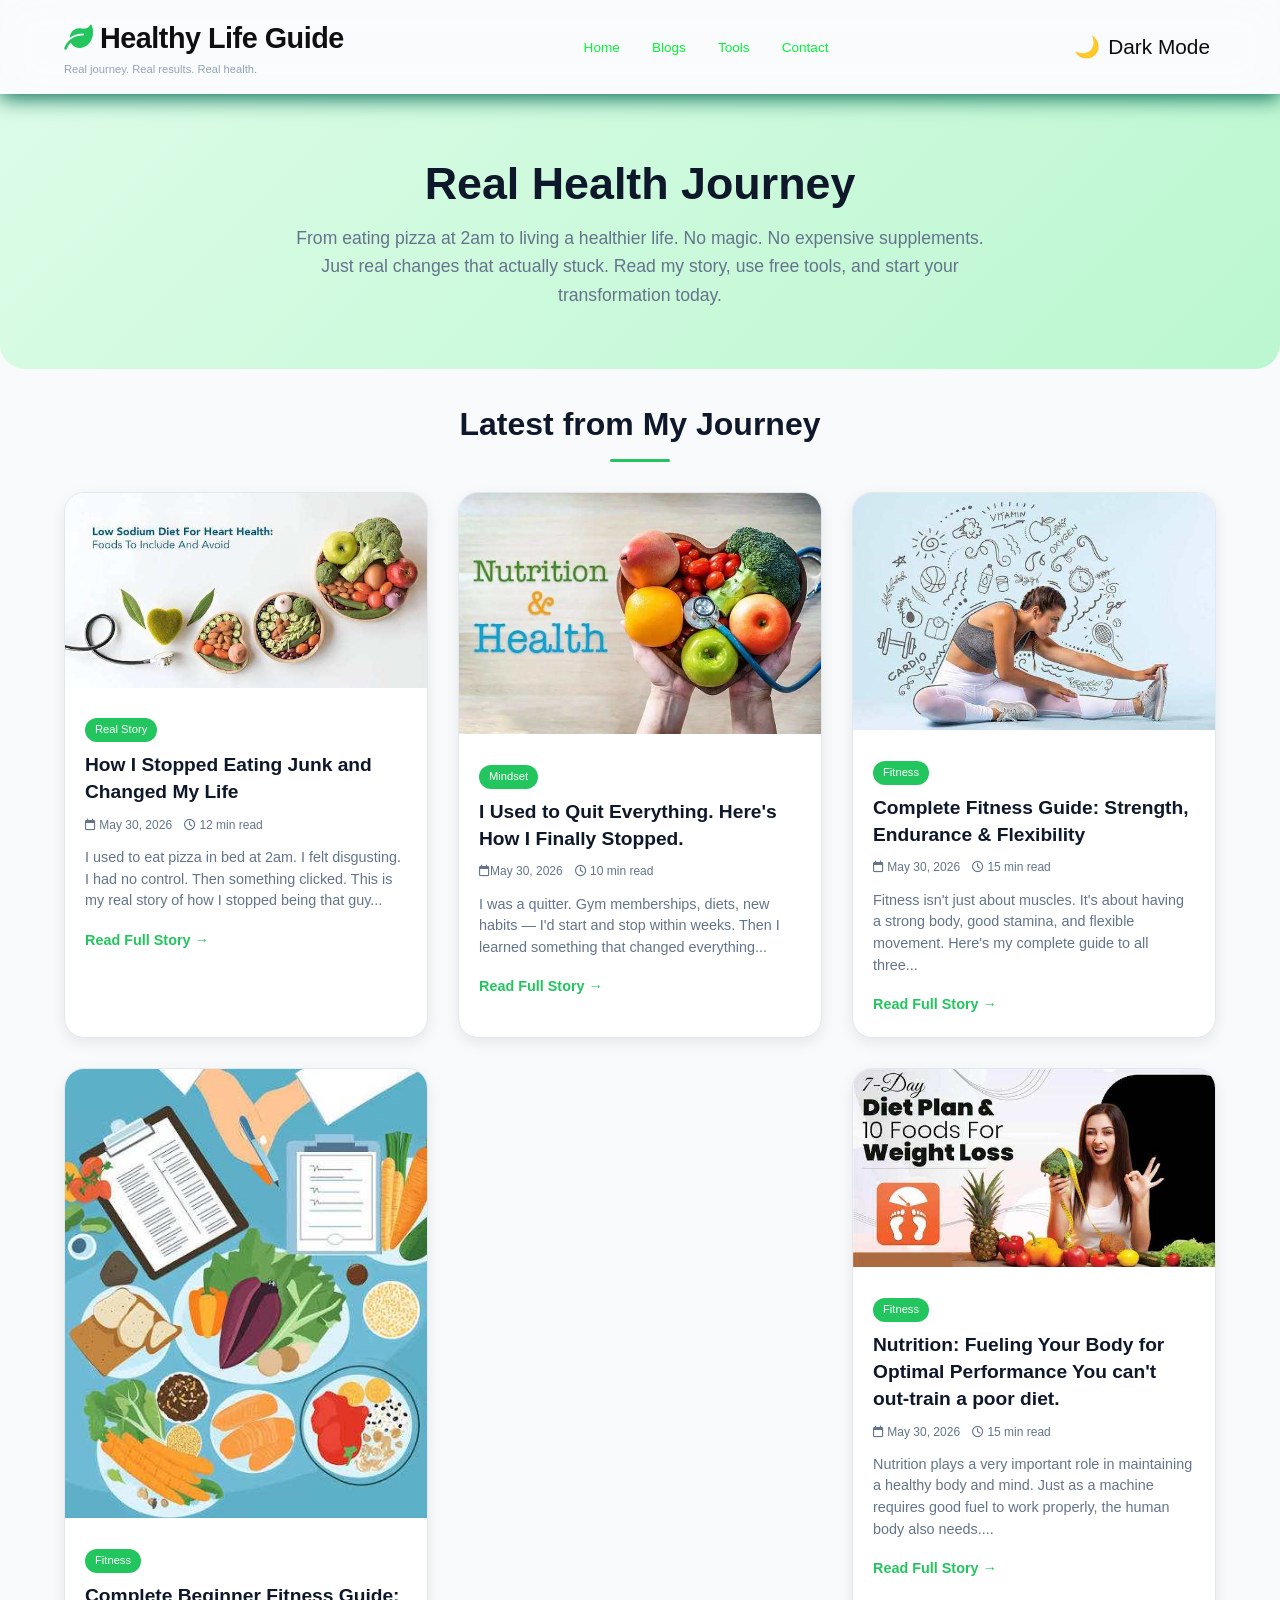
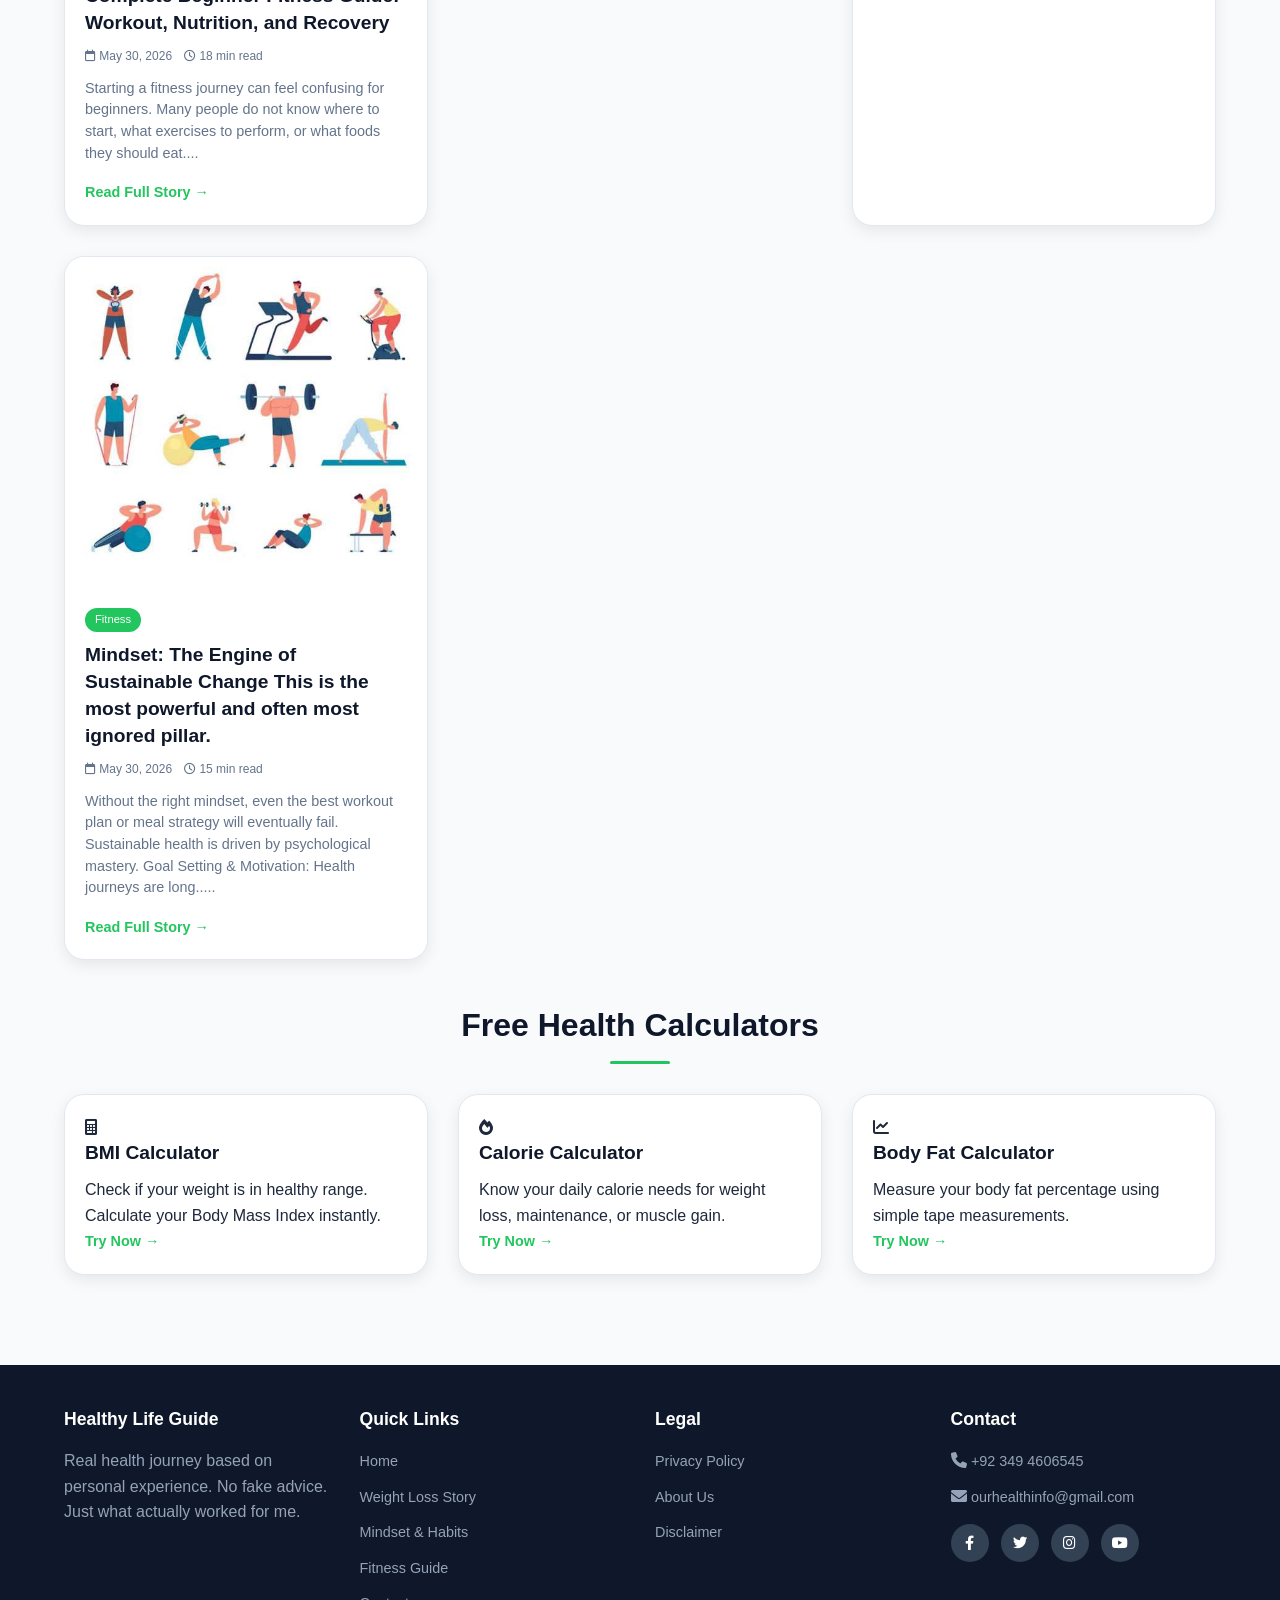
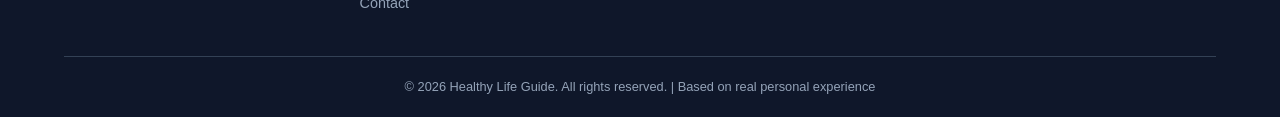
<file: index.html>
<!DOCTYPE html>
<html lang="en">
<head>
    <meta charset="UTF-8">
    <meta name="viewport" content="width=device-width, initial-scale=1.0">
    
    <title>Healthy Life Guide | Real Fitness, Nutrition & Weight Loss Journey</title>
    <meta name="description" content="Real health journey from junk food addict to healthy living. Read my weight loss story, get fitness tips, nutrition advice, and use free health calculators.">
    <meta name="keywords" content="weight loss journey, fitness guide, healthy diet, home workout, BMI calculator, calorie calculator, real health story, personal experience">
    <meta name="author" content="Healthy Life Guide">
    <meta name="robots" content="index, follow">
    
    <link rel="canonical" href="http://apexwellness.netlify.app/index.html">

    <!-- Open Graph -->
    <meta property="og:title" content="Healthy Life Guide | Real Fitness, Nutrition & Weight Loss Journey">
    <meta property="og:description" content="Real health journey from junk food addict to healthy living. Read my story and use free tools.">
    <meta property="og:type" content="website">
    <meta property="og:url" content="https://ourhealthinfo.com/">
    
    <!-- Twitter Card -->
    <meta name="twitter:card" content="summary_large_image">
    <meta name="twitter:title" content="Healthy Life Guide">
    <meta name="twitter:description" content="Real weight loss journey, fitness tips, and free health calculators">
    
    <!-- Favicon -->
    <link rel="icon" href="pictures/favicon.png" type="image/jpeg">

    <!-- Google AdSense -->
    <script async src="https://pagead2.googlesyndication.com/pagead/js/adsbygoogle.js?client=ca-pub-5123298033596186"
    crossorigin="anonymous"></script>

    <!-- Auto-Scroll Script (Hidden) -->

    <!-- Google tag (gtag.js) -->
   <!-- Google tag (gtag.js) -->
<script async src="https://www.googletagmanager.com/gtag/js?id=G-XFYR91ED2V"></script>
<script>
  window.dataLayer = window.dataLayer || [];
  function gtag(){dataLayer.push(arguments);}
  gtag('js', new Date());

  gtag('config', 'G-XFYR91ED2V');
</script>

    <!-- Schema Markup -->
    <script type="application/ld+json">
    {
        "@context": "https://schema.org",
        "@type": "WebSite",
        "name": "Healthy Life Guide",
        "url": "https://ourhealthinfo.com",
        "description": "Real health journey based on personal experience",
        "potentialAction": {
            "@type": "SearchAction",
            "target": "https://ourhealthinfo.com/search?q={search_term_string}",
            "query-input": "required name=search_term_string"
        }
    }
    </script>
    
    <link rel="stylesheet" href="css/style.css">
    <link rel="stylesheet" href="https://cdnjs.cloudflare.com/ajax/libs/font-awesome/6.0.0-beta3/css/all.min.css">
    <link rel="icon" type="image/png" href="assets/favicon.jpg">
</head>
<body>

<header class="site-header">
    <div class="container header-content">
        <div class="logo">
            <h1><i class="fas fa-leaf"></i> Healthy Life Guide</h1>
            <p>Real journey. Real results. Real health.</p>
        </div>
        <nav class="main-nav">
            <ul>
                <li><a href="index.html">Home</a></li>
                <li><a href="#blogs">Blogs</a></li>
                <li><a href="#tools">Tools</a></li>
                <li><a href="contact.html">Contact</a></li>
            </ul>
        </nav>
        <button id="darkModeToggle" class="dark-mode-toggle">
            🌙 <span>Dark Mode</span>
        </button>
    </div>
</header>

<section class="hero">
    <div class="container">
        <h1> Real Health Journey</h1>
        <p>From eating pizza at 2am to living a healthier life. No magic. No expensive supplements. Just real changes that actually stuck. Read my story, use free tools, and start your transformation today.</p>
    </div>
</section>


        
      

<!-- Main Layout with Sidebar -->
<main class="container main-layout">
    
    <!-- LEFT COLUMN: Main Content -->
    <div class="main-content">
        
        <!-- Blogs Section -->
        <section id="blogs">
            <h2 class="section-title">Latest from My Journey</h2>
            <div class="blog-grid">
                
                <article class="blog-card">
                    <img src="assets/weight-loss-journey.jpg" alt="Weight loss transformation journey before and after" class="blog-img" title="My Weight Loss Transformation Story" loading="lazy">
                    <div class="blog-content">
                        <span class="blog-category">Real Story</span>
                        <h3><a href="blog/my-weight-loss-journey.html">How I Stopped Eating Junk and Changed My Life</a></h3>
                        <div class="blog-meta">
                            <span><i class="far fa-calendar"></i> May 30, 2026</span>
                            <span><i class="far fa-clock"></i> 12 min read</span>
                        </div>
                        <p class="blog-excerpt">I used to eat pizza in bed at 2am. I felt disgusting. I had no control. Then something clicked. This is my real story of how I stopped being that guy...</p>
                        <a href="blog/my-weight-loss-journey.html" class="read-more">Read Full Story →</a>
                    </div>
                </article>
                
                <article class="blog-card">
                    <img src="assets/healthy-diet.jpg" alt="Healthy balanced diet meal" class="blog-img" title="My Healthy Eating Transformation" loading="lazy">
                    <div class="blog-content">
                        <span class="blog-category">Mindset</span>
                        <h3><a href="blog/how-i-started-healthy-diet.html">I Used to Quit Everything. Here's How I Finally Stopped.</a></h3>
                        <div class="blog-meta">
                            <span><i class="far fa-calendar"></i>May 30, 2026</span>
                            <span><i class="far fa-clock"></i> 10 min read</span>
                        </div>
                        <p class="blog-excerpt">I was a quitter. Gym memberships, diets, new habits — I'd start and stop within weeks. Then I learned something that changed everything...</p>
                        <a href="blog/how-i-started-healthy-diet.html" class="read-more">Read Full Story →</a>
                    </div>
                </article>
                
                <article class="blog-card">
                    <img src="assets/daily-fitness.jpg" alt="Home workout fitness routine" class="blog-img" title="Complete Home Fitness Guide" loading="lazy">
                    <div class="blog-content">
                        <span class="blog-category">Fitness</span>
                        <h3><a href="blog/my-daily-fitness-routine.html">Complete Fitness Guide: Strength, Endurance & Flexibility</a></h3>
                        <div class="blog-meta">
                            <span><i class="far fa-calendar"></i> May 30, 2026</span>
                            <span><i class="far fa-clock"></i> 15 min read</span>
                        </div>
                        <p class="blog-excerpt">Fitness isn't just about muscles. It's about having a strong body, good stamina, and flexible movement. Here's my complete guide to all three...</p>
                        <a href="blog/my-daily-fitness-routine.html" class="read-more">Read Full Story →</a>
                    </div>
                </article>

                <article class="blog-card">
                    <img src="assets/2nd_optimized_optimized.jpg" alt="Home workout fitness routine" class="blog-img" title="Complete Home Fitness Guide" loading="lazy">
                    <div class="blog-content">
                        <span class="blog-category">Fitness</span>
                        <h3><a href="blog/Complete-Beginner-Fitness-Guide.html">Complete Beginner Fitness Guide: Workout, Nutrition, and Recovery</a></h3>
                        <div class="blog-meta">
                            <span><i class="far fa-calendar"></i> May 30, 2026</span>
                            <span><i class="far fa-clock"></i> 18 min read</span>
                        </div>
                        <p class="blog-excerpt">Starting a fitness journey can feel confusing for beginners. Many people do not know where to start, what exercises to perform, or what foods they should eat....</p>
                        <a href="blog/Complete-Beginner-Fitness-Guide.html" class="read-more">Read Full Story →</a>
                    </div>
                </article>
                       <!-- IN-ARTICLE AD (After tools section) -->
            <div class="inarticle-ad">
                <ins class="adsbygoogle"
                     style="display:block; text-align:center;"
                     data-ad-layout="in-article"
                     data-ad-format="fluid"
                     data-ad-client="ca-pub-5123298033596186"
                     data-ad-slot="1799684906"></ins>
                <script>
                     (adsbygoogle = window.adsbygoogle || []).push({});
                </script>
            </div>
                <article class="blog-card">
                    <img src="assets/20251025_025932_optimized.jpg" alt="Home workout fitness routine" class="blog-img" title="Complete Home Fitness Guide" loading="lazy">
                    <div class="blog-content">
                        <span class="blog-category">Fitness</span>
                        <h3><a href="blog/complete-nutrition-guide.html">Nutrition: Fueling Your Body for Optimal Performance You can't out-train a poor diet.</a></h3>
                        <div class="blog-meta">
                            <span><i class="far fa-calendar"></i> May 30, 2026</span>
                            <span><i class="far fa-clock"></i> 15 min read</span>
                        </div>
                        <p class="blog-excerpt">Nutrition plays a very important role in maintaining a healthy body and mind. Just as a machine requires good fuel to work properly, the human body also needs....</p>
                        <a href="blog/complete-nutrition-guide.html" class="read-more">Read Full Story →</a>
                    </div>
                </article>

                <article class="blog-card">
                    <img src="assets/20251025_090046_optimized.jpg" alt="Home workout fitness routine" class="blog-img" title="Complete Home Fitness Guide" loading="lazy">
                    <div class="blog-content">
                        <span class="blog-category">Fitness</span>
                        <h3><a href="blog/complete-mindset-guide.html">Mindset: The Engine of Sustainable Change This is the most powerful and often most ignored pillar.</a></h3>
                        <div class="blog-meta">
                            <span><i class="far fa-calendar"></i> May 30, 2026</span>
                            <span><i class="far fa-clock"></i> 15 min read</span>
                        </div>
                        <p class="blog-excerpt">Without the right mindset, even the best workout plan or meal strategy will eventually fail. Sustainable health is driven by psychological mastery. Goal Setting & Motivation: Health journeys are long.....</p>
                        <a href="blog/complete-mindset-guide.html" class="read-more">Read Full Story →</a>
                    </div>
                </article>
            </div>
        </section>


        <!-- Tools Section -->
        <section id="tools">
            <h2 class="section-title">Free Health Calculators</h2>
            <div class="tools-grid">
                
                <div class="tool-card">
                    <div class="tool-content">
                        <div class="tool-icon"><i class="fas fa-calculator"></i></div>
                        <h3><a href="tools/bmi-calculator.html">BMI Calculator</a></h3>
                        <p>Check if your weight is in healthy range. Calculate your Body Mass Index instantly.</p>
                        <a href="tools/bmi-calculator.html" class="read-more">Try Now →</a>
                    </div>
                </div>
                
                <div class="tool-card">
                    <div class="tool-content">
                        <div class="tool-icon"><i class="fas fa-fire"></i></div>
                        <h3><a href="tools/calorie-calculator.html">Calorie Calculator</a></h3>
                        <p>Know your daily calorie needs for weight loss, maintenance, or muscle gain.</p>
                        <a href="tools/calorie-calculator.html" class="read-more">Try Now →</a>
                    </div>
                </div>
                
                <div class="tool-card">
                    <div class="tool-content">
                        <div class="tool-icon"><i class="fas fa-chart-line"></i></div>
                        <h3><a href="tools/body-fat-calculator.html">Body Fat Calculator</a></h3>
                        <p>Measure your body fat percentage using simple tape measurements.</p>
                        <a href="tools/body-fat-calculator.html" class="read-more">Try Now →</a>
                    </div>
                </div>
            </div>
        </section>
    </div>
    
</main>

<!-- MOBILE ONLY: Bottom Anchor Ad (Sticky on Mobile) -->
<!-- <div class="mobile-bottom-ad">
    <ins class="adsbygoogle"
         style="display:block"
         data-ad-client="ca-pub-5123298033596186"
         data-ad-slot="8180225611"
         data-ad-format="auto"
         data-full-width-responsive="true"></ins>
    <script>
         (adsbygoogle = window.adsbygoogle || []).push({});
    </script>
</div> -->

<footer class="site-footer">
    <div class="container">
        <div class="footer-content">
            <div class="footer-col">
                <h3>Healthy Life Guide</h3>
                <p>Real health journey based on personal experience. No fake advice. Just what actually worked for me.</p>
            </div>
            <div class="footer-col">
                <h3>Quick Links</h3>
                <ul>
                    <li><a href="index.html">Home</a></li>
                    <li><a href="blog/my-weight-loss-journey.html">Weight Loss Story</a></li>
                    <li><a href="blog/how-i-started-healthy-diet.html">Mindset & Habits</a></li>
                    <li><a href="blog/my-daily-fitness-routine.html">Fitness Guide</a></li>
                    <li><a href="contact.html">Contact</a></li>
                </ul>
            </div>
            <div class="footer-col">
                <h3>Legal</h3>
                <ul>
                    <li><a href="blog/privacy.html">Privacy Policy</a></li>
                    <li><a href="blog/about.html">About Us</a></li>
                    <li><a href="blog/disclaimer.html">Disclaimer</a></li>
                </ul>
            </div>
            <div class="footer-col">
                <h3>Contact</h3>
                <ul>
                    <li><i class="fas fa-phone"></i> <a href="tel:+923494606545">+92 349 4606545</a></li>
                    <li><i class="fas fa-envelope"></i> <a href="mailto:ourhealthinfo@gmail.com">ourhealthinfo@gmail.com</a></li>
                </ul>
                <div class="social-links" style="margin-top: 15px;">
                    <a href="#"><i class="fab fa-facebook-f"></i></a>
                    <a href="#"><i class="fab fa-twitter"></i></a>
                    <a href="#"><i class="fab fa-instagram"></i></a>
                    <a href="#"><i class="fab fa-youtube"></i></a>
                </div>
            </div>
        </div>
        <div class="footer-bottom">
            <p>&copy; 2026 Healthy Life Guide. All rights reserved. | Based on real personal experience</p>
        </div>
    </div>
</footer>

<script src="js/main.js"></script>
</body>
</html>
</file>
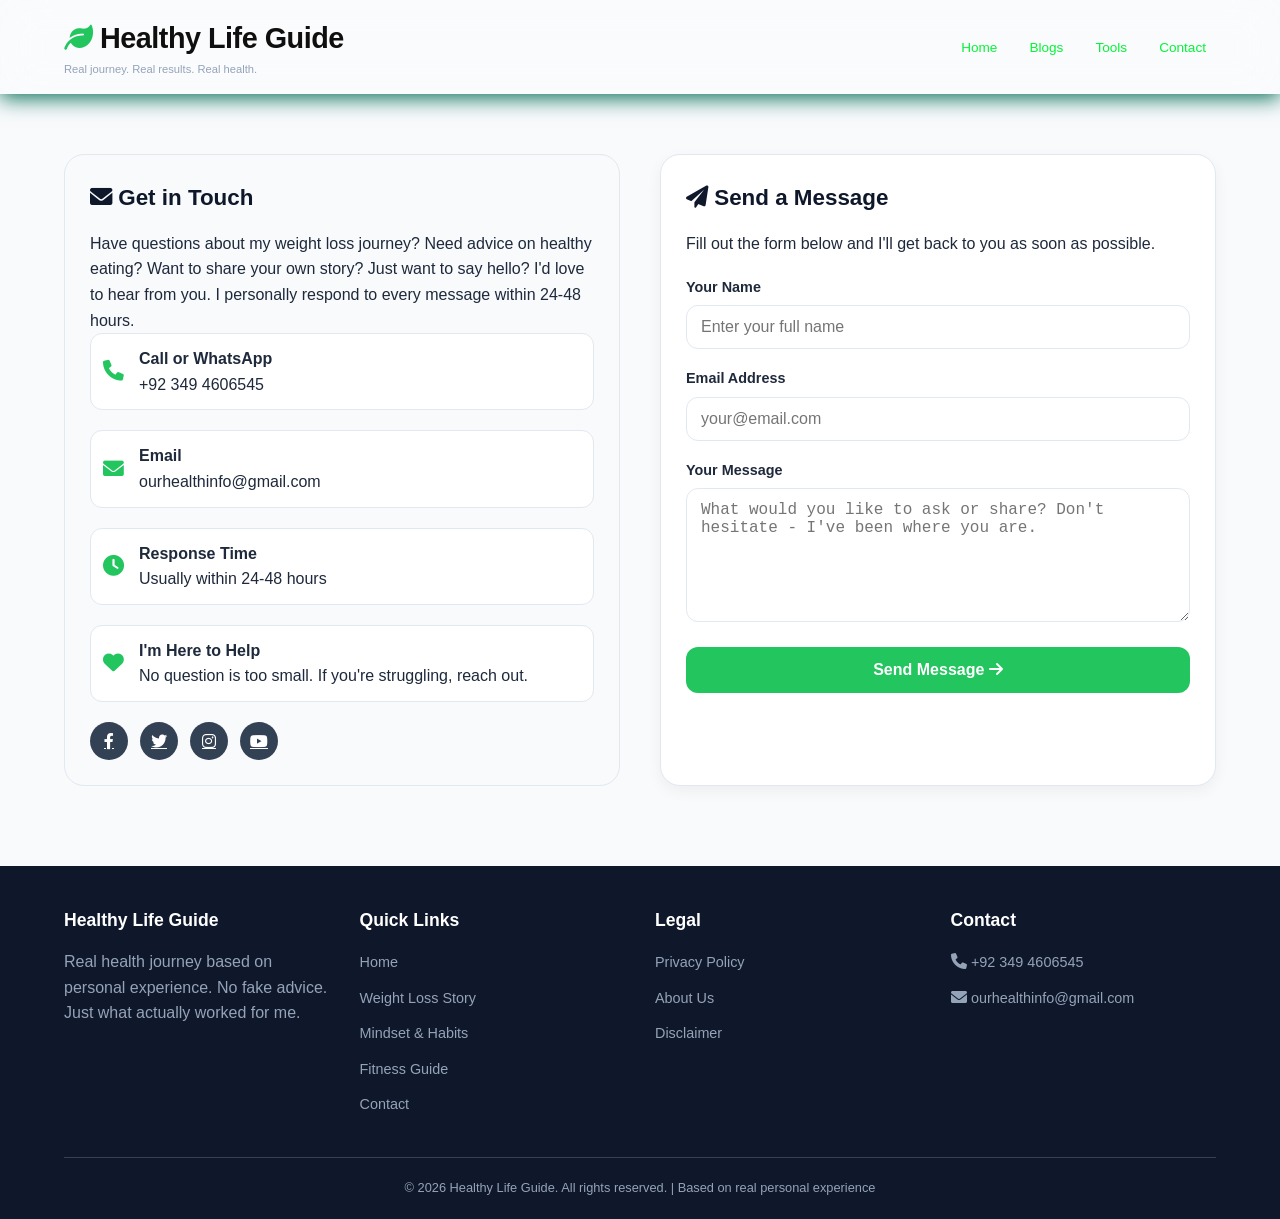
<file: contact.html>
<!DOCTYPE html>
<html lang="en">
<head>
    <meta charset="UTF-8">
    <meta name="viewport" content="width=device-width, initial-scale=1.0">
    
    <title>Contact Us - Get in Touch | Healthy Life Guide</title>
    <meta name="description" content="Contact Healthy Life Guide. Reach out with your health questions, feedback, or just to say hello. I personally reply to every message.">
    <meta name="keywords" content="contact health blog, health questions, get in touch, health consultation, feedback">
    <meta name="author" content="Healthy Life Guide">
    <meta name="robots" content="index, follow">
    
    <link rel="canonical" href="http://apexwellness.netlify.app/contact.html">
    
    <!-- Favicon -->
    <link rel="icon" href="pictures/favicon.png" type="image/jpeg">

    <!-- Google tag (gtag.js) -->
   <!-- Google tag (gtag.js) -->
<script async src="https://www.googletagmanager.com/gtag/js?id=G-XFYR91ED2V"></script>
<script>
  window.dataLayer = window.dataLayer || [];
  function gtag(){dataLayer.push(arguments);}
  gtag('js', new Date());

  gtag('config', 'G-XFYR91ED2V');
</script>

    <!-- Google AdSense -->
    <script async src="https://pagead2.googlesyndication.com/pagead/js/adsbygoogle.js?client=ca-pub-5123298033596186"
         crossorigin="anonymous"></script>

    <meta property="og:title" content="Contact Us - Healthy Life Guide">
    <meta property="og:description" content="Get in touch with me. I'd love to hear from you.">
    <meta property="og:type" content="website">
    
    <script type="application/ld+json">
    {
        "@context": "https://schema.org",
        "@type": "ContactPage",
        "name": "Contact Healthy Life Guide",
        "url": "https://ourhealthinfo.com/contact.html"
    }
    </script>
    
    <link rel="stylesheet" href="css/style.css">
    <link rel="stylesheet" href="https://cdnjs.cloudflare.com/ajax/libs/font-awesome/6.0.0-beta3/css/all.min.css">
    <link rel="icon" type="image/png" href="assets/favicon.jpg">
</head>
<body>

<header class="site-header">
    <div class="container header-content">
        <div class="logo">
            <h1><i class="fas fa-leaf"></i> Healthy Life Guide</h1>
            <p>Real journey. Real results. Real health.</p>
        </div>
        <nav class="main-nav">
            <ul>
                <li><a href="index.html">Home</a></li>
                <li><a href="index.html#blogs">Blogs</a></li>
                <li><a href="index.html#tools">Tools</a></li>
                <li><a href="contact.html">Contact</a></li>
            </ul>
        </nav>
    </div>
</header>

<!-- Main Layout with Sidebar for Desktop -->
<main class="container main-layout">
    
    <!-- LEFT COLUMN: Main Contact Content -->
    <div class="main-content">
        <div class="contact-container">
            
            <div class="contact-info">
                <h2><i class="fas fa-envelope"></i> Get in Touch</h2>
                <p>Have questions about my weight loss journey? Need advice on healthy eating? Want to share your own story? Just want to say hello? I'd love to hear from you. I personally respond to every message within 24-48 hours.</p>
                
                <div class="contact-detail">
                    <i class="fas fa-phone"></i>
                    <div>
                        <strong>Call or WhatsApp</strong><br>
                        <a href="tel:+923494606545">+92 349 4606545</a>
                    </div>
                </div>
                
                <div class="contact-detail">
                    <i class="fas fa-envelope"></i>
                    <div>
                        <strong>Email</strong><br>
                        <a href="mailto:ourhealthinfo@gmail.com">ourhealthinfo@gmail.com</a>
                    </div>
                </div>
                
                <div class="contact-detail">
                    <i class="fas fa-clock"></i>
                    <div>
                        <strong>Response Time</strong><br>
                        Usually within 24-48 hours
                    </div>
                </div>
                
                <div class="contact-detail">
                    <i class="fas fa-heart"></i>
                    <div>
                        <strong>I'm Here to Help</strong><br>
                        No question is too small. If you're struggling, reach out.
                    </div>
                </div>
                
                <div class="social-links" style="margin-top: 20px; justify-content: flex-start;">
                    <a href="#"><i class="fab fa-facebook-f"></i></a>
                    <a href="#"><i class="fab fa-twitter"></i></a>
                    <a href="#"><i class="fab fa-instagram"></i></a>
                    <a href="#"><i class="fab fa-youtube"></i></a>
                </div>
            </div>
            
            <div class="contact-form">
                <h2><i class="fas fa-paper-plane"></i> Send a Message</h2>
                <p style="margin-bottom: 20px;">Fill out the form below and I'll get back to you as soon as possible.</p>
                
                <form id="contactForm" onsubmit="return submitContactForm(event)">
                    <div class="form-group">
                        <label for="name">Your Name</label>
                        <input type="text" id="name" name="name" required placeholder="Enter your full name">
                    </div>
                    
                    <div class="form-group">
                        <label for="email">Email Address</label>
                        <input type="email" id="email" name="email" required placeholder="your@email.com">
                    </div>
                    
                    <div class="form-group">
                        <label for="message">Your Message</label>
                        <textarea id="message" name="message" rows="6" required placeholder="What would you like to ask or share? Don't hesitate - I've been where you are."></textarea>
                    </div>
                    
                    <button type="submit" class="btn-calculate">Send Message <i class="fas fa-arrow-right"></i></button>
                </form>
            </div>
            
        </div>
    </div>
</main>
<!-- MOBILE ONLY: Bottom Anchor Ad (Sticky on Mobile) -->
<div class="mobile-bottom-ad">
    <ins class="adsbygoogle"
         style="display:block"
         data-ad-client="ca-pub-5123298033596186"
         data-ad-slot="8180225611"
         data-ad-format="auto"
         data-full-width-responsive="true"></ins>
    <script>
         (adsbygoogle = window.adsbygoogle || []).push({});
    </script>
</div>

<footer class="site-footer">
    <div class="container">
        <div class="footer-content">
            <div class="footer-col">
                <h3>Healthy Life Guide</h3>
                <p>Real health journey based on personal experience. No fake advice. Just what actually worked for me.</p>
            </div>
            <div class="footer-col">
                <h3>Quick Links</h3>
                <ul>
                    <li><a href="index.html">Home</a></li>
                    <li><a href="blog/my-weight-loss-journey.html">Weight Loss Story</a></li>
                    <li><a href="blog/how-i-started-healthy-diet.html">Mindset & Habits</a></li>
                    <li><a href="blog/complete-beginner-fitness-guide.html">Fitness Guide</a></li>
                    <li><a href="contact.html">Contact</a></li>
                </ul>
            </div>
            <div class="footer-col">
                <h3>Legal</h3>
                <ul>
                    <li><a href="blog/privacy.html">Privacy Policy</a></li>
                    <li><a href="blog/about.html">About Us</a></li>
                    <li><a href="blog/disclaimer.html">Disclaimer</a></li>
                </ul>
            </div>
            <div class="footer-col">
                <h3>Contact</h3>
                <ul>
                    <li><i class="fas fa-phone"></i> <a href="tel:+923494606545">+92 349 4606545</a></li>
                    <li><i class="fas fa-envelope"></i> <a href="mailto:ourhealthinfo@gmail.com">ourhealthinfo@gmail.com</a></li>
                </ul>
            </div>
        </div>
        <div class="footer-bottom">
            <p>&copy; 2026 Healthy Life Guide. All rights reserved. | Based on real personal experience</p>
        </div>
    </div>
</footer>

<script src="js/main.js"></script>
<script>
// Contact Form Submission using Web3Forms (Free)
function submitContactForm(event) {
    event.preventDefault();
    
    // Get form values
    const name = document.getElementById('name').value;
    const email = document.getElementById('email').value;
    const message = document.getElementById('message').value;
    
    // Simple validation
    if (!name || !email || !message) {
        alert('Please fill in all fields.');
        return false;
    }
    
    // Email validation
    const emailPattern = /^[^\s@]+@[^\s@]+\.[^\s@]+$/;
    if (!emailPattern.test(email)) {
        alert('Please enter a valid email address.');
        return false;
    }
    
    // Show sending message
    const submitBtn = document.querySelector('#contactForm button');
    const originalText = submitBtn.innerHTML;
    submitBtn.innerHTML = '<i class="fas fa-spinner fa-spin"></i> Sending...';
    submitBtn.disabled = true;
    
    // Send to Web3Forms (Free service, no backend needed)
    // You need to replace YOUR_ACCESS_KEY with your actual Web3Forms access key
    // Sign up at https://web3forms.com/ for a free access key
    
    const formData = new FormData();
    formData.append('access_key', 'YOUR_ACCESS_KEY'); // Replace with your actual key
    formData.append('name', name);
    formData.append('email', email);
    formData.append('message', message);
    formData.append('subject', 'New Contact Form Message from Healthy Life Guide');
    
    fetch('https://api.web3forms.com/submit', {
        method: 'POST',
        body: formData
    })
    .then(response => response.json())
    .then(data => {
        if (data.success) {
            document.getElementById('contactForm').reset();
            alert('✅ Message sent successfully! I will get back to you within 24-48 hours.');
        } else {
            alert('❌ Something went wrong. Please try again or email me directly at ourhealthinfo@gmail.com');
        }
    })
    .catch(error => {
        console.error('Error:', error);
        alert('❌ Unable to send message. Please email me directly at ourhealthinfo@gmail.com');
    })
    .finally(() => {
        submitBtn.innerHTML = originalText;
        submitBtn.disabled = false;
    });
    
    return false;
}
</script>
</body>
</html>
</file>
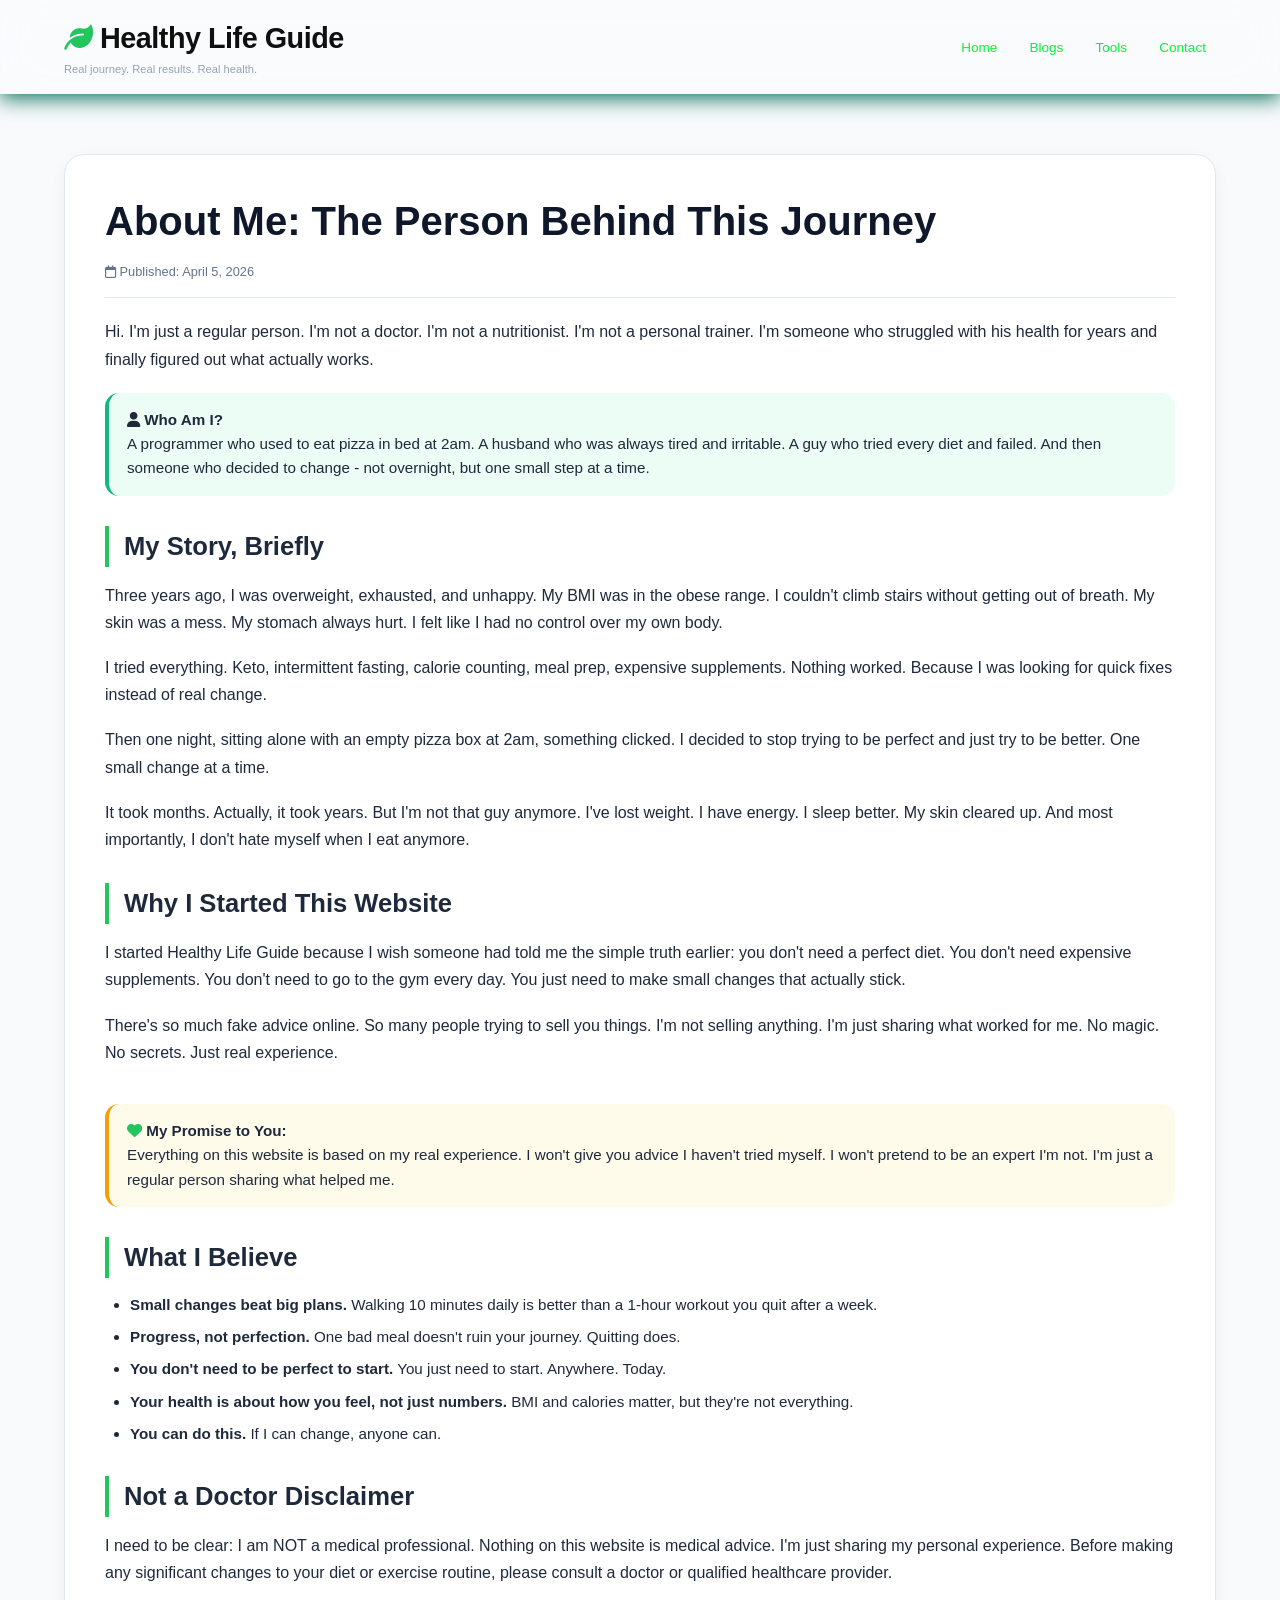
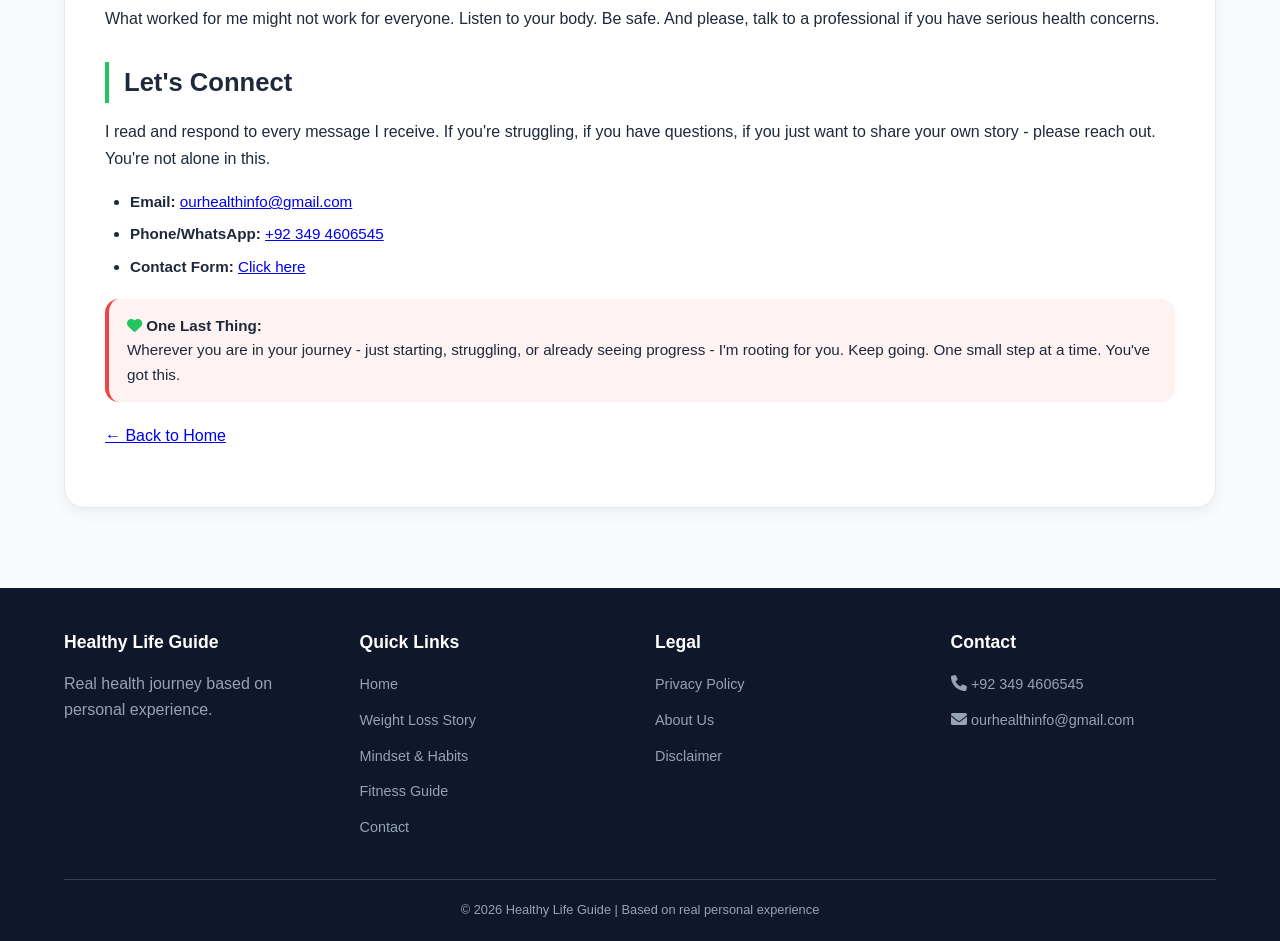
<file: blog/about.html>
<!DOCTYPE html>
<html lang="en">
<head>
    <meta charset="UTF-8">
    <meta name="viewport" content="width=device-width, initial-scale=1.0">
    
    <title>About Me - My Real Health Journey | Healthy Life Guide</title>
    <meta name="description" content="About the person behind Healthy Life Guide. Read my real story - from junk food addict to healthy living. No fake advice. Just real experience.">
    <meta name="keywords" content="about me, health journey, real story, weight loss story, personal experience, healthy life guide">
    <meta name="author" content="Healthy Life Guide">
    <meta name="robots" content="index, follow">
    
    <link rel="canonical" href="http://apexwellness.netlify.app/blog/about.html">
    
    <!-- Favicon -->
    <link rel="icon" href="../pictures/favicon.png" type="image/jpeg">

    <!-- Google tag (gtag.js) -->
   <!-- Google tag (gtag.js) -->
<script async src="https://www.googletagmanager.com/gtag/js?id=G-XFYR91ED2V"></script>
<script>
  window.dataLayer = window.dataLayer || [];
  function gtag(){dataLayer.push(arguments);}
  gtag('js', new Date());

  gtag('config', 'G-XFYR91ED2V');
</script>

    <!-- Google AdSense -->
    <script async src="https://pagead2.googlesyndication.com/pagead/js/adsbygoogle.js?client=ca-pub-5123298033596186"
         crossorigin="anonymous"></script>

    <meta property="og:title" content="About Me - My Real Health Journey">
    <meta property="og:description" content="Real story of someone who struggled with health and finally found what works.">
    <meta property="og:type" content="website">
    
    <link rel="stylesheet" href="../css/style.css">
    <link rel="stylesheet" href="https://cdnjs.cloudflare.com/ajax/libs/font-awesome/6.0.0-beta3/css/all.min.css">
    <link rel="icon" type="image/png" href="../assets/favicon.jpg">
</head>
<body>

<header class="site-header">
    <div class="container header-content">
        <div class="logo">
            <h1><i class="fas fa-leaf"></i> Healthy Life Guide</h1>
            <p>Real journey. Real results. Real health.</p>
        </div>
        <nav class="main-nav">
            <ul>
                <li><a href="../index.html">Home</a></li>
                <li><a href="../index.html#blogs">Blogs</a></li>
                <li><a href="../index.html#tools">Tools</a></li>
                <li><a href="../contact.html">Contact</a></li>
            </ul>
        </nav>
    </div>
</header>

<!-- Main Layout with Sidebar for Desktop -->
<main class="container main-layout">
    
    <!-- LEFT COLUMN: Main Content -->
    <div class="main-content">
        <article class="blog-post">
            
            <h1>About Me: The Person Behind This Journey</h1>
            
            <div class="post-meta">
                <span><i class="far fa-calendar"></i> Published: April 5, 2026</span>
            </div>
            
            <p>Hi. I'm just a regular person. I'm not a doctor. I'm not a nutritionist. I'm not a personal trainer. I'm someone who struggled with his health for years and finally figured out what actually works.</p>
            
            <!-- IN-ARTICLE AD 1 (After first paragraph) -->
            <!-- <div class="inarticle-ad">
                <ins class="adsbygoogle"
                     style="display:block; text-align:center;"
                     data-ad-layout="in-article"
                     data-ad-format="fluid"
                     data-ad-client="ca-pub-5123298033596186"
                     data-ad-slot="1799684906"></ins>
                <script>
                     (adsbygoogle = window.adsbygoogle || []).push({});
                </script>
            </div> -->
            
            <div class="info-box">
                <i class="fas fa-user"></i> <strong>Who Am I?</strong><br>
                A programmer who used to eat pizza in bed at 2am. A husband who was always tired and irritable. A guy who tried every diet and failed. And then someone who decided to change - not overnight, but one small step at a time.
            </div>
            
            <h2>My Story, Briefly</h2>
            
            <p>Three years ago, I was overweight, exhausted, and unhappy. My BMI was in the obese range. I couldn't climb stairs without getting out of breath. My skin was a mess. My stomach always hurt. I felt like I had no control over my own body.</p>
            
            <p>I tried everything. Keto, intermittent fasting, calorie counting, meal prep, expensive supplements. Nothing worked. Because I was looking for quick fixes instead of real change.</p>
            
            <p>Then one night, sitting alone with an empty pizza box at 2am, something clicked. I decided to stop trying to be perfect and just try to be better. One small change at a time.</p>
            
            <p>It took months. Actually, it took years. But I'm not that guy anymore. I've lost weight. I have energy. I sleep better. My skin cleared up. And most importantly, I don't hate myself when I eat anymore.</p>
            
            <h2>Why I Started This Website</h2>
            
            <p>I started Healthy Life Guide because I wish someone had told me the simple truth earlier: you don't need a perfect diet. You don't need expensive supplements. You don't need to go to the gym every day. You just need to make small changes that actually stick.</p>
            
            <p>There's so much fake advice online. So many people trying to sell you things. I'm not selling anything. I'm just sharing what worked for me. No magic. No secrets. Just real experience.</p>
            
            <!-- IN-ARTICLE AD 2 (Middle of content) -->
            <div class="inarticle-ad">
                <ins class="adsbygoogle"
                     style="display:block; text-align:center;"
                     data-ad-layout="in-article"
                     data-ad-format="fluid"
                     data-ad-client="ca-pub-5123298033596186"
                     data-ad-slot="1799684906"></ins>
                <script>
                     (adsbygoogle = window.adsbygoogle || []).push({});
                </script>
            </div>
            
            <div class="tip-box">
                <i class="fas fa-heart" style="color:#22c55e"></i> <strong>My Promise to You:</strong><br>
                Everything on this website is based on my real experience. I won't give you advice I haven't tried myself. I won't pretend to be an expert I'm not. I'm just a regular person sharing what helped me.
            </div>
            
            <h2>What I Believe</h2>
            
            <ul>
                <li><strong>Small changes beat big plans.</strong> Walking 10 minutes daily is better than a 1-hour workout you quit after a week.</li>
                <li><strong>Progress, not perfection.</strong> One bad meal doesn't ruin your journey. Quitting does.</li>
                <li><strong>You don't need to be perfect to start.</strong> You just need to start. Anywhere. Today.</li>
                <li><strong>Your health is about how you feel, not just numbers.</strong> BMI and calories matter, but they're not everything.</li>
                <li><strong>You can do this.</strong> If I can change, anyone can.</li>
            </ul>
            
            <h2>Not a Doctor Disclaimer</h2>
            
            <p>I need to be clear: I am NOT a medical professional. Nothing on this website is medical advice. I'm just sharing my personal experience. Before making any significant changes to your diet or exercise routine, please consult a doctor or qualified healthcare provider.</p>
            
            <p>What worked for me might not work for everyone. Listen to your body. Be safe. And please, talk to a professional if you have serious health concerns.</p>
            
            <h2>Let's Connect</h2>
            
            <p>I read and respond to every message I receive. If you're struggling, if you have questions, if you just want to share your own story - please reach out. You're not alone in this.</p>
            
            <ul>
                <li><strong>Email:</strong> <a href="mailto:ourhealthinfo@gmail.com">ourhealthinfo@gmail.com</a></li>
                <li><strong>Phone/WhatsApp:</strong> <a href="tel:+923494606545">+92 349 4606545</a></li>
                <li><strong>Contact Form:</strong> <a href="../contact.html">Click here</a></li>
            </ul>
            
            <div class="warning-box">
                <i class="fas fa-heart" style="color:#22c55e"></i> <strong>One Last Thing:</strong><br>
                Wherever you are in your journey - just starting, struggling, or already seeing progress - I'm rooting for you. Keep going. One small step at a time. You've got this.
            </div>
            
            <p><a href="../index.html">← Back to Home</a></p>
            
        </article>
    </div>
    
    
</main>

<!-- MOBILE ONLY: Bottom Anchor Ad (Sticky on Mobile) -->
<div class="mobile-bottom-ad">
    <ins class="adsbygoogle"
         style="display:block"
         data-ad-client="ca-pub-5123298033596186"
         data-ad-slot="8180225611"
         data-ad-format="auto"
         data-full-width-responsive="true"></ins>
    <script>
         (adsbygoogle = window.adsbygoogle || []).push({});
    </script>
</div>

<footer class="site-footer">
    <div class="container">
        <div class="footer-content">
            <div class="footer-col">
                <h3>Healthy Life Guide</h3>
                <p>Real health journey based on personal experience.</p>
            </div>
            <div class="footer-col">
                <h3>Quick Links</h3>
                <ul>
                    <li><a href="../index.html">Home</a></li>
                    <li><a href="my-weight-loss-journey.html">Weight Loss Story</a></li>
                    <li><a href="how-i-started-healthy-diet.html">Mindset & Habits</a></li>
                    <li><a href="complete-beginner-fitness-guide.html">Fitness Guide</a></li>
                    <li><a href="../contact.html">Contact</a></li>
                </ul>
            </div>
            <div class="footer-col">
                <h3>Legal</h3>
                <ul>
                    <li><a href="privacy.html">Privacy Policy</a></li>
                    <li><a href="about.html">About Us</a></li>
                    <li><a href="disclaimer.html">Disclaimer</a></li>
                </ul>
            </div>
            <div class="footer-col">
                <h3>Contact</h3>
                <ul>
                    <li><i class="fas fa-phone"></i> <a href="tel:+923494606545">+92 349 4606545</a></li>
                    <li><i class="fas fa-envelope"></i> <a href="mailto:ourhealthinfo@gmail.com">ourhealthinfo@gmail.com</a></li>
                </ul>
            </div>
        </div>
        <div class="footer-bottom">
            <p>&copy; 2026 Healthy Life Guide | Based on real personal experience</p>
        </div>
    </div>
</footer>

<script src="../js/main.js"></script>

</body>
</html>
</file>
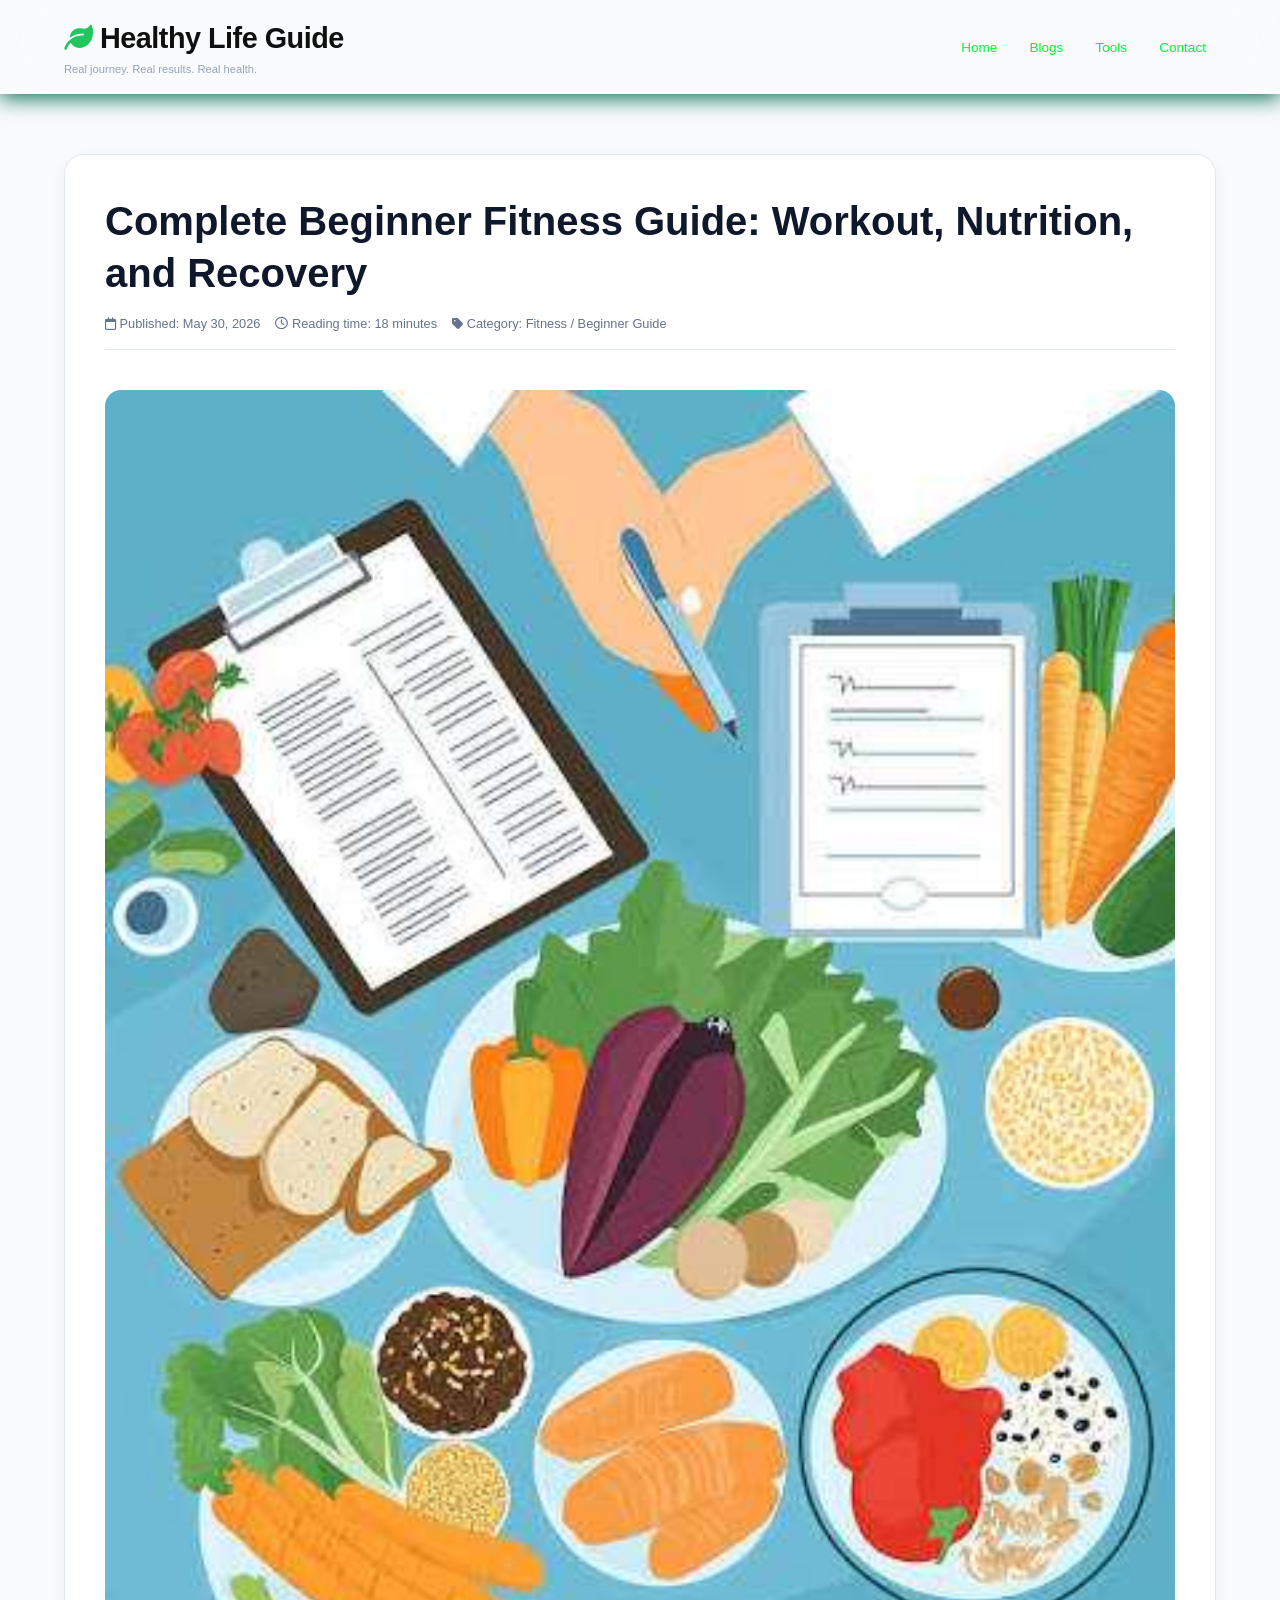
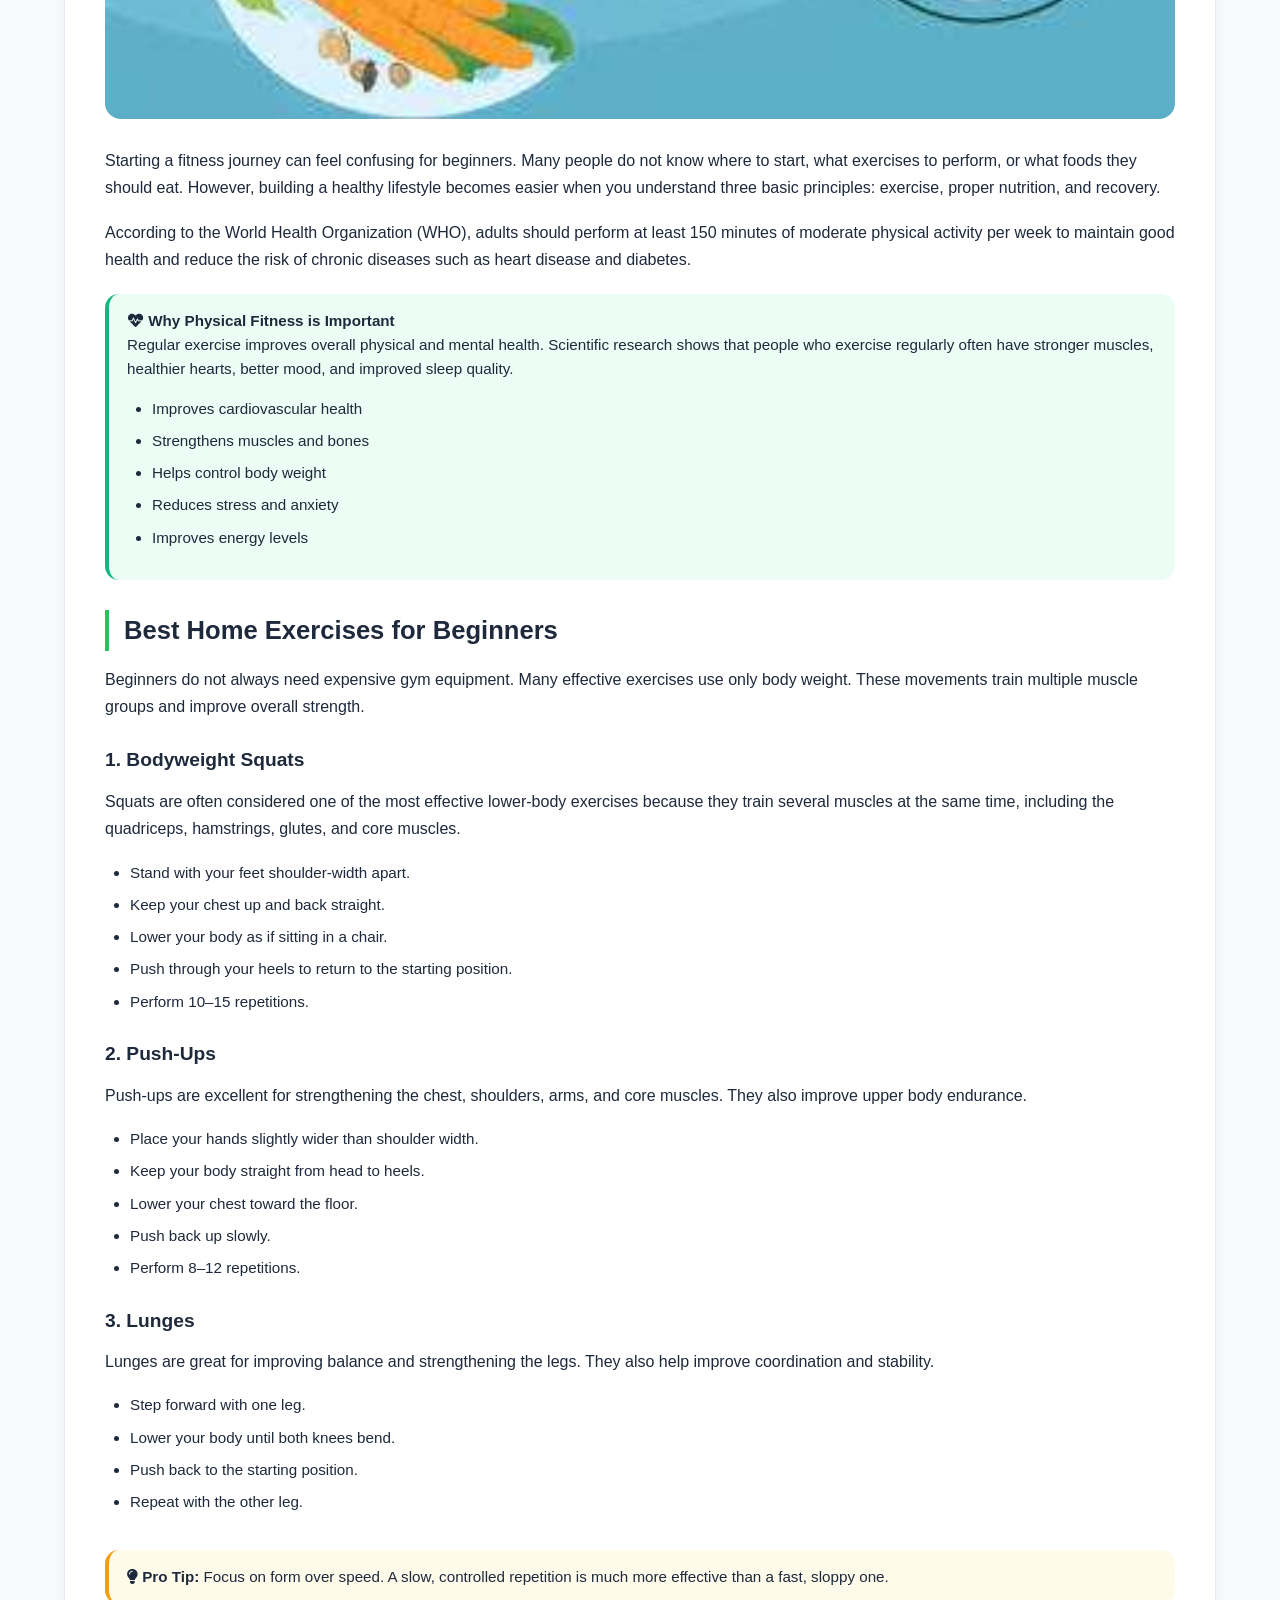
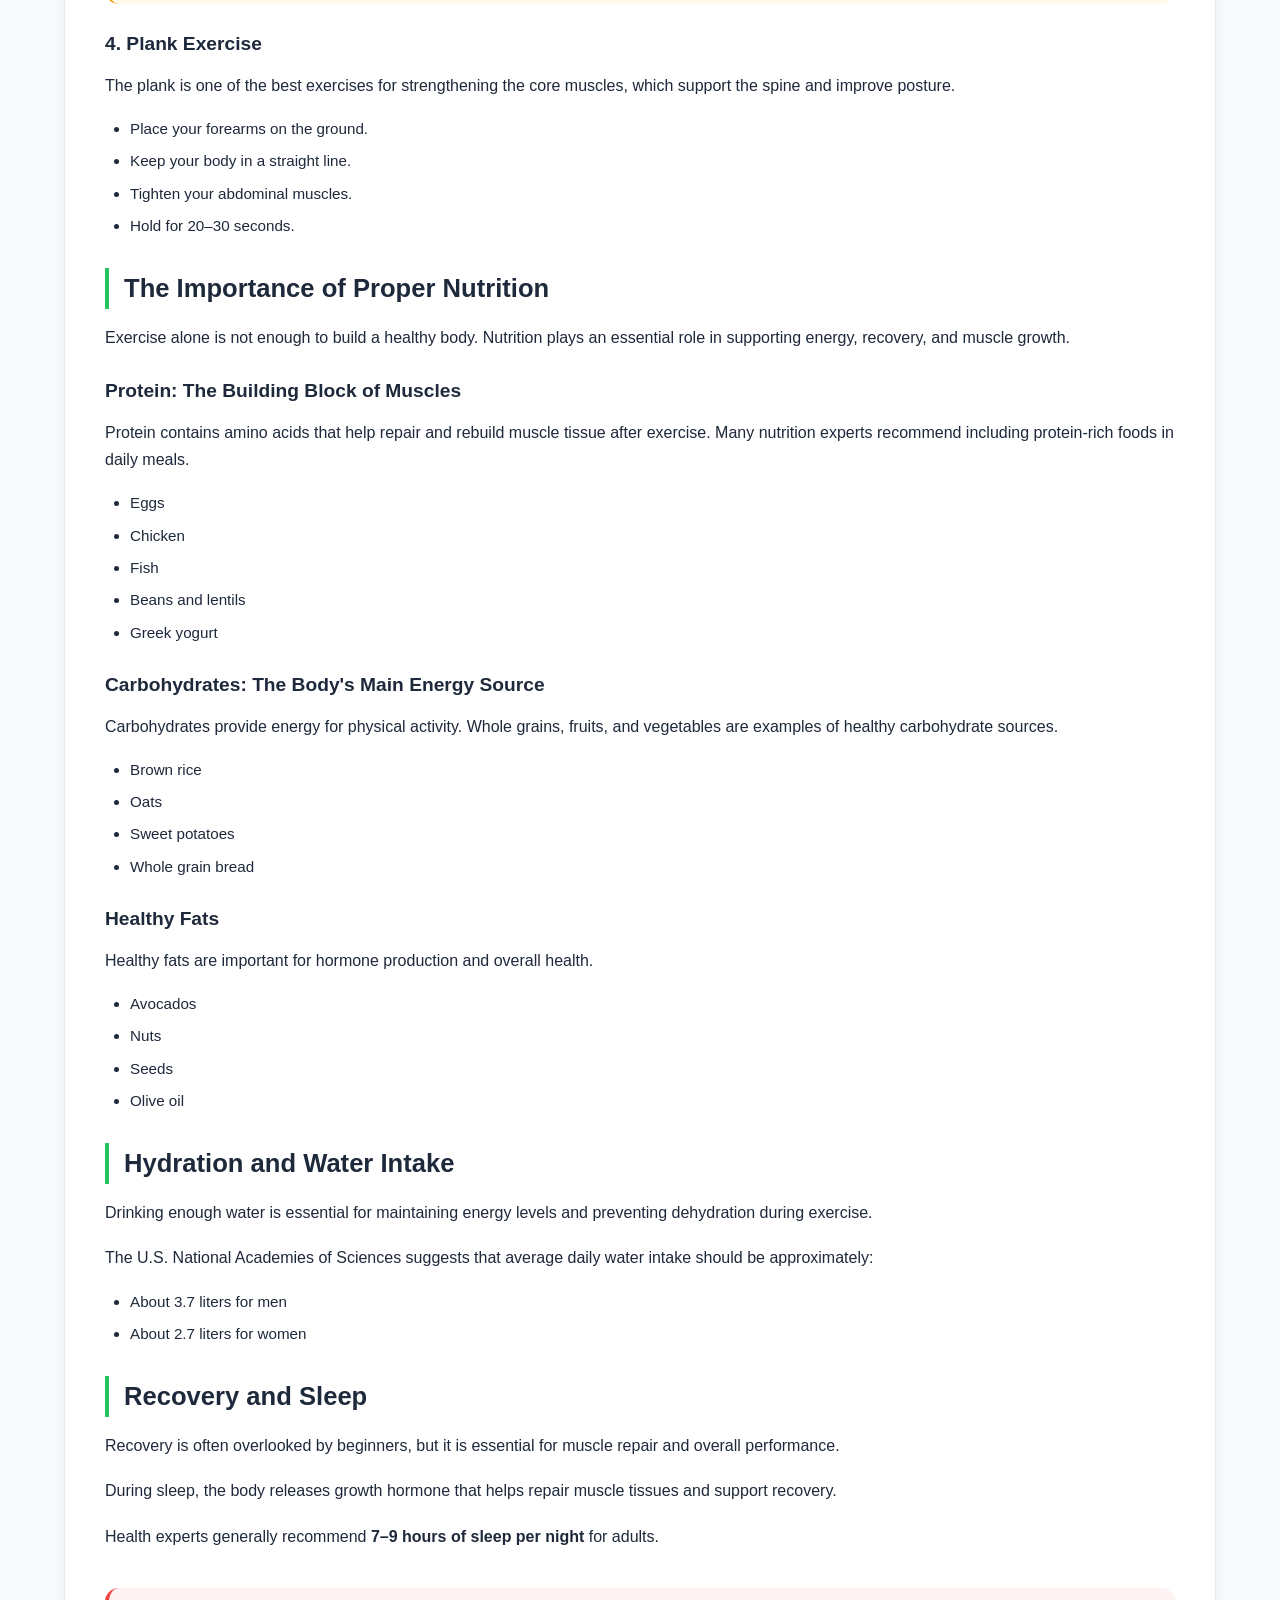
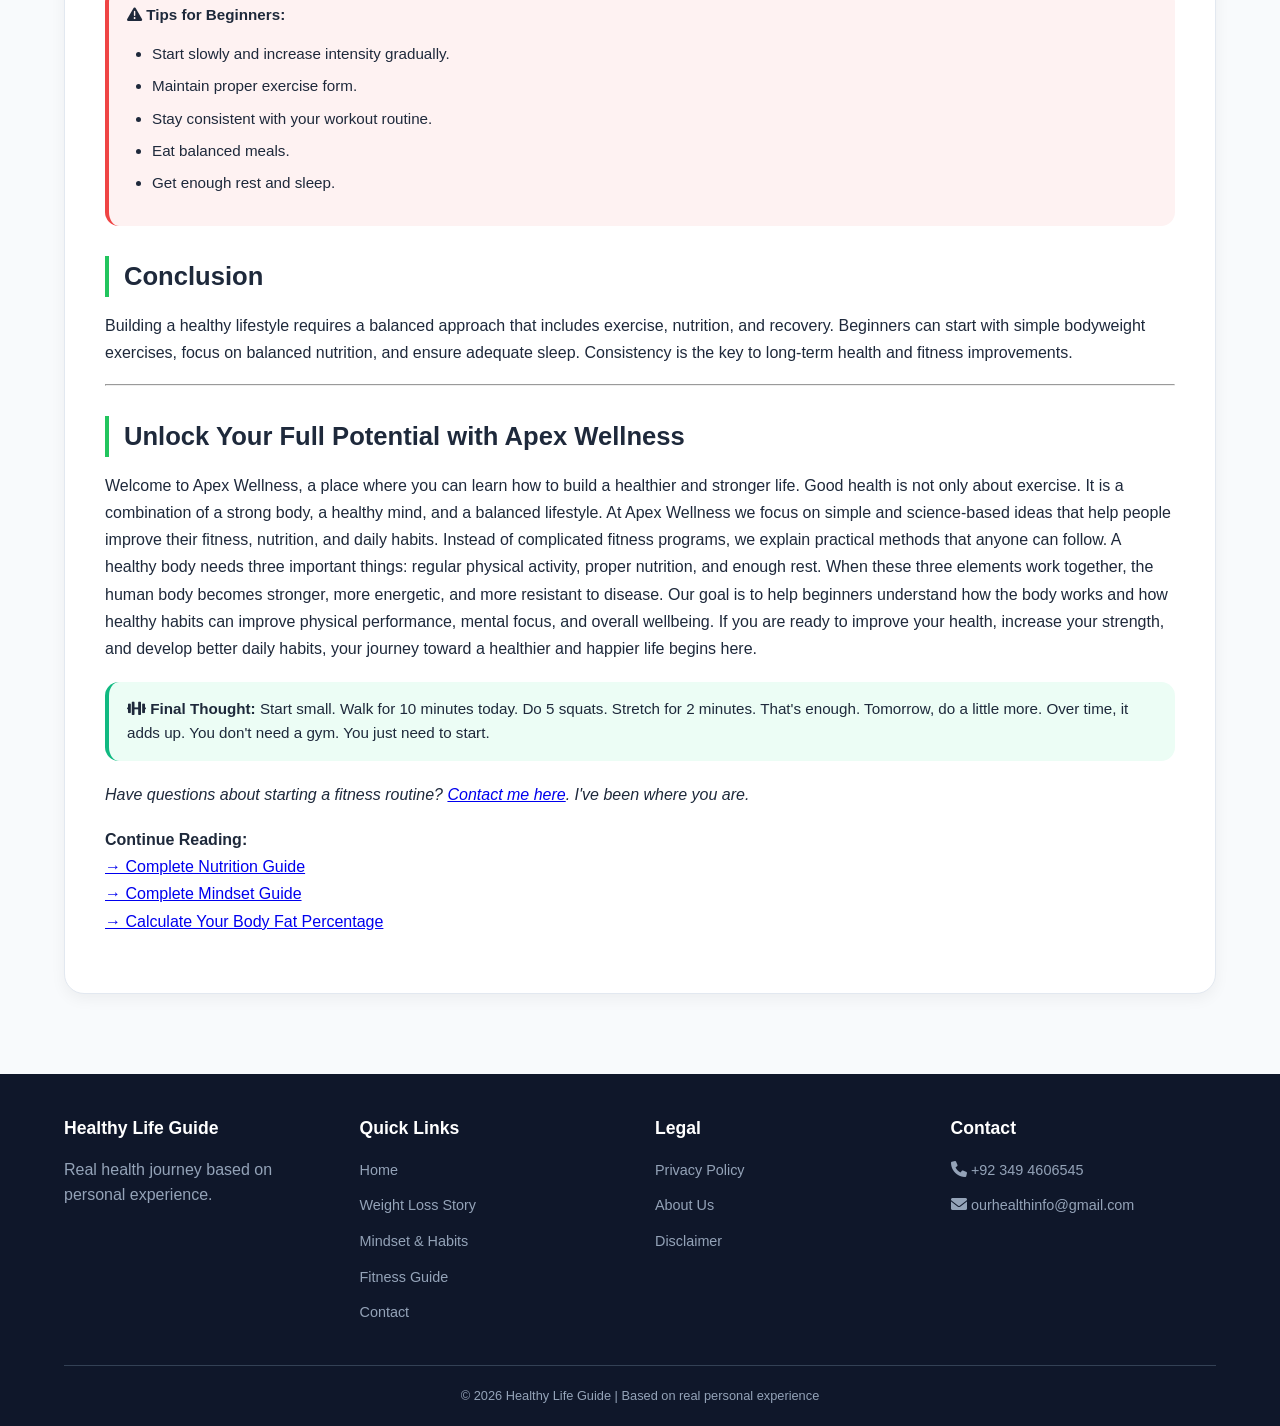
<file: blog/complete-beginner-fitness-guide.html>
<!DOCTYPE html>
<html lang="en">
<head>
    <meta charset="UTF-8">
    <meta name="viewport" content="width=device-width, initial-scale=1.0">
    
    <!-- Updated Title and Meta Description for SEO -->
    <title>Complete Beginner Fitness Guide: Workout, Nutrition, and Recovery | Apex Wellness</title>
    <meta name="description" content="Complete beginner fitness guide covering workout, nutrition, and recovery. Home exercises, nutrition tips, and science-based advice for a healthy lifestyle.">
    <meta name="keywords" content="beginner fitness guide, home workout, nutrition for beginners, fitness recovery, healthy lifestyle, compound exercises">
    <meta name="author" content="Apex Wellness">
    <meta name="robots" content="index, follow">
    
    <link rel="canonical" href="http://apexwellness.netlify.app/blog/complete-beginner-fitness-guide.html">
    
    <meta property="og:title" content="Complete Beginner Fitness Guide: Workout, Nutrition, and Recovery">
    <meta property="og:description" content="Home exercises, nutrition tips, and science-based advice for a healthy lifestyle.">
    <meta property="og:type" content="article">
    
    <!-- Favicon -->
    <link rel="icon" href="../pictures/favicon.png" type="image/jpeg">

   <!-- Google tag (gtag.js) -->
<script async src="https://www.googletagmanager.com/gtag/js?id=G-XFYR91ED2V"></script>
<script>
  window.dataLayer = window.dataLayer || [];
  function gtag(){dataLayer.push(arguments);}
  gtag('js', new Date());

  gtag('config', 'G-XFYR91ED2V');
</script>

    <!-- Google AdSense -->
    <script async src="https://pagead2.googlesyndication.com/pagead/js/adsbygoogle.js?client=ca-pub-5123298033596186"
         crossorigin="anonymous"></script>

    <!-- Updated Schema Markup -->
    <script type="application/ld+json">
    {
        "@context": "https://schema.org",
        "@type": "BlogPosting",
        "headline": "Complete Beginner Fitness Guide: Workout, Nutrition, and Recovery",
        "description": "A comprehensive beginner's guide to fitness covering home workouts, nutrition, and recovery.",
        "author": {"@type": "Person", "name": "Apex Wellness"},
        "datePublished": "2026-05-30",
        "dateModified": "2026-05-30"
    }
    </script>
    
    <link rel="stylesheet" href="../css/style.css">
    <link rel="stylesheet" href="https://cdnjs.cloudflare.com/ajax/libs/font-awesome/6.0.0-beta3/css/all.min.css">
    <link rel="icon" type="image/png" href="../assets/favicon.jpg">
</head>
<body>

<header class="site-header">
    <div class="container header-content">
        <div class="logo">
            <h1><i class="fas fa-leaf"></i> Healthy Life Guide</h1>
            <p>Real journey. Real results. Real health.</p>
        </div>
        <nav class="main-nav">
            <ul>
                <li><a href="../index.html">Home</a></li>
                <li><a href="../index.html#blogs">Blogs</a></li>
                <li><a href="../index.html#tools">Tools</a></li>
                <li><a href="../contact.html">Contact</a></li>
            </ul>
        </nav>
    </div>
</header>

<!-- Main Layout with Sidebar for Desktop -->
<main class="container main-layout">
    
    <!-- LEFT COLUMN: Main Blog Content -->
    <div class="main-content">
        <article class="blog-post">
            
            <h1>Complete Beginner Fitness Guide: Workout, Nutrition, and Recovery</h1>
            
            <div class="post-meta">
                <span><i class="far fa-calendar"></i> Published: May 30, 2026</span>
                <span><i class="far fa-clock"></i> Reading time: 18 minutes</span>
                <span><i class="fas fa-tag"></i> Category: Fitness / Beginner Guide</span>
            </div>
            
            <img src="../assets/2nd_optimized_optimized.jpg" alt="Person doing home workout exercises including pushups and squats" class="post-image" title="Complete Beginner Fitness Guide" loading="lazy">
            
            <!-- Content Starts Here -->
            <p>Starting a fitness journey can feel confusing for beginners. Many people do not know where to start, what exercises to perform, or what foods they should eat. However, building a healthy lifestyle becomes easier when you understand three basic principles: exercise, proper nutrition, and recovery.</p>
            
            <p>According to the World Health Organization (WHO), adults should perform at least 150 minutes of moderate physical activity per week to maintain good health and reduce the risk of chronic diseases such as heart disease and diabetes.</p>
            
            <!-- IN-ARTICLE AD 1 (After first few paragraphs) -->
            <!-- <div class="inarticle-ad">
                <ins class="adsbygoogle"
                     style="display:block; text-align:center;"
                     data-ad-layout="in-article"
                     data-ad-format="fluid"
                     data-ad-client="ca-pub-5123298033596186"
                     data-ad-slot="1799684906"></ins>
                <script>
                     (adsbygoogle = window.adsbygoogle || []).push({});
                </script>
            </div> -->
            
            <div class="info-box">
                <i class="fas fa-heartbeat"></i> <strong>Why Physical Fitness is Important</strong><br>
                Regular exercise improves overall physical and mental health. Scientific research shows that people who exercise regularly often have stronger muscles, healthier hearts, better mood, and improved sleep quality.
                <ul>
                    <li>Improves cardiovascular health</li>
                    <li>Strengthens muscles and bones</li>
                    <li>Helps control body weight</li>
                    <li>Reduces stress and anxiety</li>
                    <li>Improves energy levels</li>
                </ul>
            </div>

            <h2>Best Home Exercises for Beginners</h2>
            <p>Beginners do not always need expensive gym equipment. Many effective exercises use only body weight. These movements train multiple muscle groups and improve overall strength.</p>
            
            <h3>1. Bodyweight Squats</h3>
            <p>Squats are often considered one of the most effective lower-body exercises because they train several muscles at the same time, including the quadriceps, hamstrings, glutes, and core muscles.</p>
            <ul>
                <li>Stand with your feet shoulder-width apart.</li>
                <li>Keep your chest up and back straight.</li>
                <li>Lower your body as if sitting in a chair.</li>
                <li>Push through your heels to return to the starting position.</li>
                <li>Perform 10–15 repetitions.</li>
            </ul>
            
            <h3>2. Push-Ups</h3>
            <p>Push-ups are excellent for strengthening the chest, shoulders, arms, and core muscles. They also improve upper body endurance.</p>
            <ul>
                <li>Place your hands slightly wider than shoulder width.</li>
                <li>Keep your body straight from head to heels.</li>
                <li>Lower your chest toward the floor.</li>
                <li>Push back up slowly.</li>
                <li>Perform 8–12 repetitions.</li>
            </ul>
            
            <h3>3. Lunges</h3>
            <p>Lunges are great for improving balance and strengthening the legs. They also help improve coordination and stability.</p>
            <ul>
                <li>Step forward with one leg.</li>
                <li>Lower your body until both knees bend.</li>
                <li>Push back to the starting position.</li>
                <li>Repeat with the other leg.</li>
            </ul>

            <!-- IN-ARTICLE AD 2 (Middle of content) -->
            <div class="inarticle-ad">
                <ins class="adsbygoogle"
                     style="display:block; text-align:center;"
                     data-ad-layout="in-article"
                     data-ad-format="fluid"
                     data-ad-client="ca-pub-5123298033596186"
                     data-ad-slot="1799684906"></ins>
                <script>
                     (adsbygoogle = window.adsbygoogle || []).push({});
                </script>
            </div>

            <div class="tip-box">
                <i class="fas fa-lightbulb"></i> <strong>Pro Tip:</strong> Focus on form over speed. A slow, controlled repetition is much more effective than a fast, sloppy one.
            </div>

            <h3>4. Plank Exercise</h3>
            <p>The plank is one of the best exercises for strengthening the core muscles, which support the spine and improve posture.</p>
            <ul>
                <li>Place your forearms on the ground.</li>
                <li>Keep your body in a straight line.</li>
                <li>Tighten your abdominal muscles.</li>
                <li>Hold for 20–30 seconds.</li>
            </ul>

            <h2>The Importance of Proper Nutrition</h2>
            <p>Exercise alone is not enough to build a healthy body. Nutrition plays an essential role in supporting energy, recovery, and muscle growth.</p>
            
            <h3>Protein: The Building Block of Muscles</h3>
            <p>Protein contains amino acids that help repair and rebuild muscle tissue after exercise. Many nutrition experts recommend including protein-rich foods in daily meals.</p>
            <ul>
                <li>Eggs</li>
                <li>Chicken</li>
                <li>Fish</li>
                <li>Beans and lentils</li>
                <li>Greek yogurt</li>
            </ul>
            
            <h3>Carbohydrates: The Body's Main Energy Source</h3>
            <p>Carbohydrates provide energy for physical activity. Whole grains, fruits, and vegetables are examples of healthy carbohydrate sources.</p>
            <ul>
                <li>Brown rice</li>
                <li>Oats</li>
                <li>Sweet potatoes</li>
                <li>Whole grain bread</li>
            </ul>
            
            <h3>Healthy Fats</h3>
            <p>Healthy fats are important for hormone production and overall health.</p>
            <ul>
                <li>Avocados</li>
                <li>Nuts</li>
                <li>Seeds</li>
                <li>Olive oil</li>
            </ul>

            <h2>Hydration and Water Intake</h2>
            <p>Drinking enough water is essential for maintaining energy levels and preventing dehydration during exercise.</p>
            <p>The U.S. National Academies of Sciences suggests that average daily water intake should be approximately:</p>
            <ul>
                <li>About 3.7 liters for men</li>
                <li>About 2.7 liters for women</li>
            </ul>

            <h2>Recovery and Sleep</h2>
            <p>Recovery is often overlooked by beginners, but it is essential for muscle repair and overall performance.</p>
            <p>During sleep, the body releases growth hormone that helps repair muscle tissues and support recovery.</p>
            <p>Health experts generally recommend <strong>7–9 hours of sleep per night</strong> for adults.</p>

            <!-- IN-ARTICLE AD 3 (Before conclusion) -->
            <div class="inarticle-ad">
                <ins class="adsbygoogle"
                     style="display:block; text-align:center;"
                     data-ad-layout="in-article"
                     data-ad-format="fluid"
                     data-ad-client="ca-pub-5123298033596186"
                     data-ad-slot="1799684906"></ins>
                <script>
                     (adsbygoogle = window.adsbygoogle || []).push({});
                </script>
            </div>

            <div class="warning-box">
                <i class="fas fa-exclamation-triangle"></i> <strong>Tips for Beginners:</strong>
                <ul>
                    <li>Start slowly and increase intensity gradually.</li>
                    <li>Maintain proper exercise form.</li>
                    <li>Stay consistent with your workout routine.</li>
                    <li>Eat balanced meals.</li>
                    <li>Get enough rest and sleep.</li>
                </ul>
            </div>

            <h2>Conclusion</h2>
            <p>Building a healthy lifestyle requires a balanced approach that includes exercise, nutrition, and recovery. Beginners can start with simple bodyweight exercises, focus on balanced nutrition, and ensure adequate sleep. Consistency is the key to long-term health and fitness improvements.</p>

            <hr>

            <h2>Unlock Your Full Potential with Apex Wellness</h2>
            <p>Welcome to Apex Wellness, a place where you can learn how to build a healthier and stronger life. Good health is not only about exercise. It is a combination of a strong body, a healthy mind, and a balanced lifestyle. At Apex Wellness we focus on simple and science-based ideas that help people improve their fitness, nutrition, and daily habits. Instead of complicated fitness programs, we explain practical methods that anyone can follow. A healthy body needs three important things: regular physical activity, proper nutrition, and enough rest. When these three elements work together, the human body becomes stronger, more energetic, and more resistant to disease. Our goal is to help beginners understand how the body works and how healthy habits can improve physical performance, mental focus, and overall wellbeing. If you are ready to improve your health, increase your strength, and develop better daily habits, your journey toward a healthier and happier life begins here.</p>

            <div class="info-box">
                <i class="fas fa-dumbbell"></i> <strong>Final Thought:</strong> Start small. Walk for 10 minutes today. Do 5 squats. Stretch for 2 minutes. That's enough. Tomorrow, do a little more. Over time, it adds up. You don't need a gym. You just need to start.
            </div>

            <p><em>Have questions about starting a fitness routine? <a href="../contact.html">Contact me here</a>. I've been where you are.</em></p>
            
            <p><strong>Continue Reading:</strong><br>
            <a href="complete-nutrition-guide.html">→ Complete Nutrition Guide</a><br>
            <a href="complete-mindset-guide.html">→ Complete Mindset Guide</a><br>
            <a href="../tools/body-fat-calculator.html">→ Calculate Your Body Fat Percentage</a></p>
            
        </article>
    </div>
    
   
</main>

<!-- MOBILE ONLY: Bottom Anchor Ad (Sticky on Mobile) -->
<!-- <div class="mobile-bottom-ad">
    <ins class="adsbygoogle"
         style="display:block"
         data-ad-client="ca-pub-5123298033596186"
         data-ad-slot="8180225611"
         data-ad-format="auto"
         data-full-width-responsive="true"></ins>
    <script>
         (adsbygoogle = window.adsbygoogle || []).push({});
    </script>
</div> -->

<footer class="site-footer">
    <div class="container">
        <div class="footer-content">
            <div class="footer-col">
                <h3>Healthy Life Guide</h3>
                <p>Real health journey based on personal experience.</p>
            </div>
            <div class="footer-col">
                <h3>Quick Links</h3>
                <ul>
                    <li><a href="../index.html">Home</a></li>
                    <li><a href="my-weight-loss-journey.html">Weight Loss Story</a></li>
                    <li><a href="how-i-started-healthy-diet.html">Mindset & Habits</a></li>
                    <li><a href="my-daily-fitness-routine.html">Fitness Guide</a></li>
                    <li><a href="../contact.html">Contact</a></li>
                </ul>
            </div>
            <div class="footer-col">
                <h3>Legal</h3>
                <ul>
                    <li><a href="privacy.html">Privacy Policy</a></li>
                    <li><a href="about.html">About Us</a></li>
                    <li><a href="disclaimer.html">Disclaimer</a></li>
                </ul>
            </div>
            <div class="footer-col">
                <h3>Contact</h3>
                <ul>
                    <li><i class="fas fa-phone"></i> <a href="tel:+923494606545">+92 349 4606545</a></li>
                    <li><i class="fas fa-envelope"></i> <a href="mailto:ourhealthinfo@gmail.com">ourhealthinfo@gmail.com</a></li>
                </ul>
            </div>
        </div>
        <div class="footer-bottom">
            <p>&copy; 2026 Healthy Life Guide | Based on real personal experience</p>
        </div>
    </div>
</footer>

<script src="../js/main.js"></script>

</body>
</html>
</file>
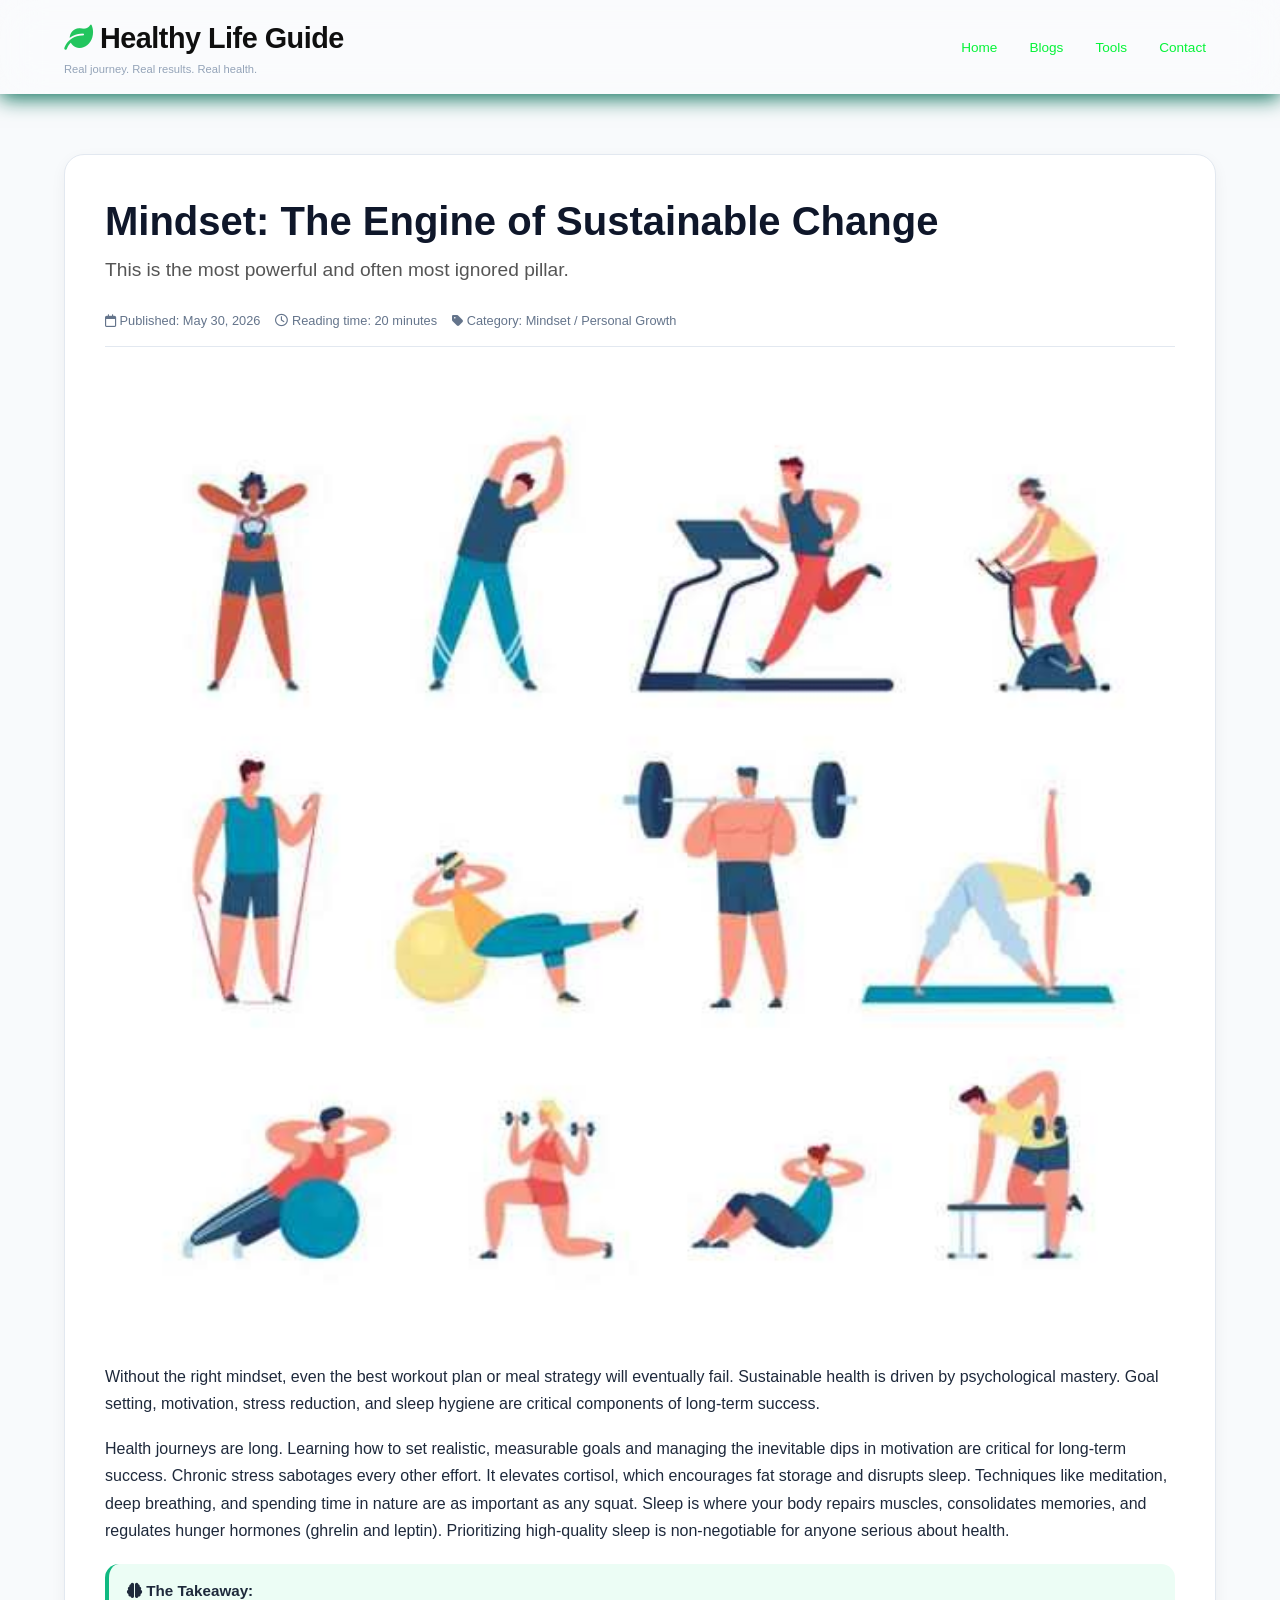
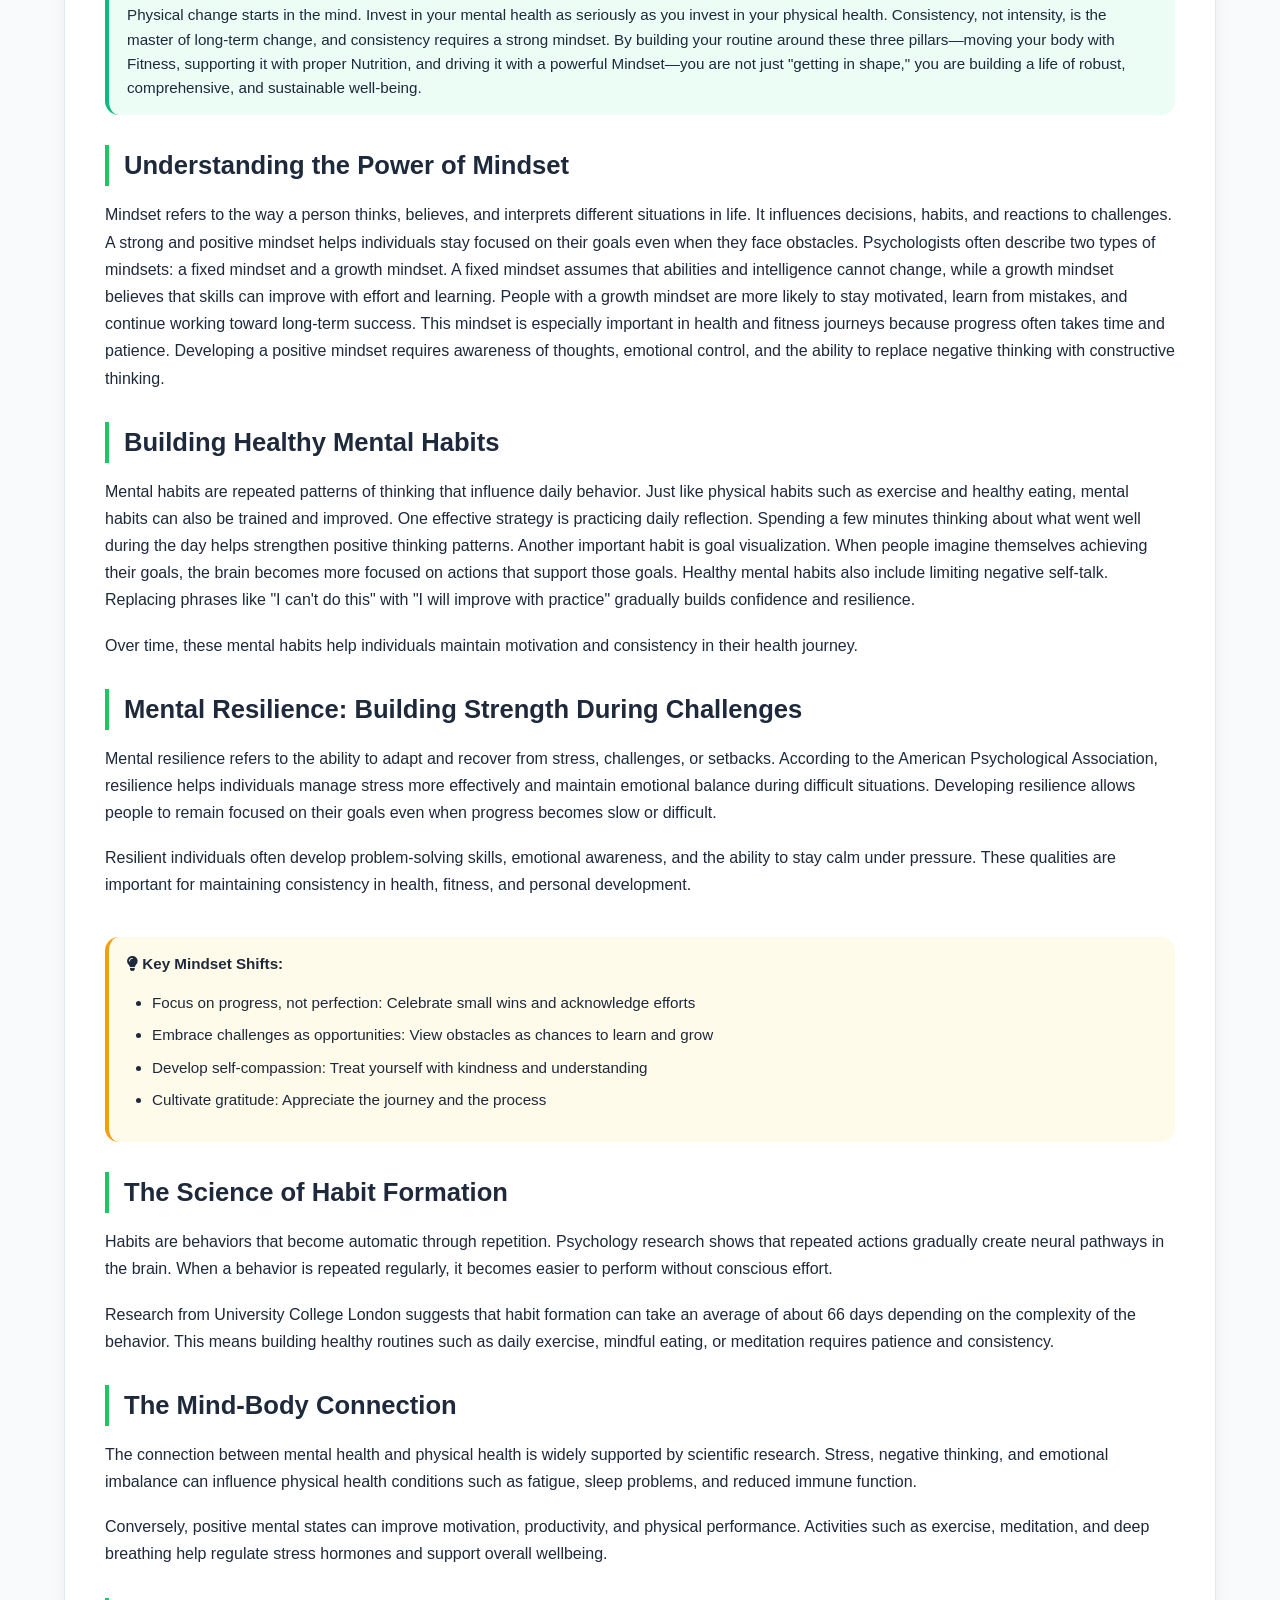
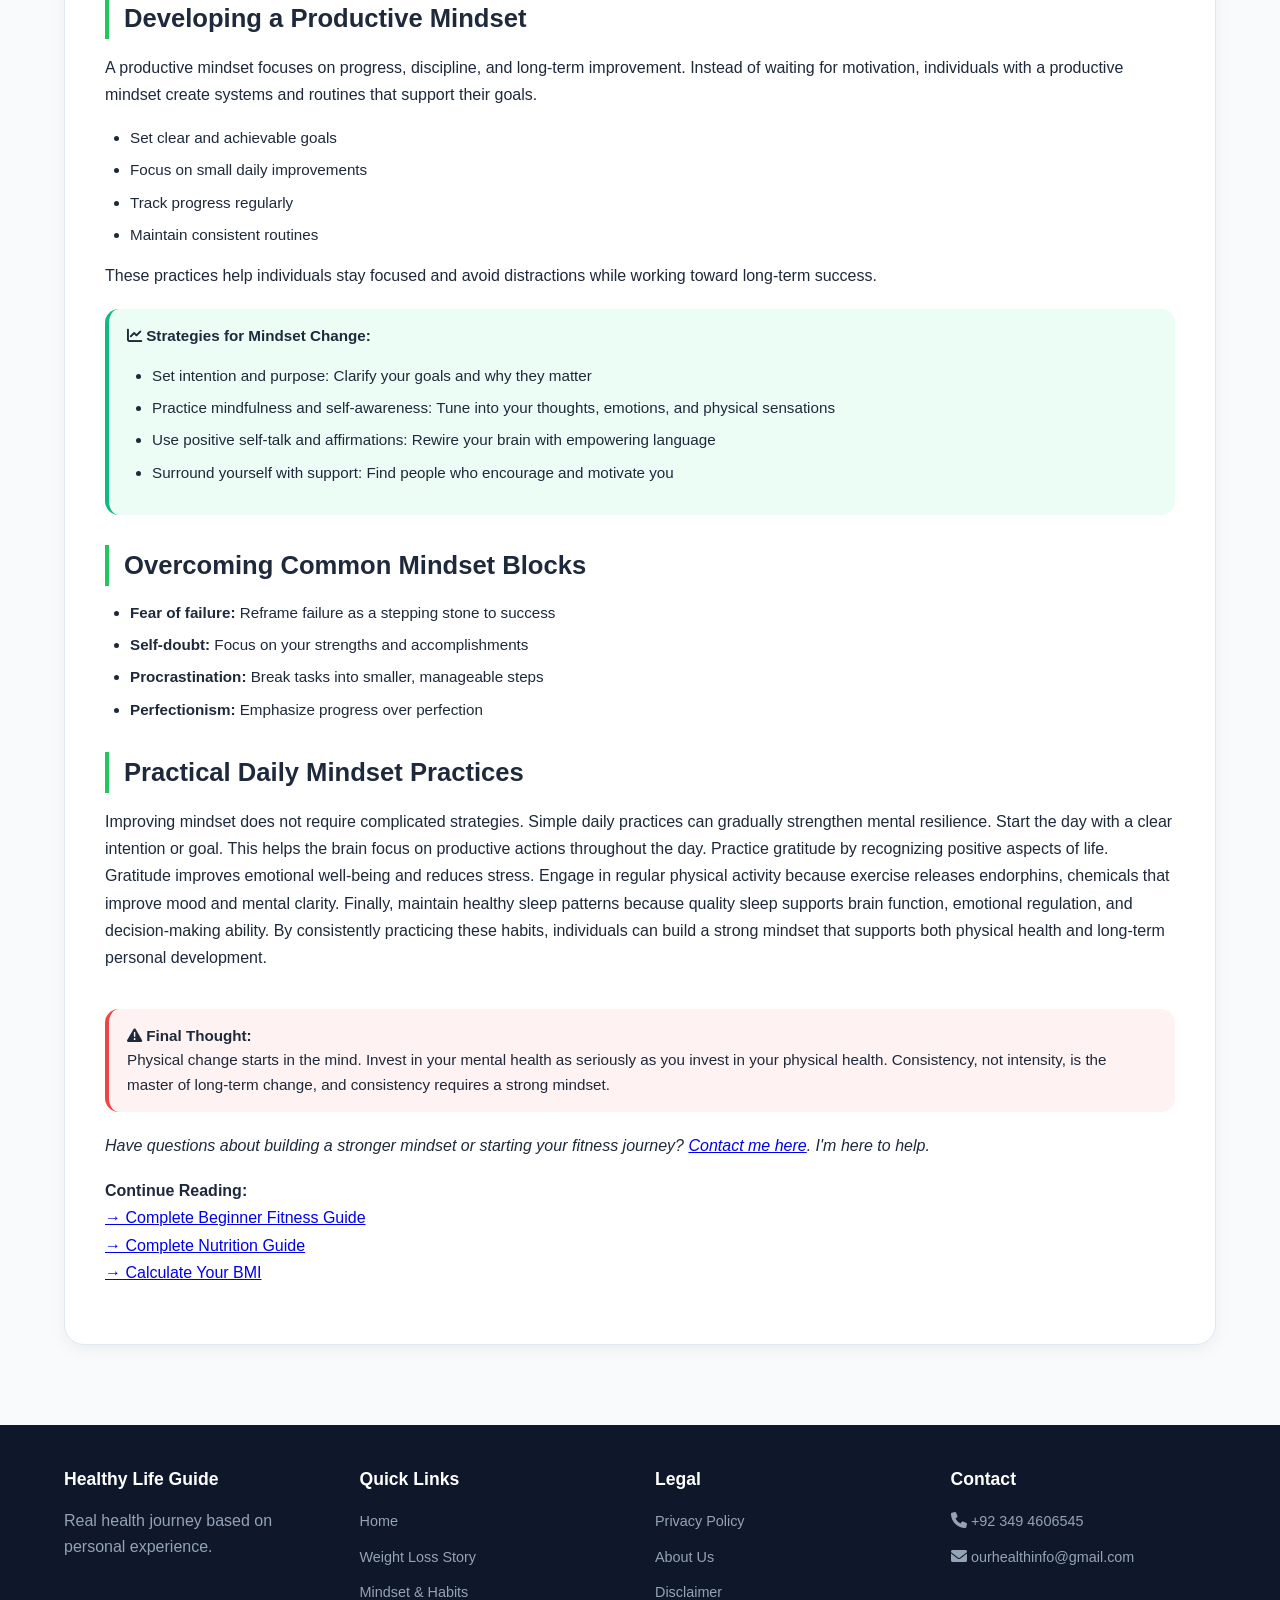
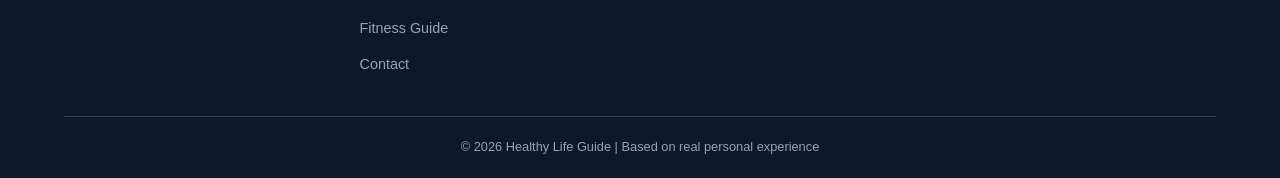
<file: blog/complete-mindset-guide.html>
<!DOCTYPE html>
<html lang="en">
<head>
    <meta charset="UTF-8">
    <meta name="viewport" content="width=device-width, initial-scale=1.0">
    
    <!-- Updated Title and Meta Description for SEO (Mindset Focus) -->
    <title>Complete Mindset Guide: Mental Resilience, Habit Formation & Personal Growth | Apex Wellness</title>
    <meta name="description" content="Complete mindset guide covering mental resilience, habit formation, stress management, emotional balance, and personal growth. Build a strong mindset for lasting health change.">
    <meta name="keywords" content="mindset guide, mental resilience, habit formation, growth mindset, stress management, emotional balance, positive thinking, personal development">
    <meta name="author" content="Apex Wellness">
    <meta name="robots" content="index, follow">
    
    <link rel="canonical" href="http://apexwellness.netlify.app/blog/complete-mindset-guide.html">
    
    <meta property="og:title" content="Complete Mindset Guide: Mental Resilience, Habit Formation & Personal Growth">
    <meta property="og:description" content="Learn how to build mental resilience, form healthy habits, manage stress, and develop a growth mindset for lasting personal transformation.">
    <meta property="og:type" content="article">
    
    <!-- Favicon -->
    <link rel="icon" href="../pictures/favicon.png" type="image/jpeg">

   <!-- Google tag (gtag.js) -->
<script async src="https://www.googletagmanager.com/gtag/js?id=G-XFYR91ED2V"></script>
<script>
  window.dataLayer = window.dataLayer || [];
  function gtag(){dataLayer.push(arguments);}
  gtag('js', new Date());

  gtag('config', 'G-XFYR91ED2V');
</script>
    <!-- Google AdSense -->
    <script async src="https://pagead2.googlesyndication.com/pagead/js/adsbygoogle.js?client=ca-pub-5123298033596186"
         crossorigin="anonymous"></script>

    <!-- Updated Schema Markup for Mindset Article -->
    <script type="application/ld+json">
    {
        "@context": "https://schema.org",
        "@type": "BlogPosting",
        "headline": "Complete Mindset Guide: The Engine of Sustainable Change",
        "description": "A comprehensive guide to mindset covering mental resilience, habit formation, stress management, emotional balance, and personal growth.",
        "author": {"@type": "Person", "name": "Apex Wellness"},
        "datePublished": "2026-05-30",
        "dateModified": "2026-05-30"
    }
    </script>
    
    <link rel="stylesheet" href="../css/style.css">
    <link rel="stylesheet" href="https://cdnjs.cloudflare.com/ajax/libs/font-awesome/6.0.0-beta3/css/all.min.css">
    <link rel="icon" type="image/png" href="../assets/favicon.jpg">
</head>
<body>

<header class="site-header">
    <div class="container header-content">
        <div class="logo">
            <h1><i class="fas fa-leaf"></i> Healthy Life Guide</h1>
            <p>Real journey. Real results. Real health.</p>
        </div>
        <nav class="main-nav">
            <ul>
                <li><a href="../index.html">Home</a></li>
                <li><a href="../index.html#blogs">Blogs</a></li>
                <li><a href="../index.html#tools">Tools</a></li>
                <li><a href="../contact.html">Contact</a></li>
            </ul>
        </nav>
    </div>
</header>

<!-- Main Layout with Sidebar for Desktop -->
<main class="container main-layout">
    
    <!-- LEFT COLUMN: Main Blog Content -->
    <div class="main-content">
        <article class="blog-post">
            
            <h1>Mindset: The Engine of Sustainable Change</h1>
            <p class="subtitle" style="font-size: 1.2rem; color: #555; margin-top: -0.5rem; margin-bottom: 1.5rem;">This is the most powerful and often most ignored pillar.</p>
            
            <div class="post-meta">
                <span><i class="far fa-calendar"></i> Published: May 30, 2026</span>
                <span><i class="far fa-clock"></i> Reading time: 20 minutes</span>
                <span><i class="fas fa-tag"></i> Category: Mindset / Personal Growth</span>
            </div>
            
            <img src="../assets/20251025_090046_optimized.jpg" alt="Person meditating and practicing mindfulness for mental resilience and growth mindset" class="post-image" title="Complete Mindset Guide" loading="lazy">
            
            <p>Without the right mindset, even the best workout plan or meal strategy will eventually fail. Sustainable health is driven by psychological mastery. Goal setting, motivation, stress reduction, and sleep hygiene are critical components of long-term success.</p>
            
            <p>Health journeys are long. Learning how to set realistic, measurable goals and managing the inevitable dips in motivation are critical for long-term success. Chronic stress sabotages every other effort. It elevates cortisol, which encourages fat storage and disrupts sleep. Techniques like meditation, deep breathing, and spending time in nature are as important as any squat. Sleep is where your body repairs muscles, consolidates memories, and regulates hunger hormones (ghrelin and leptin). Prioritizing high-quality sleep is non-negotiable for anyone serious about health.</p>
            
            <!-- IN-ARTICLE AD 1 -->
            <!-- <div class="inarticle-ad">
                <ins class="adsbygoogle"
                     style="display:block; text-align:center;"
                     data-ad-layout="in-article"
                     data-ad-format="fluid"
                     data-ad-client="ca-pub-5123298033596186"
                     data-ad-slot="1799684906"></ins>
                <script>
                     (adsbygoogle = window.adsbygoogle || []).push({});
                </script>
            </div> -->
            
            <div class="info-box">
                <i class="fas fa-brain"></i> <strong>The Takeaway:</strong><br>
                Physical change starts in the mind. Invest in your mental health as seriously as you invest in your physical health. Consistency, not intensity, is the master of long-term change, and consistency requires a strong mindset. By building your routine around these three pillars—moving your body with Fitness, supporting it with proper Nutrition, and driving it with a powerful Mindset—you are not just "getting in shape," you are building a life of robust, comprehensive, and sustainable well-being.
            </div>
            
            <h2>Understanding the Power of Mindset</h2>
            <p>Mindset refers to the way a person thinks, believes, and interprets different situations in life. It influences decisions, habits, and reactions to challenges. A strong and positive mindset helps individuals stay focused on their goals even when they face obstacles. Psychologists often describe two types of mindsets: a fixed mindset and a growth mindset. A fixed mindset assumes that abilities and intelligence cannot change, while a growth mindset believes that skills can improve with effort and learning. People with a growth mindset are more likely to stay motivated, learn from mistakes, and continue working toward long-term success. This mindset is especially important in health and fitness journeys because progress often takes time and patience. Developing a positive mindset requires awareness of thoughts, emotional control, and the ability to replace negative thinking with constructive thinking.</p>
            
            <h2>Building Healthy Mental Habits</h2>
            <p>Mental habits are repeated patterns of thinking that influence daily behavior. Just like physical habits such as exercise and healthy eating, mental habits can also be trained and improved. One effective strategy is practicing daily reflection. Spending a few minutes thinking about what went well during the day helps strengthen positive thinking patterns. Another important habit is goal visualization. When people imagine themselves achieving their goals, the brain becomes more focused on actions that support those goals. Healthy mental habits also include limiting negative self-talk. Replacing phrases like "I can't do this" with "I will improve with practice" gradually builds confidence and resilience.</p>
            <p>Over time, these mental habits help individuals maintain motivation and consistency in their health journey.</p>
            
            <h2>Mental Resilience: Building Strength During Challenges</h2>
            <p>Mental resilience refers to the ability to adapt and recover from stress, challenges, or setbacks. According to the American Psychological Association, resilience helps individuals manage stress more effectively and maintain emotional balance during difficult situations. Developing resilience allows people to remain focused on their goals even when progress becomes slow or difficult.</p>
            <p>Resilient individuals often develop problem-solving skills, emotional awareness, and the ability to stay calm under pressure. These qualities are important for maintaining consistency in health, fitness, and personal development.</p>
            
            <!-- IN-ARTICLE AD 2 -->
            <div class="inarticle-ad">
                <ins class="adsbygoogle"
                     style="display:block; text-align:center;"
                     data-ad-layout="in-article"
                     data-ad-format="fluid"
                     data-ad-client="ca-pub-5123298033596186"
                     data-ad-slot="1799684906"></ins>
                <script>
                     (adsbygoogle = window.adsbygoogle || []).push({});
                </script>
            </div>
            
            <div class="tip-box">
                <i class="fas fa-lightbulb"></i> <strong>Key Mindset Shifts:</strong>
                <ul>
                    <li>Focus on progress, not perfection: Celebrate small wins and acknowledge efforts</li>
                    <li>Embrace challenges as opportunities: View obstacles as chances to learn and grow</li>
                    <li>Develop self-compassion: Treat yourself with kindness and understanding</li>
                    <li>Cultivate gratitude: Appreciate the journey and the process</li>
                </ul>
            </div>
            
            <h2>The Science of Habit Formation</h2>
            <p>Habits are behaviors that become automatic through repetition. Psychology research shows that repeated actions gradually create neural pathways in the brain. When a behavior is repeated regularly, it becomes easier to perform without conscious effort.</p>
            <p>Research from University College London suggests that habit formation can take an average of about 66 days depending on the complexity of the behavior. This means building healthy routines such as daily exercise, mindful eating, or meditation requires patience and consistency.</p>
            
            <h2>The Mind-Body Connection</h2>
            <p>The connection between mental health and physical health is widely supported by scientific research. Stress, negative thinking, and emotional imbalance can influence physical health conditions such as fatigue, sleep problems, and reduced immune function.</p>
            <p>Conversely, positive mental states can improve motivation, productivity, and physical performance. Activities such as exercise, meditation, and deep breathing help regulate stress hormones and support overall wellbeing.</p>
            
            <h2>Developing a Productive Mindset</h2>
            <p>A productive mindset focuses on progress, discipline, and long-term improvement. Instead of waiting for motivation, individuals with a productive mindset create systems and routines that support their goals.</p>
            <ul>
                <li>Set clear and achievable goals</li>
                <li>Focus on small daily improvements</li>
                <li>Track progress regularly</li>
                <li>Maintain consistent routines</li>
            </ul>
            <p>These practices help individuals stay focused and avoid distractions while working toward long-term success.</p>
            
            <div class="info-box">
                <i class="fas fa-chart-line"></i> <strong>Strategies for Mindset Change:</strong>
                <ul>
                    <li>Set intention and purpose: Clarify your goals and why they matter</li>
                    <li>Practice mindfulness and self-awareness: Tune into your thoughts, emotions, and physical sensations</li>
                    <li>Use positive self-talk and affirmations: Rewire your brain with empowering language</li>
                    <li>Surround yourself with support: Find people who encourage and motivate you</li>
                </ul>
            </div>
            
            <h2>Overcoming Common Mindset Blocks</h2>
            <ul>
                <li><strong>Fear of failure:</strong> Reframe failure as a stepping stone to success</li>
                <li><strong>Self-doubt:</strong> Focus on your strengths and accomplishments</li>
                <li><strong>Procrastination:</strong> Break tasks into smaller, manageable steps</li>
                <li><strong>Perfectionism:</strong> Emphasize progress over perfection</li>
            </ul>
            
            <h2>Practical Daily Mindset Practices</h2>
            <p>Improving mindset does not require complicated strategies. Simple daily practices can gradually strengthen mental resilience. Start the day with a clear intention or goal. This helps the brain focus on productive actions throughout the day. Practice gratitude by recognizing positive aspects of life. Gratitude improves emotional well-being and reduces stress. Engage in regular physical activity because exercise releases endorphins, chemicals that improve mood and mental clarity. Finally, maintain healthy sleep patterns because quality sleep supports brain function, emotional regulation, and decision-making ability. By consistently practicing these habits, individuals can build a strong mindset that supports both physical health and long-term personal development.</p>
            
            <!-- IN-ARTICLE AD 3 -->
            <div class="inarticle-ad">
                <ins class="adsbygoogle"
                     style="display:block; text-align:center;"
                     data-ad-layout="in-article"
                     data-ad-format="fluid"
                     data-ad-client="ca-pub-5123298033596186"
                     data-ad-slot="1799684906"></ins>
                <script>
                     (adsbygoogle = window.adsbygoogle || []).push({});
                </script>
            </div>
            
            <div class="warning-box">
                <i class="fas fa-exclamation-triangle"></i> <strong>Final Thought:</strong><br>
                Physical change starts in the mind. Invest in your mental health as seriously as you invest in your physical health. Consistency, not intensity, is the master of long-term change, and consistency requires a strong mindset.
            </div>
            
            <p><em>Have questions about building a stronger mindset or starting your fitness journey? <a href="../contact.html">Contact me here</a>. I'm here to help.</em></p>
            
            <p><strong>Continue Reading:</strong><br>
            <a href="complete-beginner-fitness-guide.html">→ Complete Beginner Fitness Guide</a><br>
            <a href="complete-nutrition-guide.html">→ Complete Nutrition Guide</a><br>
            <a href="../tools/bmi-calculator.html">→ Calculate Your BMI</a></p>
            
        </article>
    </div>
        
    
</main>

<!-- MOBILE ONLY: Bottom Anchor Ad (Sticky on Mobile) -->
<!-- <div class="mobile-bottom-ad">
    <ins class="adsbygoogle"
         style="display:block"
         data-ad-client="ca-pub-5123298033596186"
         data-ad-slot="8180225611"
         data-ad-format="auto"
         data-full-width-responsive="true"></ins>
    <script>
         (adsbygoogle = window.adsbygoogle || []).push({});
    </script>
</div> -->

<footer class="site-footer">
    <div class="container">
        <div class="footer-content">
            <div class="footer-col">
                <h3>Healthy Life Guide</h3>
                <p>Real health journey based on personal experience.</p>
            </div>
            <div class="footer-col">
                <h3>Quick Links</h3>
                <ul>
                    <li><a href="../index.html">Home</a></li>
                    <li><a href="my-weight-loss-journey.html">Weight Loss Story</a></li>
                    <li><a href="how-i-started-healthy-diet.html">Mindset & Habits</a></li>
                    <li><a href="my-daily-fitness-routine.html">Fitness Guide</a></li>
                    <li><a href="../contact.html">Contact</a></li>
                </ul>
            </div>
            <div class="footer-col">
                <h3>Legal</h3>
                <ul>
                    <li><a href="privacy.html">Privacy Policy</a></li>
                    <li><a href="about.html">About Us</a></li>
                    <li><a href="disclaimer.html">Disclaimer</a></li>
                </ul>
            </div>
            <div class="footer-col">
                <h3>Contact</h3>
                <ul>
                    <li><i class="fas fa-phone"></i> <a href="tel:+923494606545">+92 349 4606545</a></li>
                    <li><i class="fas fa-envelope"></i> <a href="mailto:ourhealthinfo@gmail.com">ourhealthinfo@gmail.com</a></li>
                </ul>
            </div>
        </div>
        <div class="footer-bottom">
            <p>&copy; 2026 Healthy Life Guide | Based on real personal experience</p>
        </div>
    </div>
</footer>

<script src="../js/main.js"></script>

</body>
</html>
</file>
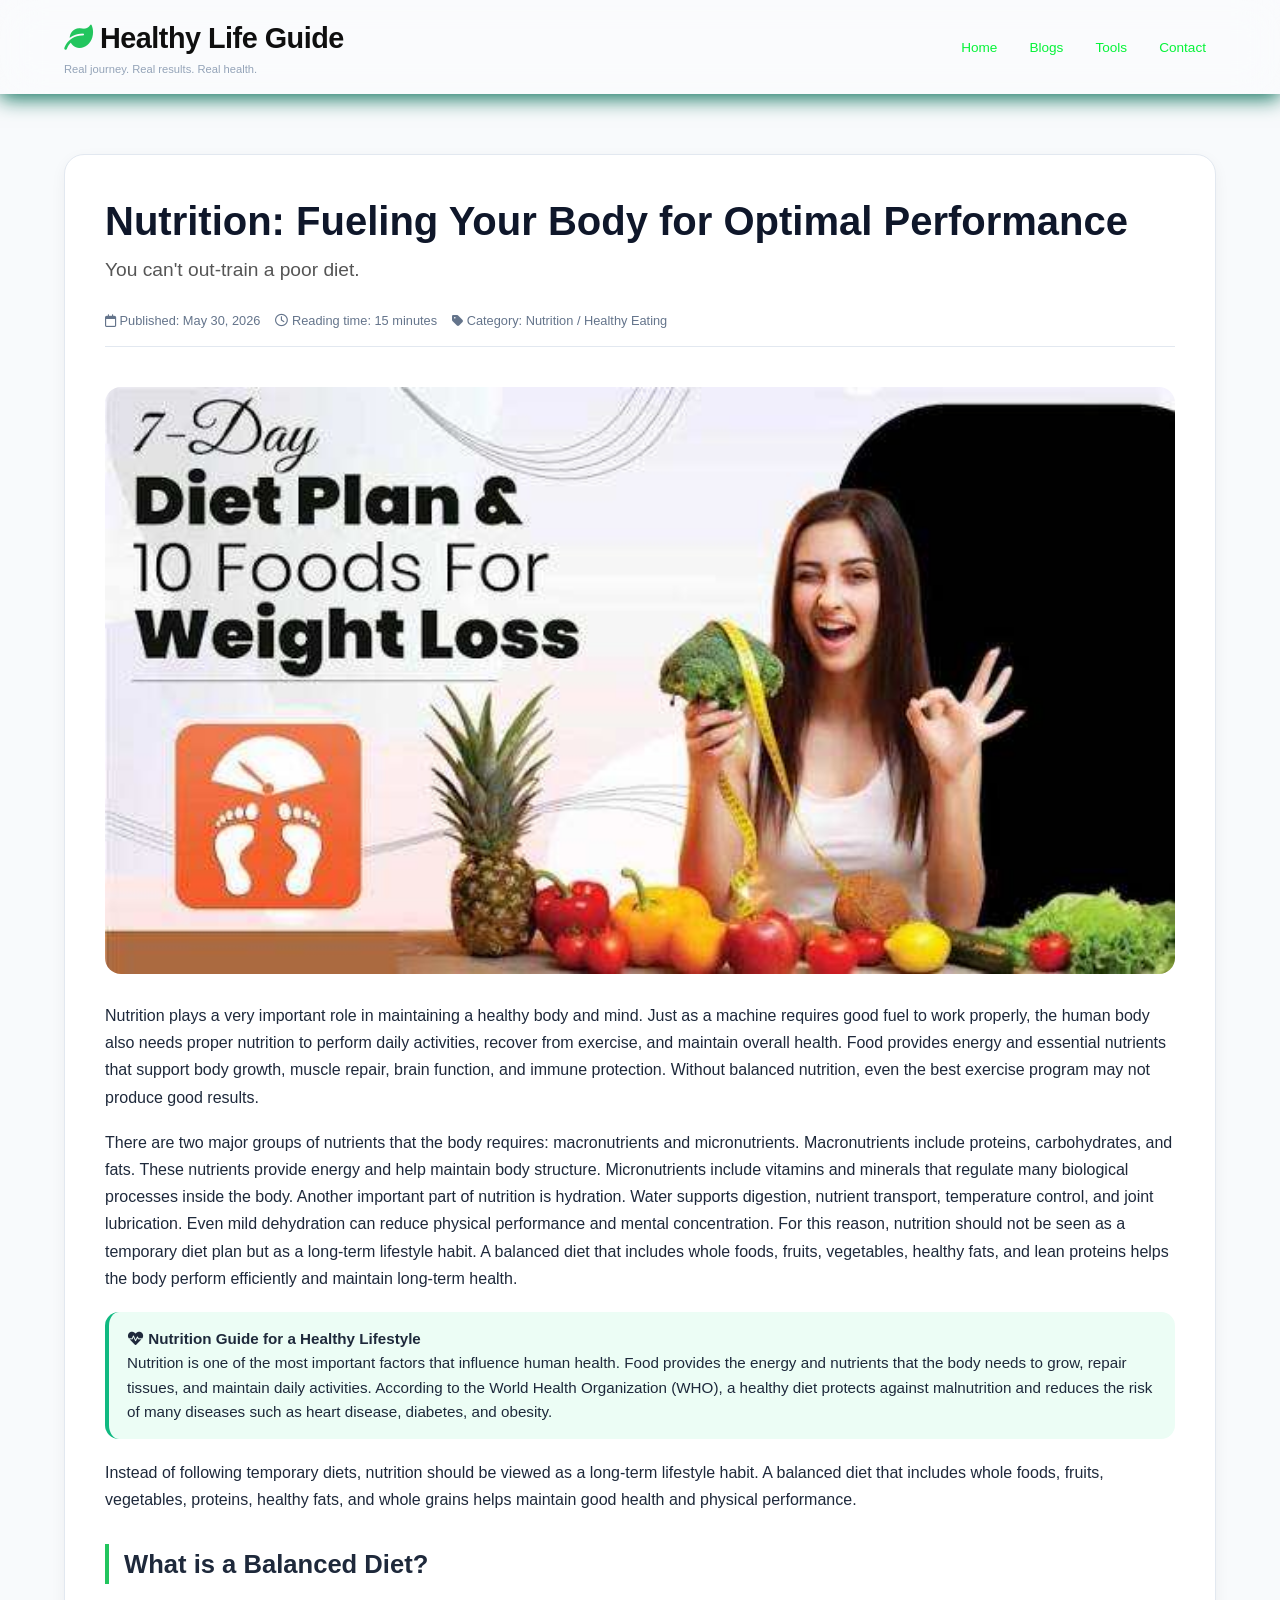
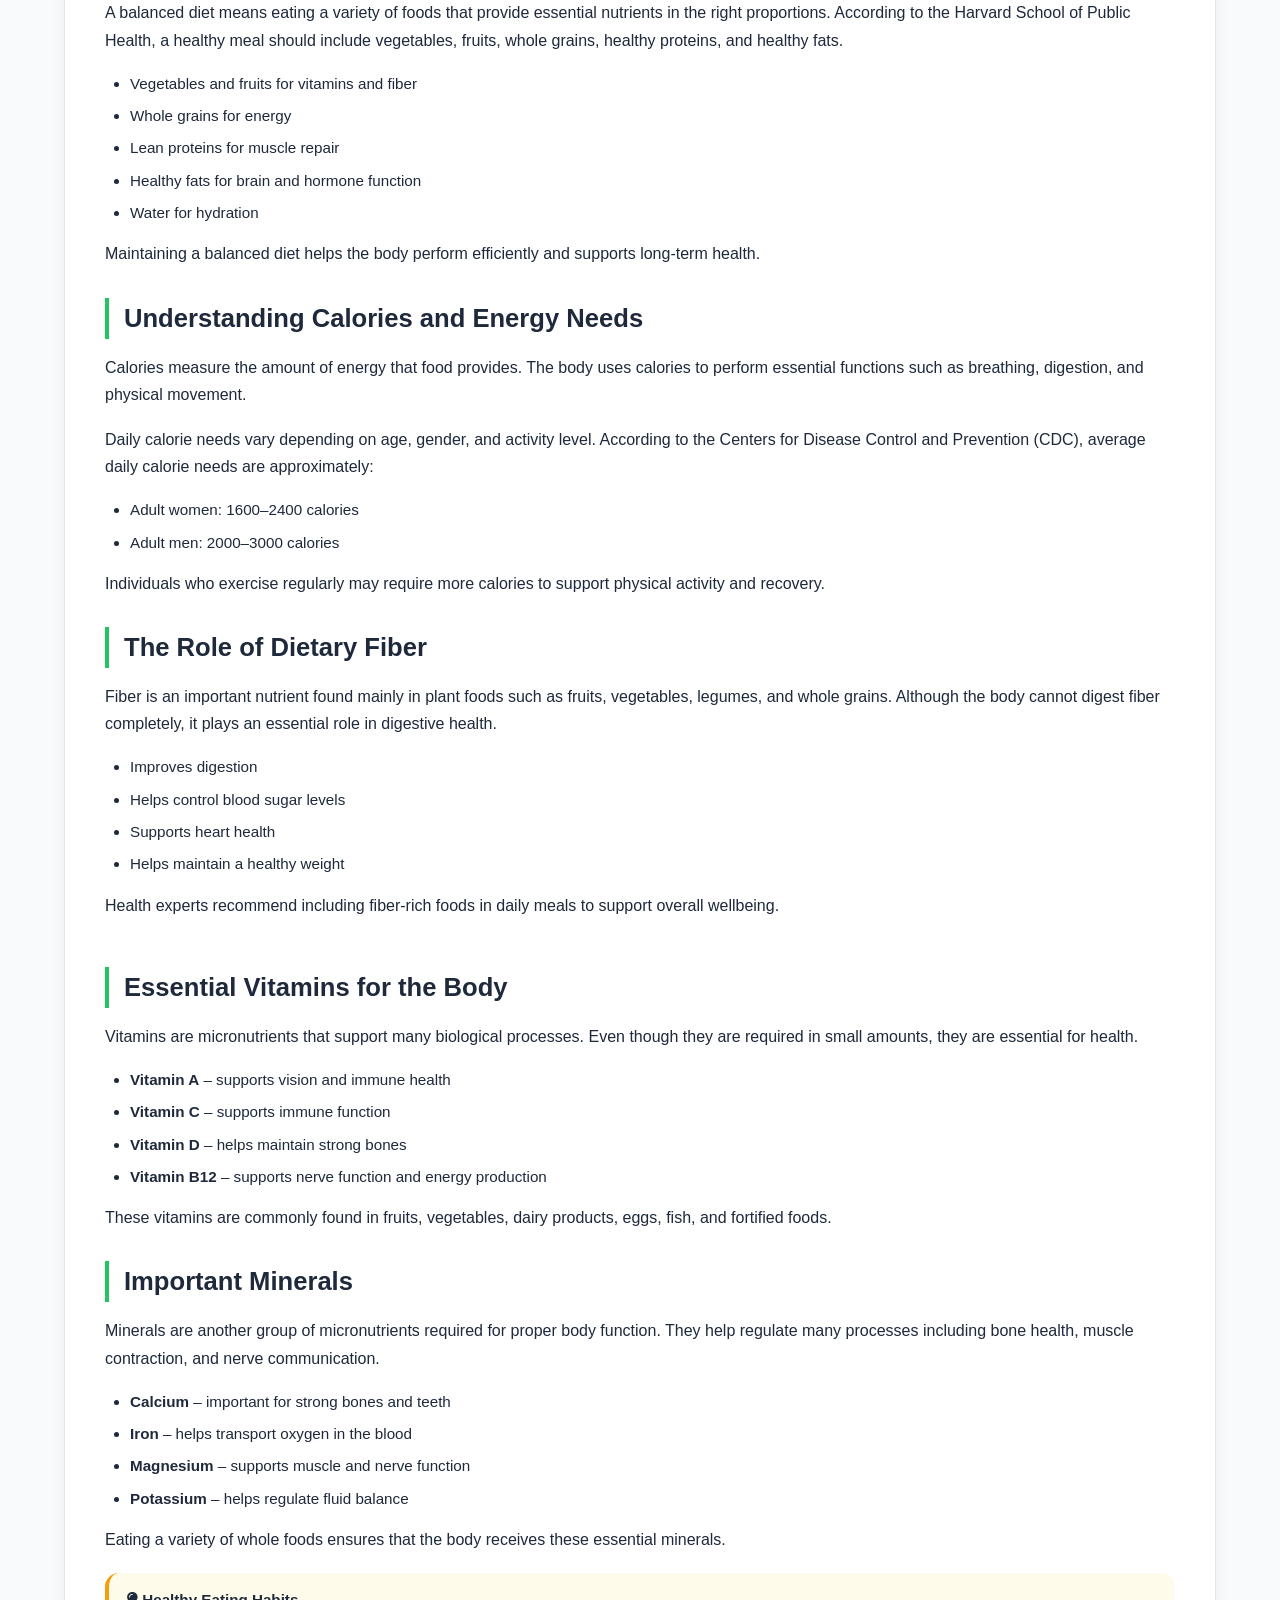
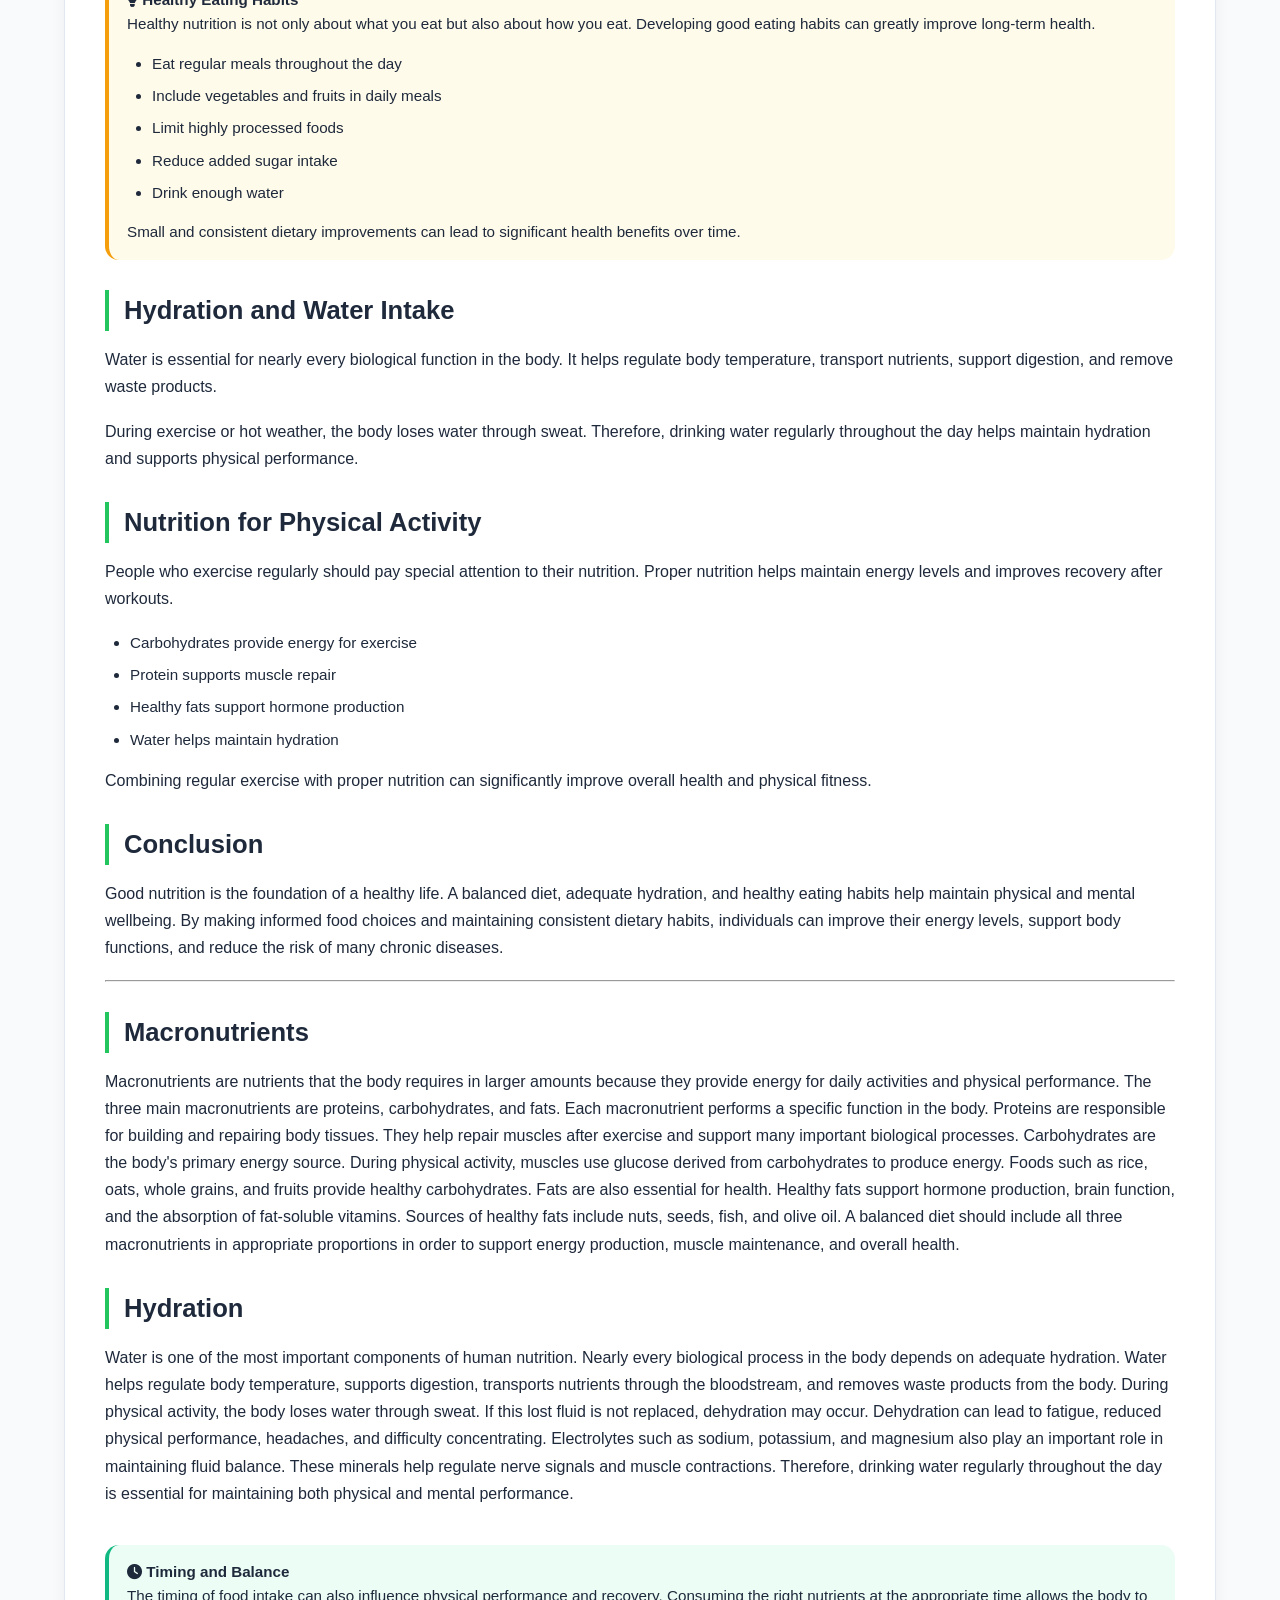
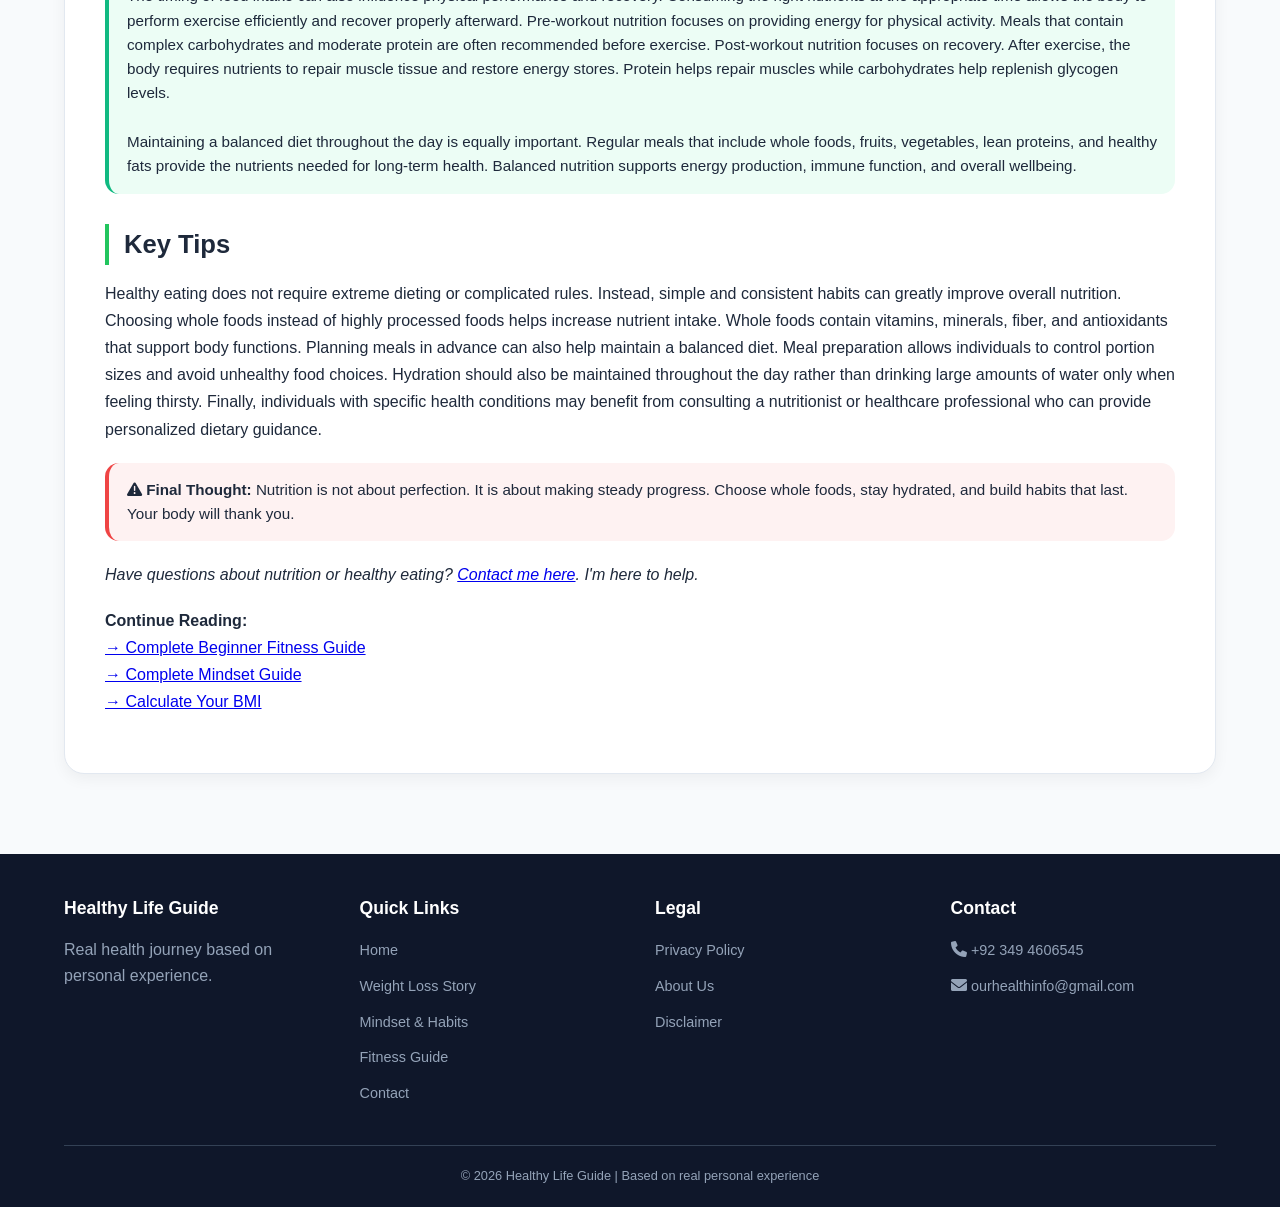
<file: blog/complete-nutrition-guide.html>
<!DOCTYPE html>
<html lang="en">
<head>
    <meta charset="UTF-8">
    <meta name="viewport" content="width=device-width, initial-scale=1.0">
    
    <!-- Updated Title and Meta Description for SEO (Nutrition Focus) -->
    <title>Complete Nutrition Guide: Balanced Diet, Macronutrients & Healthy Eating | Apex Wellness</title>
    <meta name="description" content="Complete nutrition guide covering balanced diet, macronutrients, micronutrients, hydration, and healthy eating habits. Science-based advice for a healthier lifestyle.">
    <meta name="keywords" content="nutrition guide, balanced diet, macronutrients, micronutrients, healthy eating, hydration, vitamins and minerals">
    <meta name="author" content="Apex Wellness">
    <meta name="robots" content="index, follow">
    
    <link rel="canonical" href="http://apexwellness.netlify.app/blog/complete-nutrition-guide.html">
    
    <meta property="og:title" content="Complete Nutrition Guide: Balanced Diet, Macronutrients & Healthy Eating">
    <meta property="og:description" content="Learn about balanced diets, macronutrients, micronutrients, hydration, and healthy eating habits for long-term wellness.">
    <meta property="og:type" content="article">
    
    <!-- Favicon -->
    <link rel="icon" href="../pictures/favicon.png" type="image/jpeg">

   <!-- Google tag (gtag.js) -->
<script async src="https://www.googletagmanager.com/gtag/js?id=G-XFYR91ED2V"></script>
<script>
  window.dataLayer = window.dataLayer || [];
  function gtag(){dataLayer.push(arguments);}
  gtag('js', new Date());

  gtag('config', 'G-XFYR91ED2V');
</script>

    <!-- Google AdSense -->
    <script async src="https://pagead2.googlesyndication.com/pagead/js/adsbygoogle.js?client=ca-pub-5123298033596186"
         crossorigin="anonymous"></script>

    <!-- Updated Schema Markup for Nutrition Article -->
    <script type="application/ld+json">
    {
        "@context": "https://schema.org",
        "@type": "BlogPosting",
        "headline": "Complete Nutrition Guide: Fueling Your Body for Optimal Performance",
        "description": "A comprehensive guide to nutrition covering balanced diets, macronutrients, micronutrients, hydration, and healthy eating habits.",
        "author": {"@type": "Person", "name": "Apex Wellness"},
        "datePublished": "2026-05-30",
        "dateModified": "2026-05-30"
    }
    </script>
    
    <link rel="stylesheet" href="../css/style.css">
    <link rel="stylesheet" href="https://cdnjs.cloudflare.com/ajax/libs/font-awesome/6.0.0-beta3/css/all.min.css">
    <link rel="icon" type="image/png" href="../assets/favicon.jpg">
</head>
<body>

<header class="site-header">
    <div class="container header-content">
        <div class="logo">
            <h1><i class="fas fa-leaf"></i> Healthy Life Guide</h1>
            <p>Real journey. Real results. Real health.</p>
        </div>
        <nav class="main-nav">
            <ul>
                <li><a href="../index.html">Home</a></li>
                <li><a href="../index.html#blogs">Blogs</a></li>
                <li><a href="../index.html#tools">Tools</a></li>
                <li><a href="../contact.html">Contact</a></li>
            </ul>
        </nav>
    </div>
</header>

<!-- Main Layout with Sidebar for Desktop -->
<main class="container main-layout">
    
    <!-- LEFT COLUMN: Main Blog Content -->
    <div class="main-content">
        <article class="blog-post">
            
            <h1>Nutrition: Fueling Your Body for Optimal Performance</h1>
            <p class="subtitle" style="font-size: 1.2rem; color: #555; margin-top: -0.5rem; margin-bottom: 1.5rem;">You can't out-train a poor diet.</p>
            
            <div class="post-meta">
                <span><i class="far fa-calendar"></i> Published: May 30, 2026</span>
                <span><i class="far fa-clock"></i> Reading time: 15 minutes</span>
                <span><i class="fas fa-tag"></i> Category: Nutrition / Healthy Eating</span>
            </div>
            
            <img src="../assets/20251025_025932_optimized.jpg" alt="Healthy foods including fruits, vegetables, and whole grains for balanced nutrition" class="post-image" title="Complete Nutrition Guide" loading="lazy">
            
            <p>Nutrition plays a very important role in maintaining a healthy body and mind. Just as a machine requires good fuel to work properly, the human body also needs proper nutrition to perform daily activities, recover from exercise, and maintain overall health. Food provides energy and essential nutrients that support body growth, muscle repair, brain function, and immune protection. Without balanced nutrition, even the best exercise program may not produce good results.</p>
            
            <p>There are two major groups of nutrients that the body requires: macronutrients and micronutrients. Macronutrients include proteins, carbohydrates, and fats. These nutrients provide energy and help maintain body structure. Micronutrients include vitamins and minerals that regulate many biological processes inside the body. Another important part of nutrition is hydration. Water supports digestion, nutrient transport, temperature control, and joint lubrication. Even mild dehydration can reduce physical performance and mental concentration. For this reason, nutrition should not be seen as a temporary diet plan but as a long-term lifestyle habit. A balanced diet that includes whole foods, fruits, vegetables, healthy fats, and lean proteins helps the body perform efficiently and maintain long-term health.</p>
            
            <!-- IN-ARTICLE AD 1 -->
            <!-- <div class="inarticle-ad">
                <ins class="adsbygoogle"
                     style="display:block; text-align:center;"
                     data-ad-layout="in-article"
                     data-ad-format="fluid"
                     data-ad-client="ca-pub-5123298033596186"
                     data-ad-slot="1799684906"></ins>
                <script>
                     (adsbygoogle = window.adsbygoogle || []).push({});
                </script>
            </div> -->
            
            <div class="info-box">
                <i class="fas fa-heartbeat"></i> <strong>Nutrition Guide for a Healthy Lifestyle</strong><br>
                Nutrition is one of the most important factors that influence human health. Food provides the energy and nutrients that the body needs to grow, repair tissues, and maintain daily activities. According to the World Health Organization (WHO), a healthy diet protects against malnutrition and reduces the risk of many diseases such as heart disease, diabetes, and obesity.
            </div>
            
            <p>Instead of following temporary diets, nutrition should be viewed as a long-term lifestyle habit. A balanced diet that includes whole foods, fruits, vegetables, proteins, healthy fats, and whole grains helps maintain good health and physical performance.</p>
            
            <h2>What is a Balanced Diet?</h2>
            <p>A balanced diet means eating a variety of foods that provide essential nutrients in the right proportions. According to the Harvard School of Public Health, a healthy meal should include vegetables, fruits, whole grains, healthy proteins, and healthy fats.</p>
            <ul>
                <li>Vegetables and fruits for vitamins and fiber</li>
                <li>Whole grains for energy</li>
                <li>Lean proteins for muscle repair</li>
                <li>Healthy fats for brain and hormone function</li>
                <li>Water for hydration</li>
            </ul>
            <p>Maintaining a balanced diet helps the body perform efficiently and supports long-term health.</p>
            
            <h2>Understanding Calories and Energy Needs</h2>
            <p>Calories measure the amount of energy that food provides. The body uses calories to perform essential functions such as breathing, digestion, and physical movement.</p>
            <p>Daily calorie needs vary depending on age, gender, and activity level. According to the Centers for Disease Control and Prevention (CDC), average daily calorie needs are approximately:</p>
            <ul>
                <li>Adult women: 1600–2400 calories</li>
                <li>Adult men: 2000–3000 calories</li>
            </ul>
            <p>Individuals who exercise regularly may require more calories to support physical activity and recovery.</p>
            
            <h2>The Role of Dietary Fiber</h2>
            <p>Fiber is an important nutrient found mainly in plant foods such as fruits, vegetables, legumes, and whole grains. Although the body cannot digest fiber completely, it plays an essential role in digestive health.</p>
            <ul>
                <li>Improves digestion</li>
                <li>Helps control blood sugar levels</li>
                <li>Supports heart health</li>
                <li>Helps maintain a healthy weight</li>
            </ul>
            <p>Health experts recommend including fiber-rich foods in daily meals to support overall wellbeing.</p>
            
            <!-- IN-ARTICLE AD 2 -->
            <div class="inarticle-ad">
                <ins class="adsbygoogle"
                     style="display:block; text-align:center;"
                     data-ad-layout="in-article"
                     data-ad-format="fluid"
                     data-ad-client="ca-pub-5123298033596186"
                     data-ad-slot="1799684906"></ins>
                <script>
                     (adsbygoogle = window.adsbygoogle || []).push({});
                </script>
            </div>
            
            <h2>Essential Vitamins for the Body</h2>
            <p>Vitamins are micronutrients that support many biological processes. Even though they are required in small amounts, they are essential for health.</p>
            <ul>
                <li><strong>Vitamin A</strong> – supports vision and immune health</li>
                <li><strong>Vitamin C</strong> – supports immune function</li>
                <li><strong>Vitamin D</strong> – helps maintain strong bones</li>
                <li><strong>Vitamin B12</strong> – supports nerve function and energy production</li>
            </ul>
            <p>These vitamins are commonly found in fruits, vegetables, dairy products, eggs, fish, and fortified foods.</p>
            
            <h2>Important Minerals</h2>
            <p>Minerals are another group of micronutrients required for proper body function. They help regulate many processes including bone health, muscle contraction, and nerve communication.</p>
            <ul>
                <li><strong>Calcium</strong> – important for strong bones and teeth</li>
                <li><strong>Iron</strong> – helps transport oxygen in the blood</li>
                <li><strong>Magnesium</strong> – supports muscle and nerve function</li>
                <li><strong>Potassium</strong> – helps regulate fluid balance</li>
            </ul>
            <p>Eating a variety of whole foods ensures that the body receives these essential minerals.</p>
            
            <div class="tip-box">
                <i class="fas fa-lightbulb"></i> <strong>Healthy Eating Habits</strong><br>
                Healthy nutrition is not only about what you eat but also about how you eat. Developing good eating habits can greatly improve long-term health.
                <ul>
                    <li>Eat regular meals throughout the day</li>
                    <li>Include vegetables and fruits in daily meals</li>
                    <li>Limit highly processed foods</li>
                    <li>Reduce added sugar intake</li>
                    <li>Drink enough water</li>
                </ul>
                Small and consistent dietary improvements can lead to significant health benefits over time.
            </div>
            
            <h2>Hydration and Water Intake</h2>
            <p>Water is essential for nearly every biological function in the body. It helps regulate body temperature, transport nutrients, support digestion, and remove waste products.</p>
            <p>During exercise or hot weather, the body loses water through sweat. Therefore, drinking water regularly throughout the day helps maintain hydration and supports physical performance.</p>
            
            <h2>Nutrition for Physical Activity</h2>
            <p>People who exercise regularly should pay special attention to their nutrition. Proper nutrition helps maintain energy levels and improves recovery after workouts.</p>
            <ul>
                <li>Carbohydrates provide energy for exercise</li>
                <li>Protein supports muscle repair</li>
                <li>Healthy fats support hormone production</li>
                <li>Water helps maintain hydration</li>
            </ul>
            <p>Combining regular exercise with proper nutrition can significantly improve overall health and physical fitness.</p>
            
            <h2>Conclusion</h2>
            <p>Good nutrition is the foundation of a healthy life. A balanced diet, adequate hydration, and healthy eating habits help maintain physical and mental wellbeing. By making informed food choices and maintaining consistent dietary habits, individuals can improve their energy levels, support body functions, and reduce the risk of many chronic diseases.</p>
            
            <hr>
            
            <h2>Macronutrients</h2>
            <p>Macronutrients are nutrients that the body requires in larger amounts because they provide energy for daily activities and physical performance. The three main macronutrients are proteins, carbohydrates, and fats. Each macronutrient performs a specific function in the body. Proteins are responsible for building and repairing body tissues. They help repair muscles after exercise and support many important biological processes. Carbohydrates are the body's primary energy source. During physical activity, muscles use glucose derived from carbohydrates to produce energy. Foods such as rice, oats, whole grains, and fruits provide healthy carbohydrates. Fats are also essential for health. Healthy fats support hormone production, brain function, and the absorption of fat-soluble vitamins. Sources of healthy fats include nuts, seeds, fish, and olive oil. A balanced diet should include all three macronutrients in appropriate proportions in order to support energy production, muscle maintenance, and overall health.</p>
            
            <h2>Hydration</h2>
            <p>Water is one of the most important components of human nutrition. Nearly every biological process in the body depends on adequate hydration. Water helps regulate body temperature, supports digestion, transports nutrients through the bloodstream, and removes waste products from the body. During physical activity, the body loses water through sweat. If this lost fluid is not replaced, dehydration may occur. Dehydration can lead to fatigue, reduced physical performance, headaches, and difficulty concentrating. Electrolytes such as sodium, potassium, and magnesium also play an important role in maintaining fluid balance. These minerals help regulate nerve signals and muscle contractions. Therefore, drinking water regularly throughout the day is essential for maintaining both physical and mental performance.</p>
            
            <!-- IN-ARTICLE AD 3 -->
            <div class="inarticle-ad">
                <ins class="adsbygoogle"
                     style="display:block; text-align:center;"
                     data-ad-layout="in-article"
                     data-ad-format="fluid"
                     data-ad-client="ca-pub-5123298033596186"
                     data-ad-slot="1799684906"></ins>
                <script>
                     (adsbygoogle = window.adsbygoogle || []).push({});
                </script>
            </div>
            
            <div class="info-box">
                <i class="fas fa-clock"></i> <strong>Timing and Balance</strong><br>
                The timing of food intake can also influence physical performance and recovery. Consuming the right nutrients at the appropriate time allows the body to perform exercise efficiently and recover properly afterward. Pre-workout nutrition focuses on providing energy for physical activity. Meals that contain complex carbohydrates and moderate protein are often recommended before exercise. Post-workout nutrition focuses on recovery. After exercise, the body requires nutrients to repair muscle tissue and restore energy stores. Protein helps repair muscles while carbohydrates help replenish glycogen levels.<br><br>
                Maintaining a balanced diet throughout the day is equally important. Regular meals that include whole foods, fruits, vegetables, lean proteins, and healthy fats provide the nutrients needed for long-term health. Balanced nutrition supports energy production, immune function, and overall wellbeing.
            </div>
            
            <h2>Key Tips</h2>
            <p>Healthy eating does not require extreme dieting or complicated rules. Instead, simple and consistent habits can greatly improve overall nutrition. Choosing whole foods instead of highly processed foods helps increase nutrient intake. Whole foods contain vitamins, minerals, fiber, and antioxidants that support body functions. Planning meals in advance can also help maintain a balanced diet. Meal preparation allows individuals to control portion sizes and avoid unhealthy food choices. Hydration should also be maintained throughout the day rather than drinking large amounts of water only when feeling thirsty. Finally, individuals with specific health conditions may benefit from consulting a nutritionist or healthcare professional who can provide personalized dietary guidance.</p>
            
            <div class="warning-box">
                <i class="fas fa-exclamation-triangle"></i> <strong>Final Thought:</strong> Nutrition is not about perfection. It is about making steady progress. Choose whole foods, stay hydrated, and build habits that last. Your body will thank you.
            </div>
            
            <p><em>Have questions about nutrition or healthy eating? <a href="../contact.html">Contact me here</a>. I'm here to help.</em></p>
            
            <p><strong>Continue Reading:</strong><br>
            <a href="complete-beginner-fitness-guide.html">→ Complete Beginner Fitness Guide</a><br>
            <a href="complete-mindset-guide.html">→ Complete Mindset Guide</a><br>
            <a href="../tools/bmi-calculator.html">→ Calculate Your BMI</a></p>
            
        </article>
    </div>
    
  
        <!-- Sidebar Ad 6 -->

</main>

<!-- MOBILE ONLY: Bottom Anchor Ad (Sticky on Mobile) -->
<!-- <div class="mobile-bottom-ad">
    <ins class="adsbygoogle"
         style="display:block"
         data-ad-client="ca-pub-5123298033596186"
         data-ad-slot="8180225611"
         data-ad-format="auto"
         data-full-width-responsive="true"></ins>
    <script>
         (adsbygoogle = window.adsbygoogle || []).push({});
    </script>
</div> -->

<footer class="site-footer">
    <div class="container">
        <div class="footer-content">
            <div class="footer-col">
                <h3>Healthy Life Guide</h3>
                <p>Real health journey based on personal experience.</p>
            </div>
            <div class="footer-col">
                <h3>Quick Links</h3>
                <ul>
                    <li><a href="../index.html">Home</a></li>
                    <li><a href="my-weight-loss-journey.html">Weight Loss Story</a></li>
                    <li><a href="how-i-started-healthy-diet.html">Mindset & Habits</a></li>
                    <li><a href="my-daily-fitness-routine.html">Fitness Guide</a></li>
                    <li><a href="../contact.html">Contact</a></li>
                </ul>
            </div>
            <div class="footer-col">
                <h3>Legal</h3>
                <ul>
                    <li><a href="privacy.html">Privacy Policy</a></li>
                    <li><a href="about.html">About Us</a></li>
                    <li><a href="disclaimer.html">Disclaimer</a></li>
                </ul>
            </div>
            <div class="footer-col">
                <h3>Contact</h3>
                <ul>
                    <li><i class="fas fa-phone"></i> <a href="tel:+923494606545">+92 349 4606545</a></li>
                    <li><i class="fas fa-envelope"></i> <a href="mailto:ourhealthinfo@gmail.com">ourhealthinfo@gmail.com</a></li>
                </ul>
            </div>
        </div>
        <div class="footer-bottom">
            <p>&copy; 2026 Healthy Life Guide | Based on real personal experience</p>
        </div>
    </div>
</footer>

<script src="../js/main.js"></script>
</body>
</html>
</file>
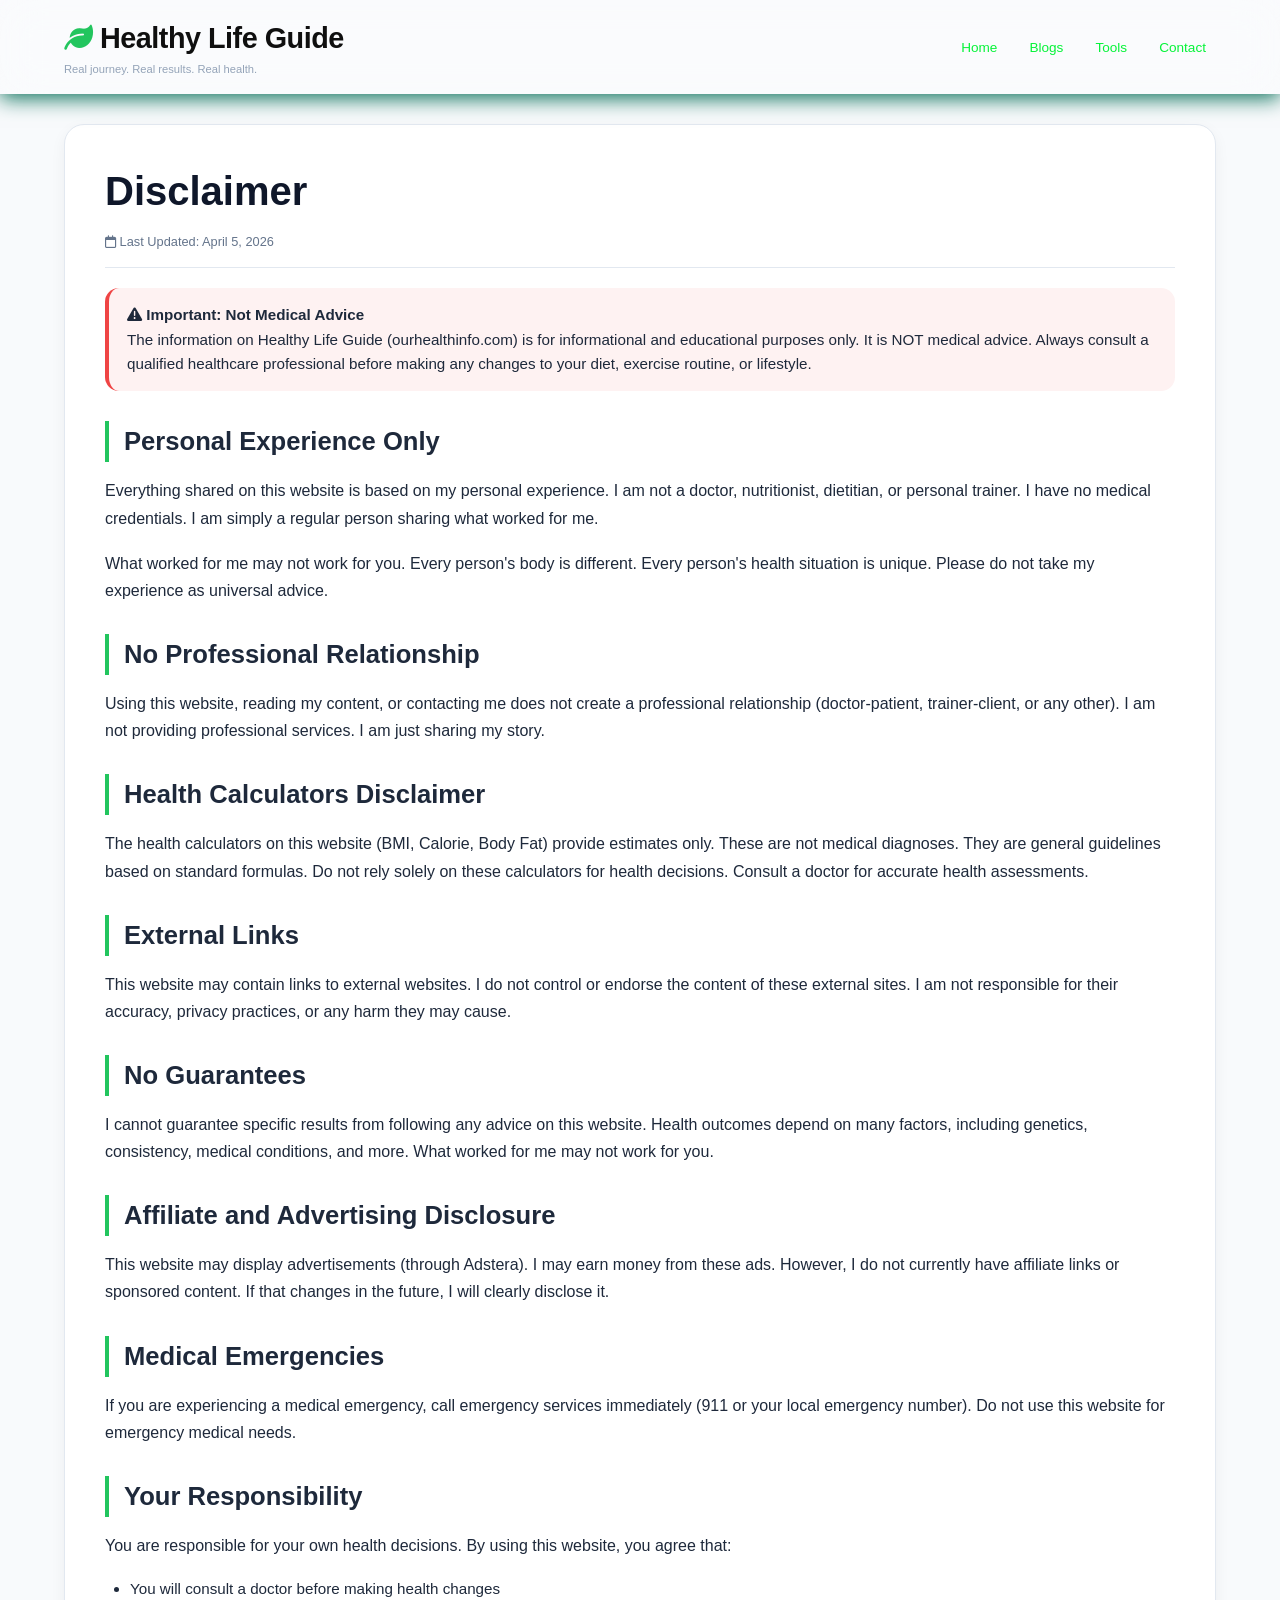
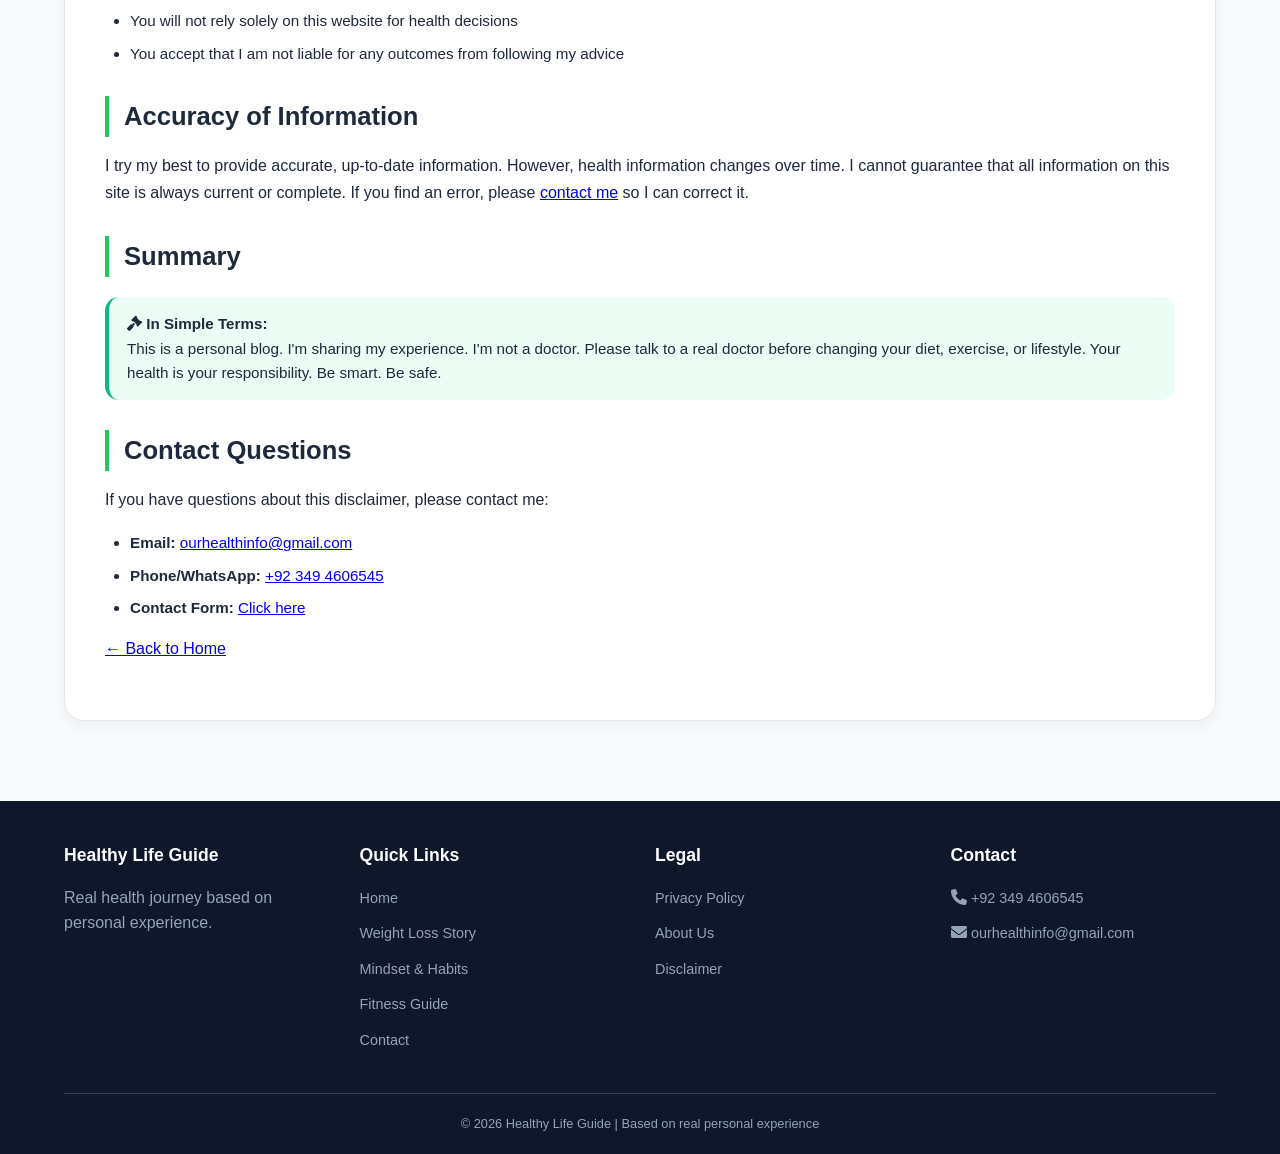
<file: blog/disclaimer.html>
<!DOCTYPE html>
<html lang="en">
<head>
    <meta charset="UTF-8">
    <meta name="viewport" content="width=device-width, initial-scale=1.0">
    
    <title>Disclaimer | Healthy Life Guide - Not Medical Advice</title>
    <meta name="description" content="Disclaimer for Healthy Life Guide. This website shares personal experiences only. Not medical advice. Consult a doctor before making health changes.">
    <meta name="keywords" content="disclaimer, medical disclaimer, health disclaimer, not medical advice">
    <meta name="author" content="Healthy Life Guide">
    <meta name="robots" content="index, follow">
    
    <link rel="canonical" href="http://apexwellness.netlify.app/blog/disclaimer.html">
        
         <!-- Favicon -->
    <link rel="icon" href="pictures/favicon.png" type="image/jpeg">

      <!-- Google AdSense -->
<script async src="https://pagead2.googlesyndication.com/pagead/js/adsbygoogle.js?client=ca-pub-7826288074879170"
     crossorigin="anonymous"></script>

     <!-- Google tag (gtag.js) -->
<script async src="https://www.googletagmanager.com/gtag/js?id=G-XFYR91ED2V"></script>
<script>
  window.dataLayer = window.dataLayer || [];
  function gtag(){dataLayer.push(arguments);}
  gtag('js', new Date());

  gtag('config', 'G-XFYR91ED2V');
</script>

    <meta property="og:title" content="Disclaimer | Healthy Life Guide">
    <meta property="og:description" content="Important disclaimer - this website is not medical advice. Read before using.">
    <meta property="og:type" content="website">
    
    <link rel="stylesheet" href="../css/style.css">
    <link rel="stylesheet" href="https://cdnjs.cloudflare.com/ajax/libs/font-awesome/6.0.0-beta3/css/all.min.css">
    <link rel="icon" type="image/png" href="../assets/favicon.jpg">
</head>
<body>

<header class="site-header">
    <div class="container header-content">
        <div class="logo">
            <h1><i class="fas fa-leaf"></i> Healthy Life Guide</h1>
            <p>Real journey. Real results. Real health.</p>
        </div>
        <nav class="main-nav">
            <ul>
                <li><a href="../index.html">Home</a></li>
                <li><a href="../index.html#blogs">Blogs</a></li>
                <li><a href="../index.html#tools">Tools</a></li>
                <li><a href="../contact.html">Contact</a></li>
            </ul>
        </nav>
    </div>
</header>

<main class="container">
    <article class="blog-post">
        
        <h1>Disclaimer</h1>
        
        <div class="post-meta">
            <span><i class="far fa-calendar"></i> Last Updated: April 5, 2026</span>
        </div>
        
        <div class="warning-box">
            <i class="fas fa-exclamation-triangle"></i> <strong>Important: Not Medical Advice</strong><br>
            The information on Healthy Life Guide (ourhealthinfo.com) is for informational and educational purposes only. It is NOT medical advice. Always consult a qualified healthcare professional before making any changes to your diet, exercise routine, or lifestyle.
        </div>
        
        <h2>Personal Experience Only</h2>
        
        <p>Everything shared on this website is based on my personal experience. I am not a doctor, nutritionist, dietitian, or personal trainer. I have no medical credentials. I am simply a regular person sharing what worked for me.</p>
        
        <p>What worked for me may not work for you. Every person's body is different. Every person's health situation is unique. Please do not take my experience as universal advice.</p>
        
        <h2>No Professional Relationship</h2>
        
        <p>Using this website, reading my content, or contacting me does not create a professional relationship (doctor-patient, trainer-client, or any other). I am not providing professional services. I am just sharing my story.</p>
        
        <h2>Health Calculators Disclaimer</h2>
        
        <p>The health calculators on this website (BMI, Calorie, Body Fat) provide estimates only. These are not medical diagnoses. They are general guidelines based on standard formulas. Do not rely solely on these calculators for health decisions. Consult a doctor for accurate health assessments.</p>
        
        <h2>External Links</h2>
        
        <p>This website may contain links to external websites. I do not control or endorse the content of these external sites. I am not responsible for their accuracy, privacy practices, or any harm they may cause.</p>
        
        <h2>No Guarantees</h2>
        <div class="mobile-bottom-ad">
    <ins class="adsbygoogle"
         style="display:block"
         data-ad-client="ca-pub-5123298033596186"
         data-ad-slot="8180225611"
         data-ad-format="auto"
         data-full-width-responsive="true"></ins>
    <script>
         (adsbygoogle = window.adsbygoogle || []).push({});
    </script>
</div> 
        <p>I cannot guarantee specific results from following any advice on this website. Health outcomes depend on many factors, including genetics, consistency, medical conditions, and more. What worked for me may not work for you.</p>
        
        <h2>Affiliate and Advertising Disclosure</h2>
        
        <p>This website may display advertisements (through Adstera). I may earn money from these ads. However, I do not currently have affiliate links or sponsored content. If that changes in the future, I will clearly disclose it.</p>
        
        <h2>Medical Emergencies</h2>
        
        <p>If you are experiencing a medical emergency, call emergency services immediately (911 or your local emergency number). Do not use this website for emergency medical needs.</p>
        
        <h2>Your Responsibility</h2>
        
        <p>You are responsible for your own health decisions. By using this website, you agree that:</p>
        <ul>
            <li>You will consult a doctor before making health changes</li>
            <li>You will not rely solely on this website for health decisions</li>
            <li>You accept that I am not liable for any outcomes from following my advice</li>
        </ul>
        
        <h2>Accuracy of Information</h2>
        
        <p>I try my best to provide accurate, up-to-date information. However, health information changes over time. I cannot guarantee that all information on this site is always current or complete. If you find an error, please <a href="../contact.html">contact me</a> so I can correct it.</p>
        
        <h2>Summary</h2>
        
        <div class="info-box">
            <i class="fas fa-gavel"></i> <strong>In Simple Terms:</strong><br>
            This is a personal blog. I'm sharing my experience. I'm not a doctor. Please talk to a real doctor before changing your diet, exercise, or lifestyle. Your health is your responsibility. Be smart. Be safe.
        </div>
        
        <h2>Contact Questions</h2>
        
        <p>If you have questions about this disclaimer, please contact me:</p>
        
        <ul>
            <li><strong>Email:</strong> <a href="mailto:ourhealthinfo@gmail.com">ourhealthinfo@gmail.com</a></li>
            <li><strong>Phone/WhatsApp:</strong> <a href="tel:+923494606545">+92 349 4606545</a></li>
            <li><strong>Contact Form:</strong> <a href="../contact.html">Click here</a></li>
        </ul>
        
        <p><a href="../index.html">← Back to Home</a></p>
        
    </article>
</main>

<footer class="site-footer">
    <div class="container">
        <div class="footer-content">
            <div class="footer-col">
                <h3>Healthy Life Guide</h3>
                <p>Real health journey based on personal experience.</p>
            </div>
            <div class="footer-col">
                <h3>Quick Links</h3>
                <ul>
                    <li><a href="../index.html">Home</a></li>
                    <li><a href="my-weight-loss-journey.html">Weight Loss Story</a></li>
                    <li><a href="how-i-started-healthy-diet.html">Mindset & Habits</a></li>
                    <li><a href="my-daily-fitness-routine.html">Fitness Guide</a></li>
                    <li><a href="../contact.html">Contact</a></li>
                </ul>
            </div>
            <div class="footer-col">
                <h3>Legal</h3>
                <ul>
                    <li><a href="privacy.html">Privacy Policy</a></li>
                    <li><a href="about.html">About Us</a></li>
                    <li><a href="disclaimer.html">Disclaimer</a></li>
                </ul>
            </div>
            <div class="footer-col">
                <h3>Contact</h3>
                <ul>
                    <li><i class="fas fa-phone"></i> <a href="tel:+923494606545">+92 349 4606545</a></li>
                    <li><i class="fas fa-envelope"></i> <a href="mailto:ourhealthinfo@gmail.com">ourhealthinfo@gmail.com</a></li>
                </ul>
            </div>
        </div>
        <div class="footer-bottom">
            <p>&copy; 2026 Healthy Life Guide | Based on real personal experience</p>
        </div>
    </div>
</footer>

<script src="../js/main.js"></script>

</body>
</html>
</file>
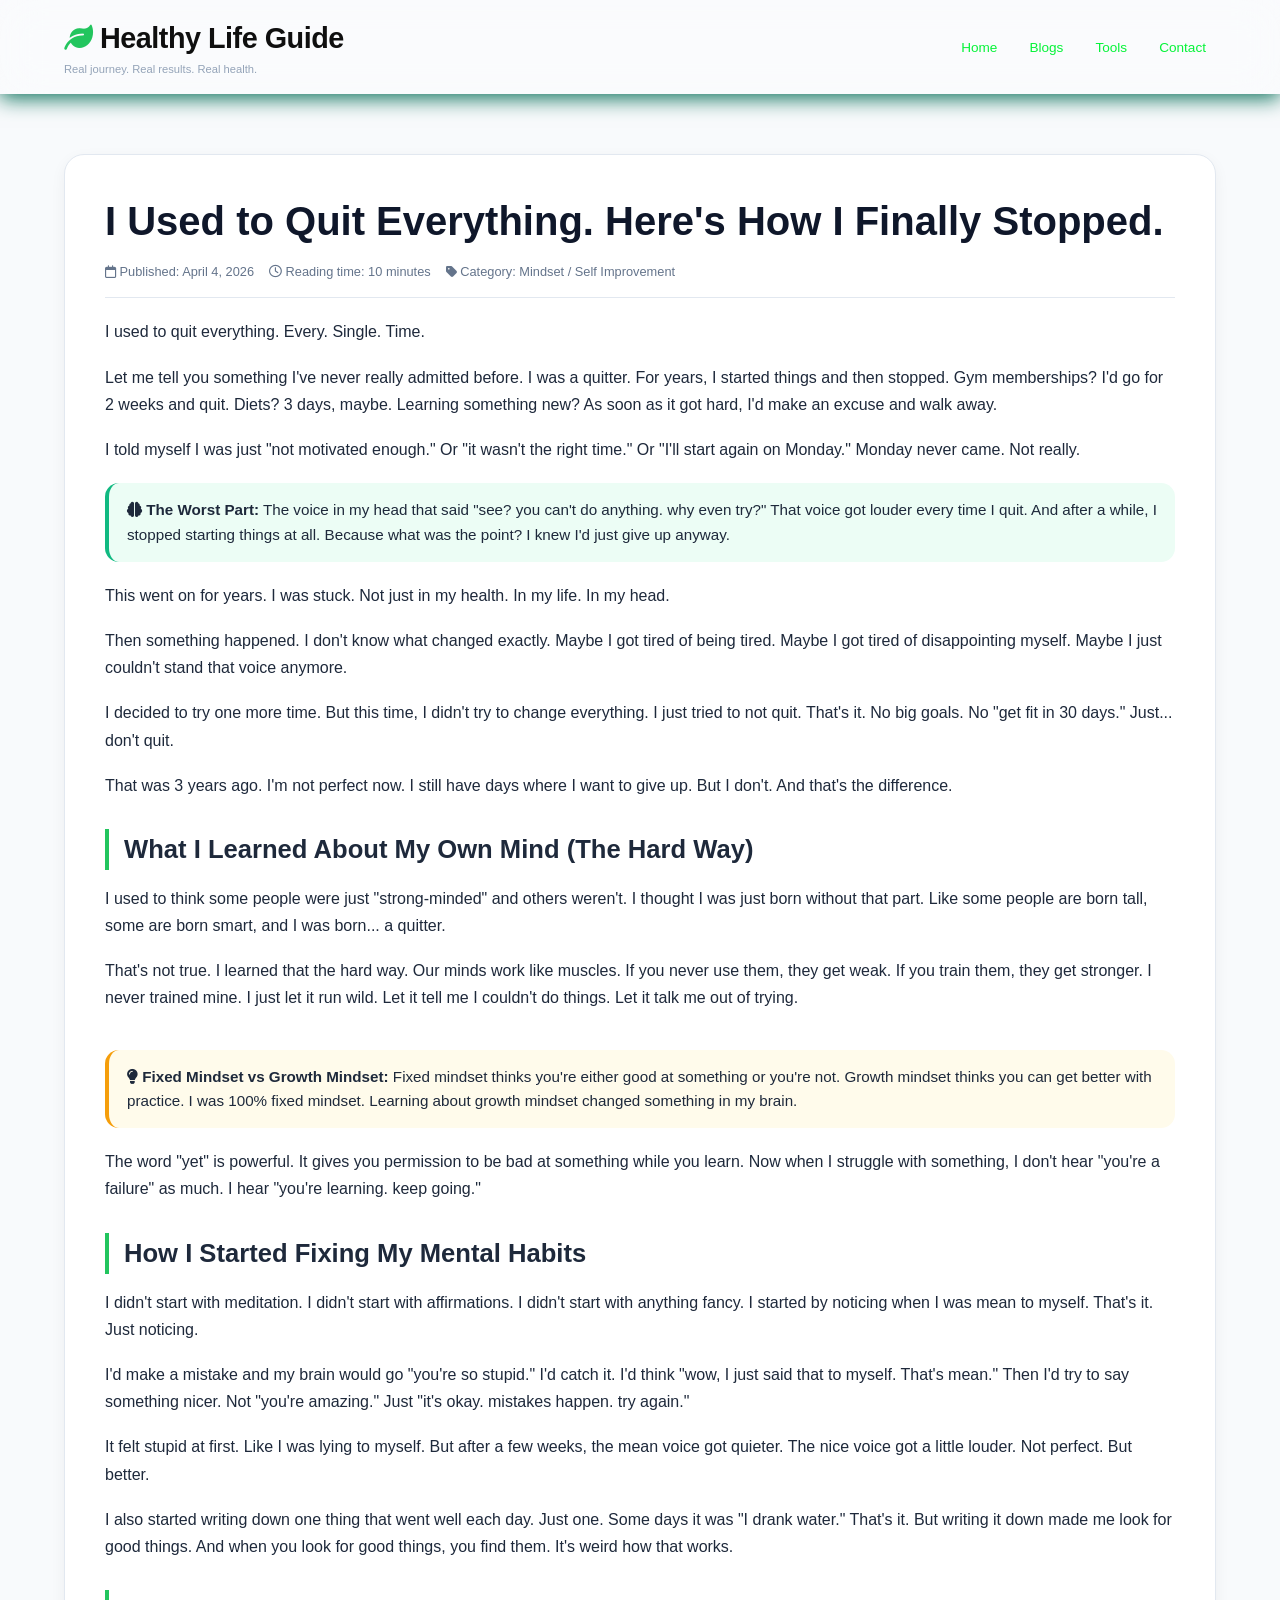
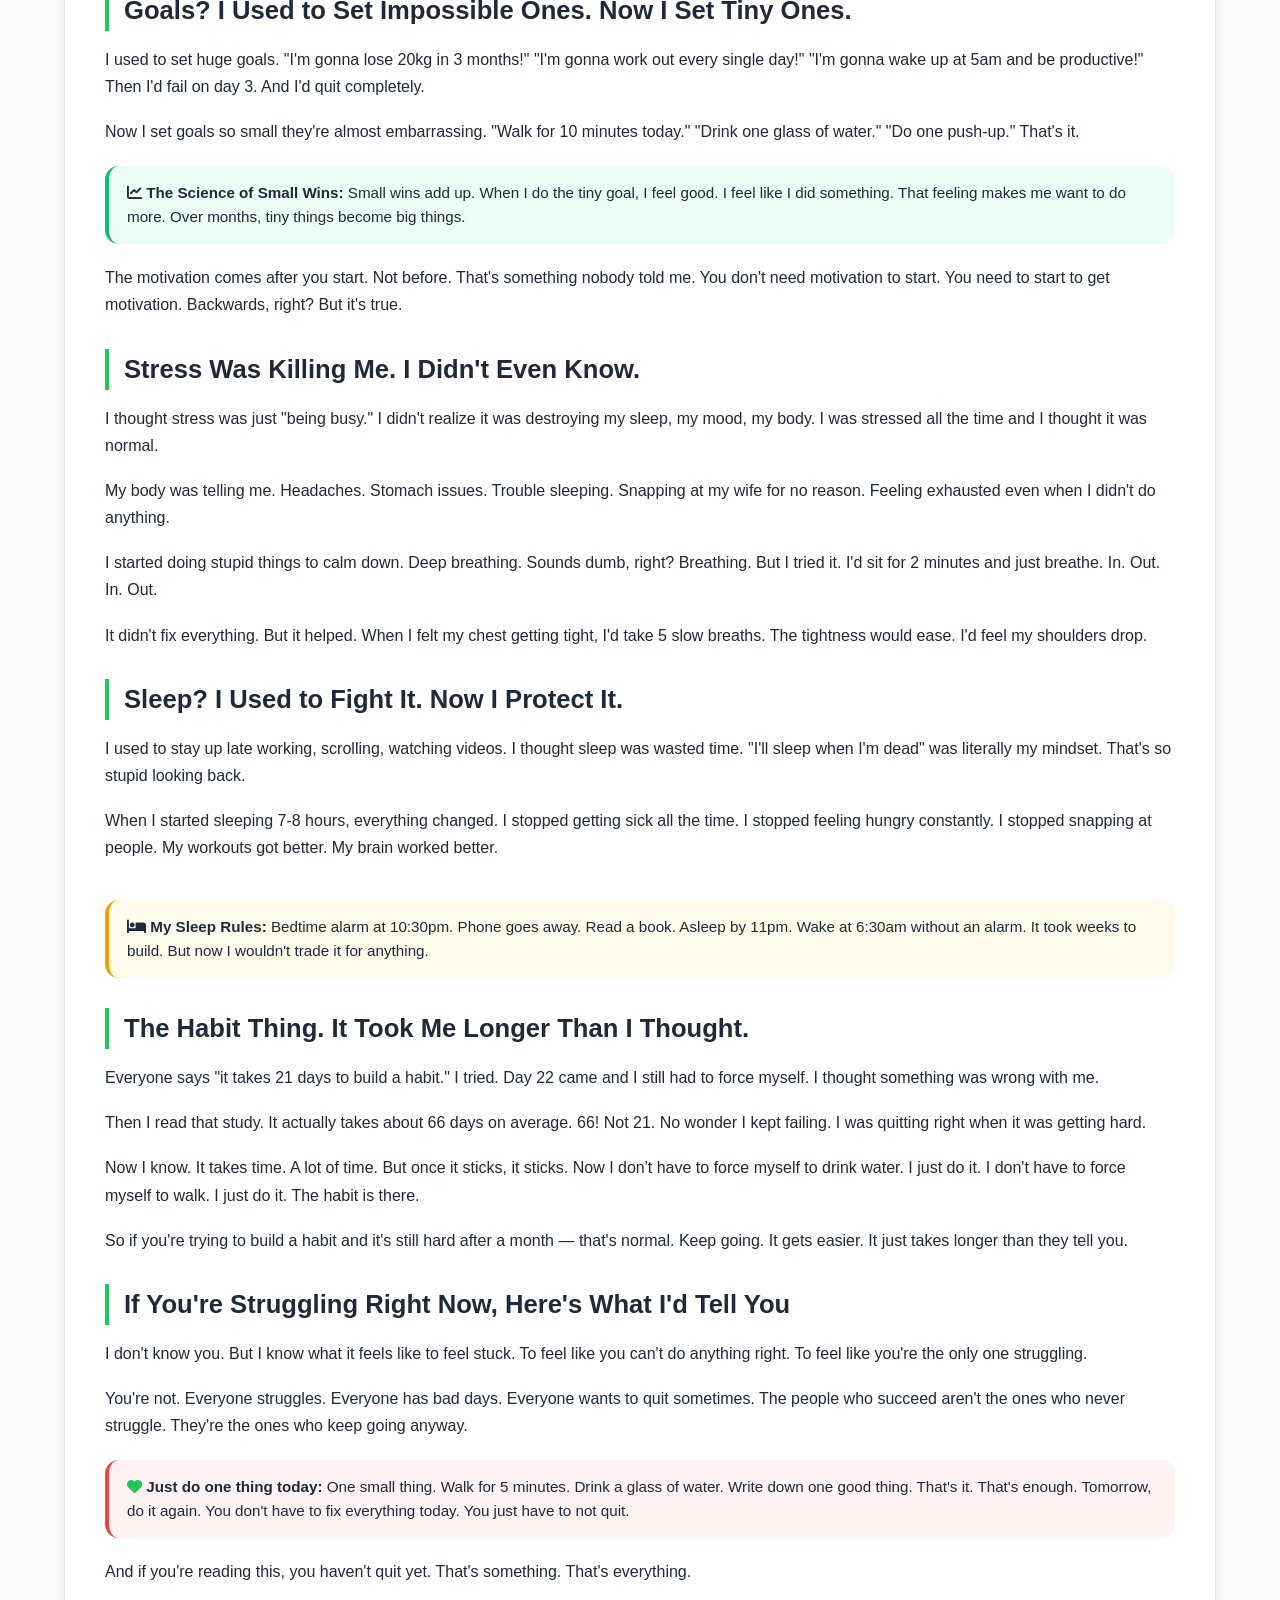
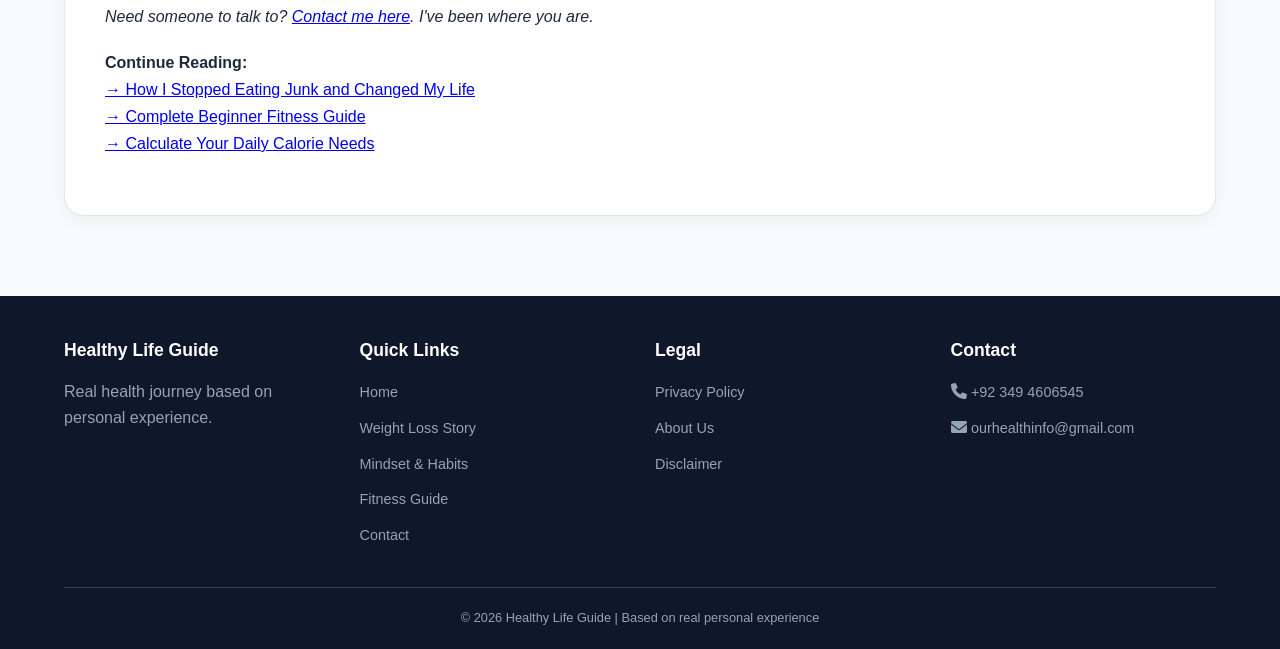
<file: blog/how-i-started-healthy-diet.html>
<!DOCTYPE html>
<html lang="en">
<head>
    <meta charset="UTF-8">
    <meta name="viewport" content="width=device-width, initial-scale=1.0">
    
    <title>I Used to Quit Everything. Here's How I Finally Stopped. | Mindset & Habits</title>
    <meta name="description" content="Real story of overcoming the habit of quitting. From failed diets to lasting change. Learn how to build mental resilience and stop quitting on yourself.">
    <meta name="keywords" content="mindset, quitting habit, mental resilience, personal development, self improvement, motivation, growth mindset">
    <meta name="author" content="Healthy Life Guide">
    <meta name="robots" content="index, follow">
    
    <link rel="canonical" href="http://apexwellness.netlify.app/blog/how-i-started-healthy-diet.html">
    
    <meta property="og:title" content="I Used to Quit Everything. Here's How I Finally Stopped.">
    <meta property="og:description" content="Real story about mindset, mental resilience, and learning to stop quitting on yourself.">
    <meta property="og:type" content="article">
    
    <!-- Favicon -->
    <link rel="icon" href="../pictures/favicon.png" type="image/jpeg">

   <!-- Google tag (gtag.js) -->
<script async src="https://www.googletagmanager.com/gtag/js?id=G-XFYR91ED2V"></script>
<script>
  window.dataLayer = window.dataLayer || [];
  function gtag(){dataLayer.push(arguments);}
  gtag('js', new Date());

  gtag('config', 'G-XFYR91ED2V');
</script>

    <!-- Google AdSense -->
    <script async src="https://pagead2.googlesyndication.com/pagead/js/adsbygoogle.js?client=ca-pub-5123298033596186"
         crossorigin="anonymous"></script>

    <script type="application/ld+json">
    {
        "@context": "https://schema.org",
        "@type": "BlogPosting",
        "headline": "I Used to Quit Everything. Here's How I Finally Stopped.",
        "description": "Building mental resilience and overcoming the habit of quitting",
        "author": {"@type": "Person", "name": "Healthy Life Guide"},
        "datePublished": "2026-04-04",
        "dateModified": "2026-04-05"
    }
    </script>
    
    <link rel="stylesheet" href="../css/style.css">
    <link rel="stylesheet" href="https://cdnjs.cloudflare.com/ajax/libs/font-awesome/6.0.0-beta3/css/all.min.css">
    <link rel="icon" type="image/png" href="../assets/favicon.jpg">
</head>
<body>

<header class="site-header">
    <div class="container header-content">
        <div class="logo">
            <h1><i class="fas fa-leaf"></i> Healthy Life Guide</h1>
            <p>Real journey. Real results. Real health.</p>
        </div>
        <nav class="main-nav">
            <ul>
                <li><a href="../index.html">Home</a></li>
                <li><a href="../index.html#blogs">Blogs</a></li>
                <li><a href="../index.html#tools">Tools</a></li>
                <li><a href="../contact.html">Contact</a></li>
            </ul>
        </nav>
    </div>
</header>

<!-- Main Layout with Sidebar for Desktop -->
<main class="container main-layout">
    
    <!-- LEFT COLUMN: Main Blog Content -->
    <div class="main-content">
        <article class="blog-post">
            
            <h1>I Used to Quit Everything. Here's How I Finally Stopped.</h1>
            
            <div class="post-meta">
                <span><i class="far fa-calendar"></i> Published: April 4, 2026</span>
                <span><i class="far fa-clock"></i> Reading time: 10 minutes</span>
                <span><i class="fas fa-tag"></i> Category: Mindset / Self Improvement</span>
            </div>
            
            <!-- <img src="../assets/healthy-diet.jpg" alt="Person practicing mindfulness and healthy mindset" class="post-image" title="Building Mental Resilience" loading="lazy"> -->
            
            <p>I used to quit everything. Every. Single. Time.</p>
            
            <p>Let me tell you something I've never really admitted before. I was a quitter. For years, I started things and then stopped. Gym memberships? I'd go for 2 weeks and quit. Diets? 3 days, maybe. Learning something new? As soon as it got hard, I'd make an excuse and walk away.</p>
            
            <p>I told myself I was just "not motivated enough." Or "it wasn't the right time." Or "I'll start again on Monday." Monday never came. Not really.</p>
            
            <!-- IN-ARTICLE AD 1 -->
            <!-- <div class="inarticle-ad">
                <ins class="adsbygoogle"
                     style="display:block; text-align:center;"
                     data-ad-layout="in-article"
                     data-ad-format="fluid"
                     data-ad-client="ca-pub-5123298033596186"
                     data-ad-slot="1799684906"></ins>
                <script>
                     (adsbygoogle = window.adsbygoogle || []).push({});
                </script>
            </div> -->
            
            <div class="info-box">
                <i class="fas fa-brain"></i> <strong>The Worst Part:</strong> The voice in my head that said "see? you can't do anything. why even try?" That voice got louder every time I quit. And after a while, I stopped starting things at all. Because what was the point? I knew I'd just give up anyway.
            </div>
            
            <p>This went on for years. I was stuck. Not just in my health. In my life. In my head.</p>
            
            <p>Then something happened. I don't know what changed exactly. Maybe I got tired of being tired. Maybe I got tired of disappointing myself. Maybe I just couldn't stand that voice anymore.</p>
            
            <p>I decided to try one more time. But this time, I didn't try to change everything. I just tried to not quit. That's it. No big goals. No "get fit in 30 days." Just... don't quit.</p>
            
            <p>That was 3 years ago. I'm not perfect now. I still have days where I want to give up. But I don't. And that's the difference.</p>
            
            <h2>What I Learned About My Own Mind (The Hard Way)</h2>
            
            <p>I used to think some people were just "strong-minded" and others weren't. I thought I was just born without that part. Like some people are born tall, some are born smart, and I was born... a quitter.</p>
            
            <p>That's not true. I learned that the hard way. Our minds work like muscles. If you never use them, they get weak. If you train them, they get stronger. I never trained mine. I just let it run wild. Let it tell me I couldn't do things. Let it talk me out of trying.</p>
            
            <!-- IN-ARTICLE AD 2 -->
            <div class="inarticle-ad">
                <ins class="adsbygoogle"
                     style="display:block; text-align:center;"
                     data-ad-layout="in-article"
                     data-ad-format="fluid"
                     data-ad-client="ca-pub-5123298033596186"
                     data-ad-slot="1799684906"></ins>
                <script>
                     (adsbygoogle = window.adsbygoogle || []).push({});
                </script>
            </div>
            
            <div class="tip-box">
                <i class="fas fa-lightbulb"></i> <strong>Fixed Mindset vs Growth Mindset:</strong> Fixed mindset thinks you're either good at something or you're not. Growth mindset thinks you can get better with practice. I was 100% fixed mindset. Learning about growth mindset changed something in my brain.
            </div>

            <p>The word "yet" is powerful. It gives you permission to be bad at something while you learn. Now when I struggle with something, I don't hear "you're a failure" as much. I hear "you're learning. keep going."</p>
            
            <h2>How I Started Fixing My Mental Habits</h2>
            
            <p>I didn't start with meditation. I didn't start with affirmations. I didn't start with anything fancy. I started by noticing when I was mean to myself. That's it. Just noticing.</p>
            
            <p>I'd make a mistake and my brain would go "you're so stupid." I'd catch it. I'd think "wow, I just said that to myself. That's mean." Then I'd try to say something nicer. Not "you're amazing." Just "it's okay. mistakes happen. try again."</p>
            
            <p>It felt stupid at first. Like I was lying to myself. But after a few weeks, the mean voice got quieter. The nice voice got a little louder. Not perfect. But better.</p>
            
            <p>I also started writing down one thing that went well each day. Just one. Some days it was "I drank water." That's it. But writing it down made me look for good things. And when you look for good things, you find them. It's weird how that works.</p>
            
            <h2>Goals? I Used to Set Impossible Ones. Now I Set Tiny Ones.</h2>
            
            <p>I used to set huge goals. "I'm gonna lose 20kg in 3 months!" "I'm gonna work out every single day!" "I'm gonna wake up at 5am and be productive!" Then I'd fail on day 3. And I'd quit completely.</p>
            
            <p>Now I set goals so small they're almost embarrassing. "Walk for 10 minutes today." "Drink one glass of water." "Do one push-up." That's it.</p>
            
            <div class="info-box">
                <i class="fas fa-chart-line"></i> <strong>The Science of Small Wins:</strong> Small wins add up. When I do the tiny goal, I feel good. I feel like I did something. That feeling makes me want to do more. Over months, tiny things become big things.
            </div>
            
            <p>The motivation comes after you start. Not before. That's something nobody told me. You don't need motivation to start. You need to start to get motivation. Backwards, right? But it's true.</p>
            
            <h2>Stress Was Killing Me. I Didn't Even Know.</h2>
            
            <p>I thought stress was just "being busy." I didn't realize it was destroying my sleep, my mood, my body. I was stressed all the time and I thought it was normal.</p>
            
            <p>My body was telling me. Headaches. Stomach issues. Trouble sleeping. Snapping at my wife for no reason. Feeling exhausted even when I didn't do anything.</p>
            
            <p>I started doing stupid things to calm down. Deep breathing. Sounds dumb, right? Breathing. But I tried it. I'd sit for 2 minutes and just breathe. In. Out. In. Out.</p>
            
            <p>It didn't fix everything. But it helped. When I felt my chest getting tight, I'd take 5 slow breaths. The tightness would ease. I'd feel my shoulders drop.</p>
            
            <h2>Sleep? I Used to Fight It. Now I Protect It.</h2>
            
            <p>I used to stay up late working, scrolling, watching videos. I thought sleep was wasted time. "I'll sleep when I'm dead" was literally my mindset. That's so stupid looking back.</p>
            
            <p>When I started sleeping 7-8 hours, everything changed. I stopped getting sick all the time. I stopped feeling hungry constantly. I stopped snapping at people. My workouts got better. My brain worked better.</p>
            
            <!-- IN-ARTICLE AD 3 -->
            <div class="inarticle-ad">
                <ins class="adsbygoogle"
                     style="display:block; text-align:center;"
                     data-ad-layout="in-article"
                     data-ad-format="fluid"
                     data-ad-client="ca-pub-5123298033596186"
                     data-ad-slot="1799684906"></ins>
                <script>
                     (adsbygoogle = window.adsbygoogle || []).push({});
                </script>
            </div>
            
            <div class="tip-box">
                <i class="fas fa-bed"></i> <strong>My Sleep Rules:</strong> Bedtime alarm at 10:30pm. Phone goes away. Read a book. Asleep by 11pm. Wake at 6:30am without an alarm. It took weeks to build. But now I wouldn't trade it for anything.
            </div>
            
            <h2>The Habit Thing. It Took Me Longer Than I Thought.</h2>
            
            <p>Everyone says "it takes 21 days to build a habit." I tried. Day 22 came and I still had to force myself. I thought something was wrong with me.</p>
            
            <p>Then I read that study. It actually takes about 66 days on average. 66! Not 21. No wonder I kept failing. I was quitting right when it was getting hard.</p>
            
            <p>Now I know. It takes time. A lot of time. But once it sticks, it sticks. Now I don't have to force myself to drink water. I just do it. I don't have to force myself to walk. I just do it. The habit is there.</p>
            
            <p>So if you're trying to build a habit and it's still hard after a month — that's normal. Keep going. It gets easier. It just takes longer than they tell you.</p>
            
            <h2>If You're Struggling Right Now, Here's What I'd Tell You</h2>
            
            <p>I don't know you. But I know what it feels like to feel stuck. To feel like you can't do anything right. To feel like you're the only one struggling.</p>
            
            <p>You're not. Everyone struggles. Everyone has bad days. Everyone wants to quit sometimes. The people who succeed aren't the ones who never struggle. They're the ones who keep going anyway.</p>
            
            <div class="warning-box">
                <i class="fas fa-heart" style="color:#22c55e"></i> <strong>Just do one thing today:</strong> One small thing. Walk for 5 minutes. Drink a glass of water. Write down one good thing. That's it. That's enough. Tomorrow, do it again. You don't have to fix everything today. You just have to not quit.
            </div>
            
            <p>And if you're reading this, you haven't quit yet. That's something. That's everything.</p>
            
            <p><em>Need someone to talk to? <a href="../contact.html">Contact me here</a>. I've been where you are.</em></p>
            
            <p><strong>Continue Reading:</strong><br>
            <a href="my-weight-loss-journey.html">→ How I Stopped Eating Junk and Changed My Life</a><br>
            <a href="complete-beginner-fitness-guide.html">→ Complete Beginner Fitness Guide</a><br>
            <a href="../tools/calorie-calculator.html">→ Calculate Your Daily Calorie Needs</a></p>
            
        </article>
    </div>
    
</main>

<!-- MOBILE ONLY: Bottom Anchor Ad (Sticky on Mobile) -->
<!-- <div class="mobile-bottom-ad">
    <ins class="adsbygoogle"
         style="display:block"
         data-ad-client="ca-pub-5123298033596186"
         data-ad-slot="8180225611"
         data-ad-format="auto"
         data-full-width-responsive="true"></ins>
    <script>
         (adsbygoogle = window.adsbygoogle || []).push({});
    </script>
</div> -->

<footer class="site-footer">
    <div class="container">
        <div class="footer-content">
            <div class="footer-col">
                <h3>Healthy Life Guide</h3>
                <p>Real health journey based on personal experience.</p>
            </div>
            <div class="footer-col">
                <h3>Quick Links</h3>
                <ul>
                    <li><a href="../index.html">Home</a></li>
                    <li><a href="my-weight-loss-journey.html">Weight Loss Story</a></li>
                    <li><a href="how-i-started-healthy-diet.html">Mindset & Habits</a></li>
                    <li><a href="complete-beginner-fitness-guide.html">Fitness Guide</a></li>
                    <li><a href="../contact.html">Contact</a></li>
                </ul>
            </div>
            <div class="footer-col">
                <h3>Legal</h3>
                <ul>
                    <li><a href="privacy.html">Privacy Policy</a></li>
                    <li><a href="about.html">About Us</a></li>
                    <li><a href="disclaimer.html">Disclaimer</a></li>
                </ul>
            </div>
            <div class="footer-col">
                <h3>Contact</h3>
                <ul>
                    <li><i class="fas fa-phone"></i> <a href="tel:+923494606545">+92 349 4606545</a></li>
                    <li><i class="fas fa-envelope"></i> <a href="mailto:ourhealthinfo@gmail.com">ourhealthinfo@gmail.com</a></li>
                </ul>
            </div>
        </div>
        <div class="footer-bottom">
            <p>&copy; 2026 Healthy Life Guide | Based on real personal experience</p>
        </div>
    </div>
</footer>

<script src="../js/main.js"></script>
</body>
</html>
</file>
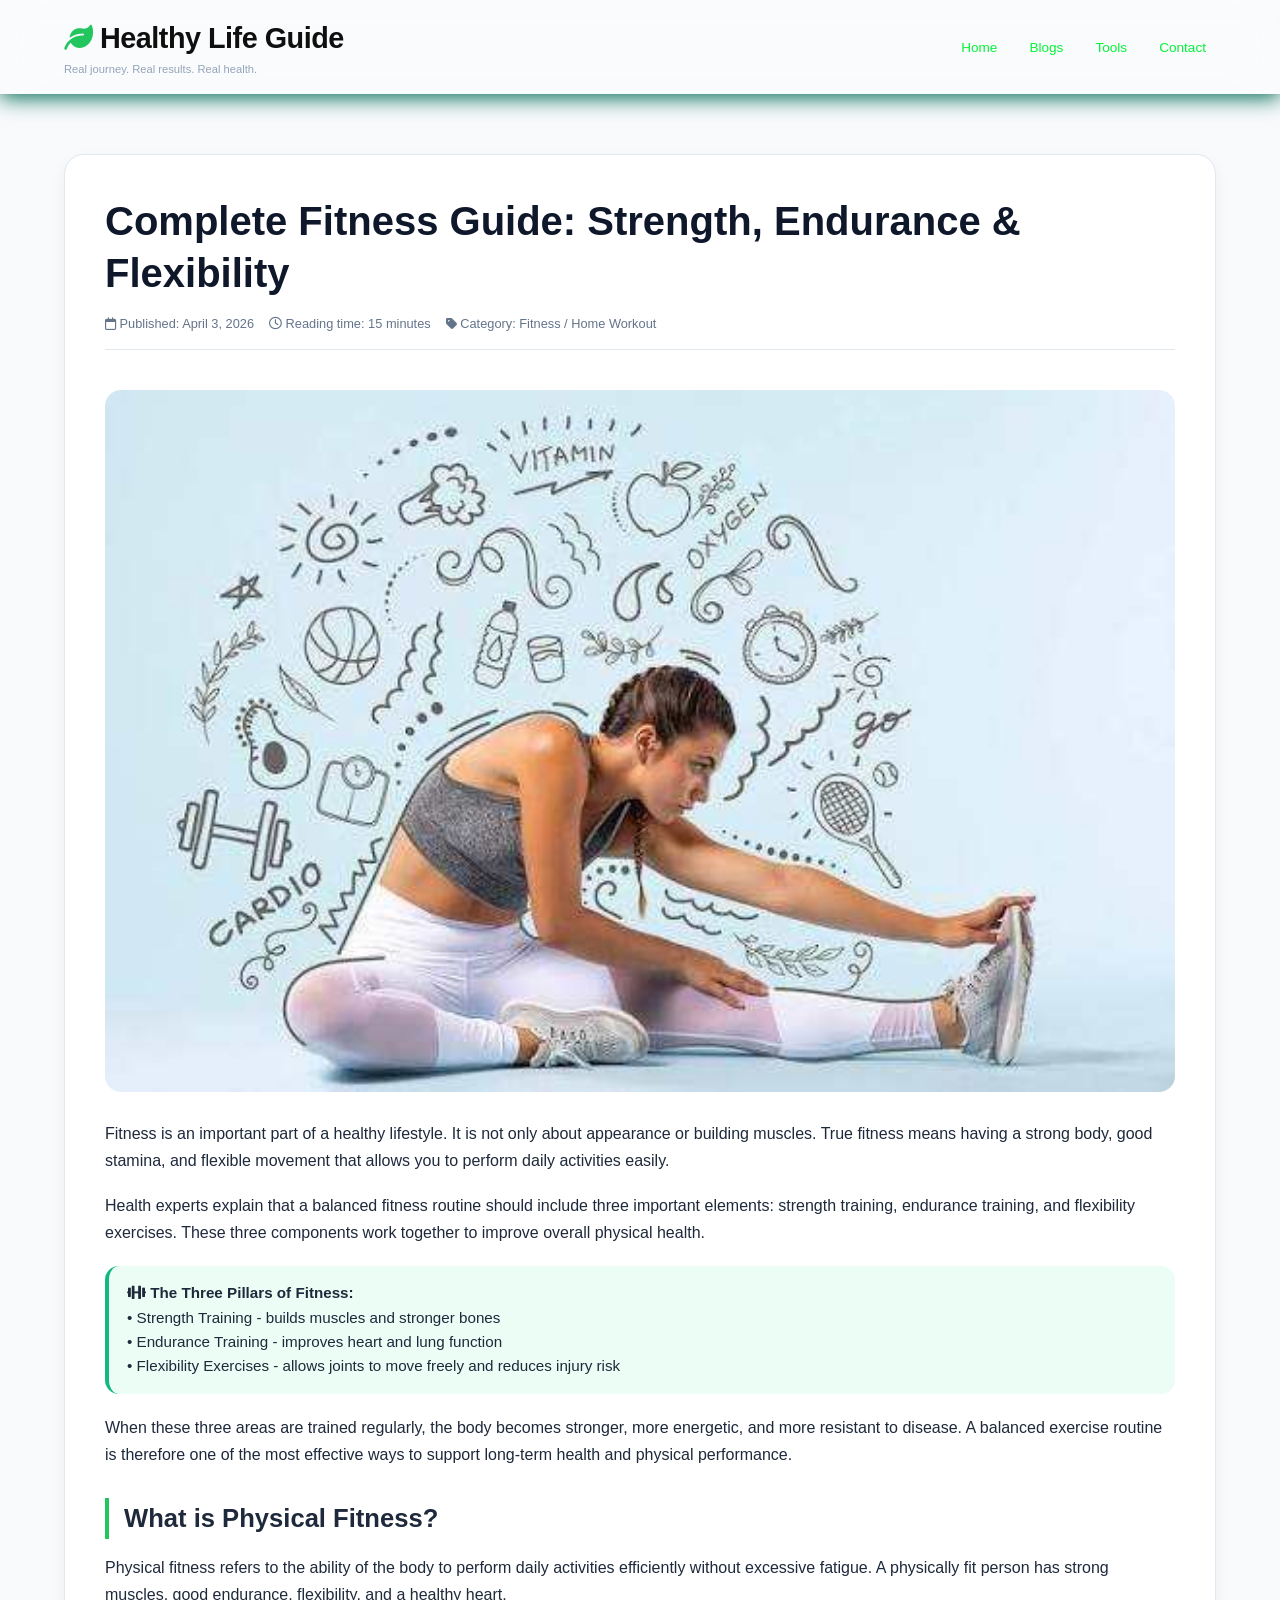
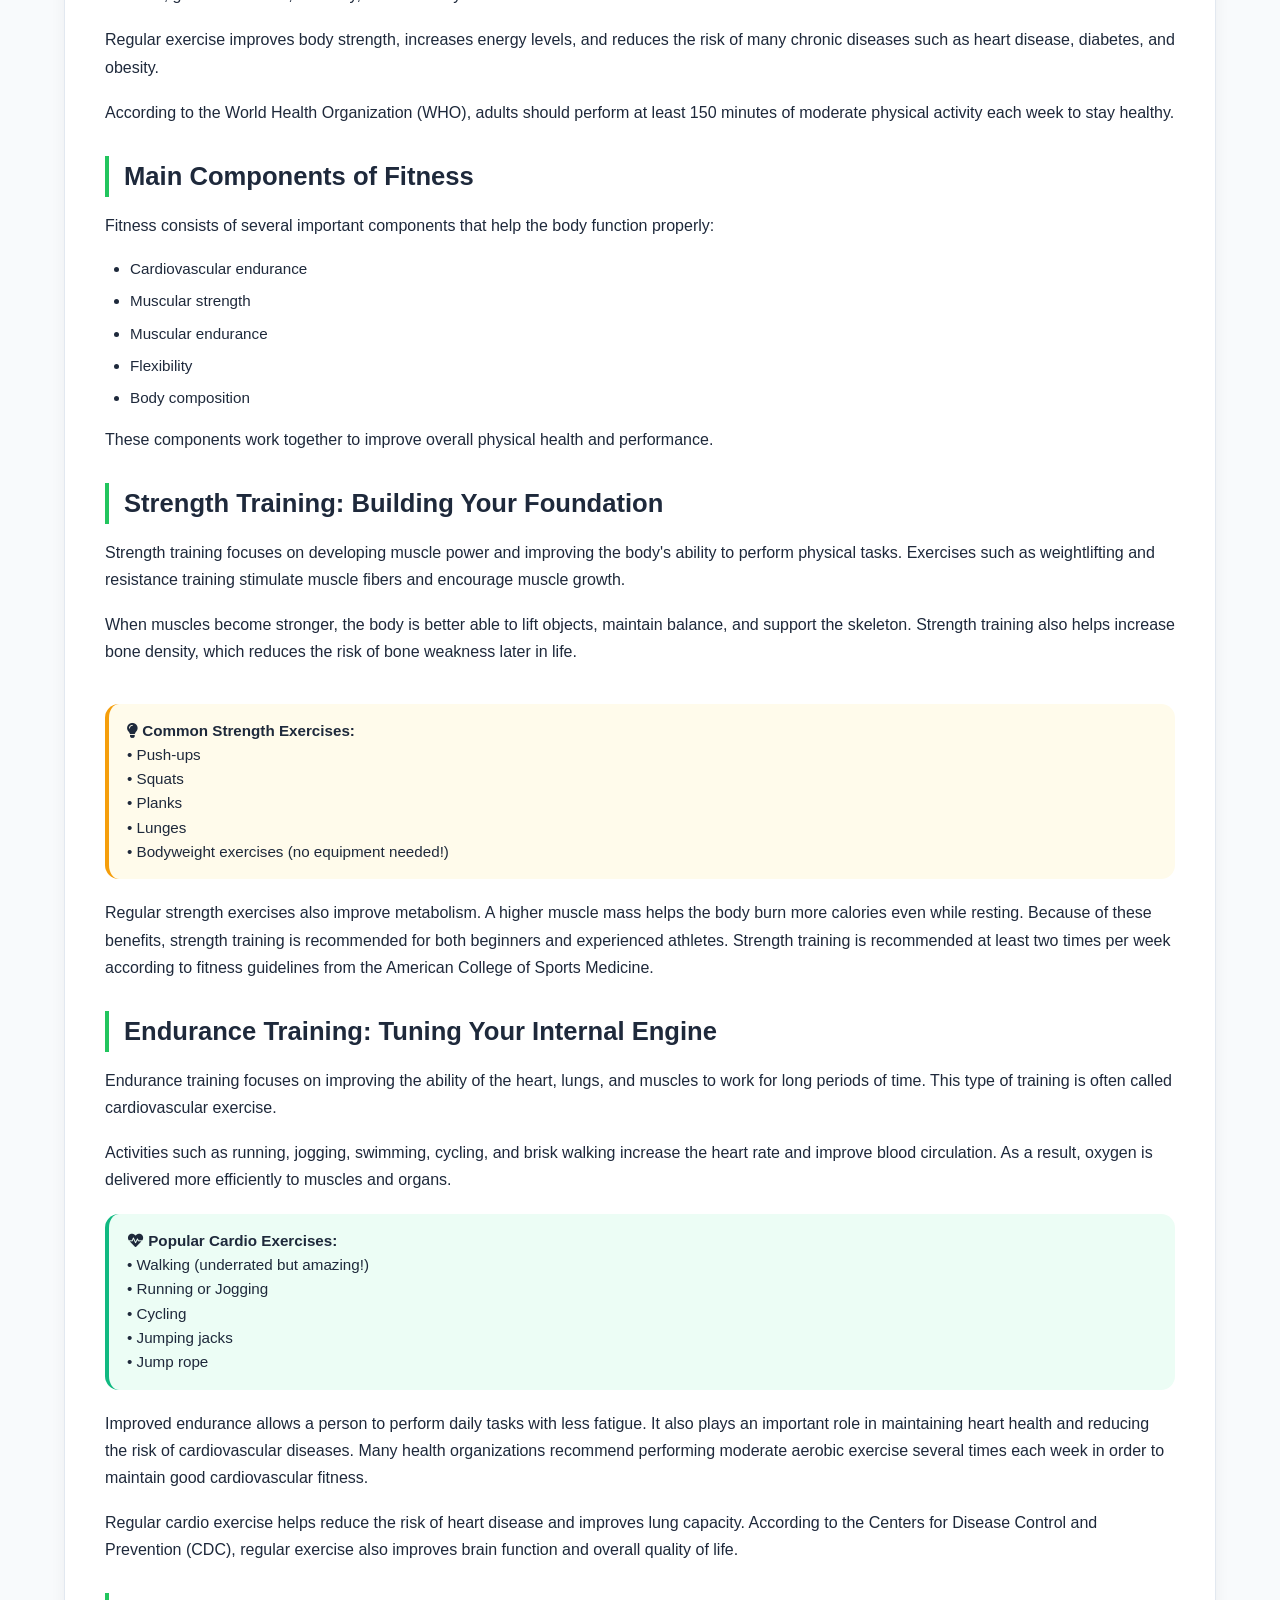
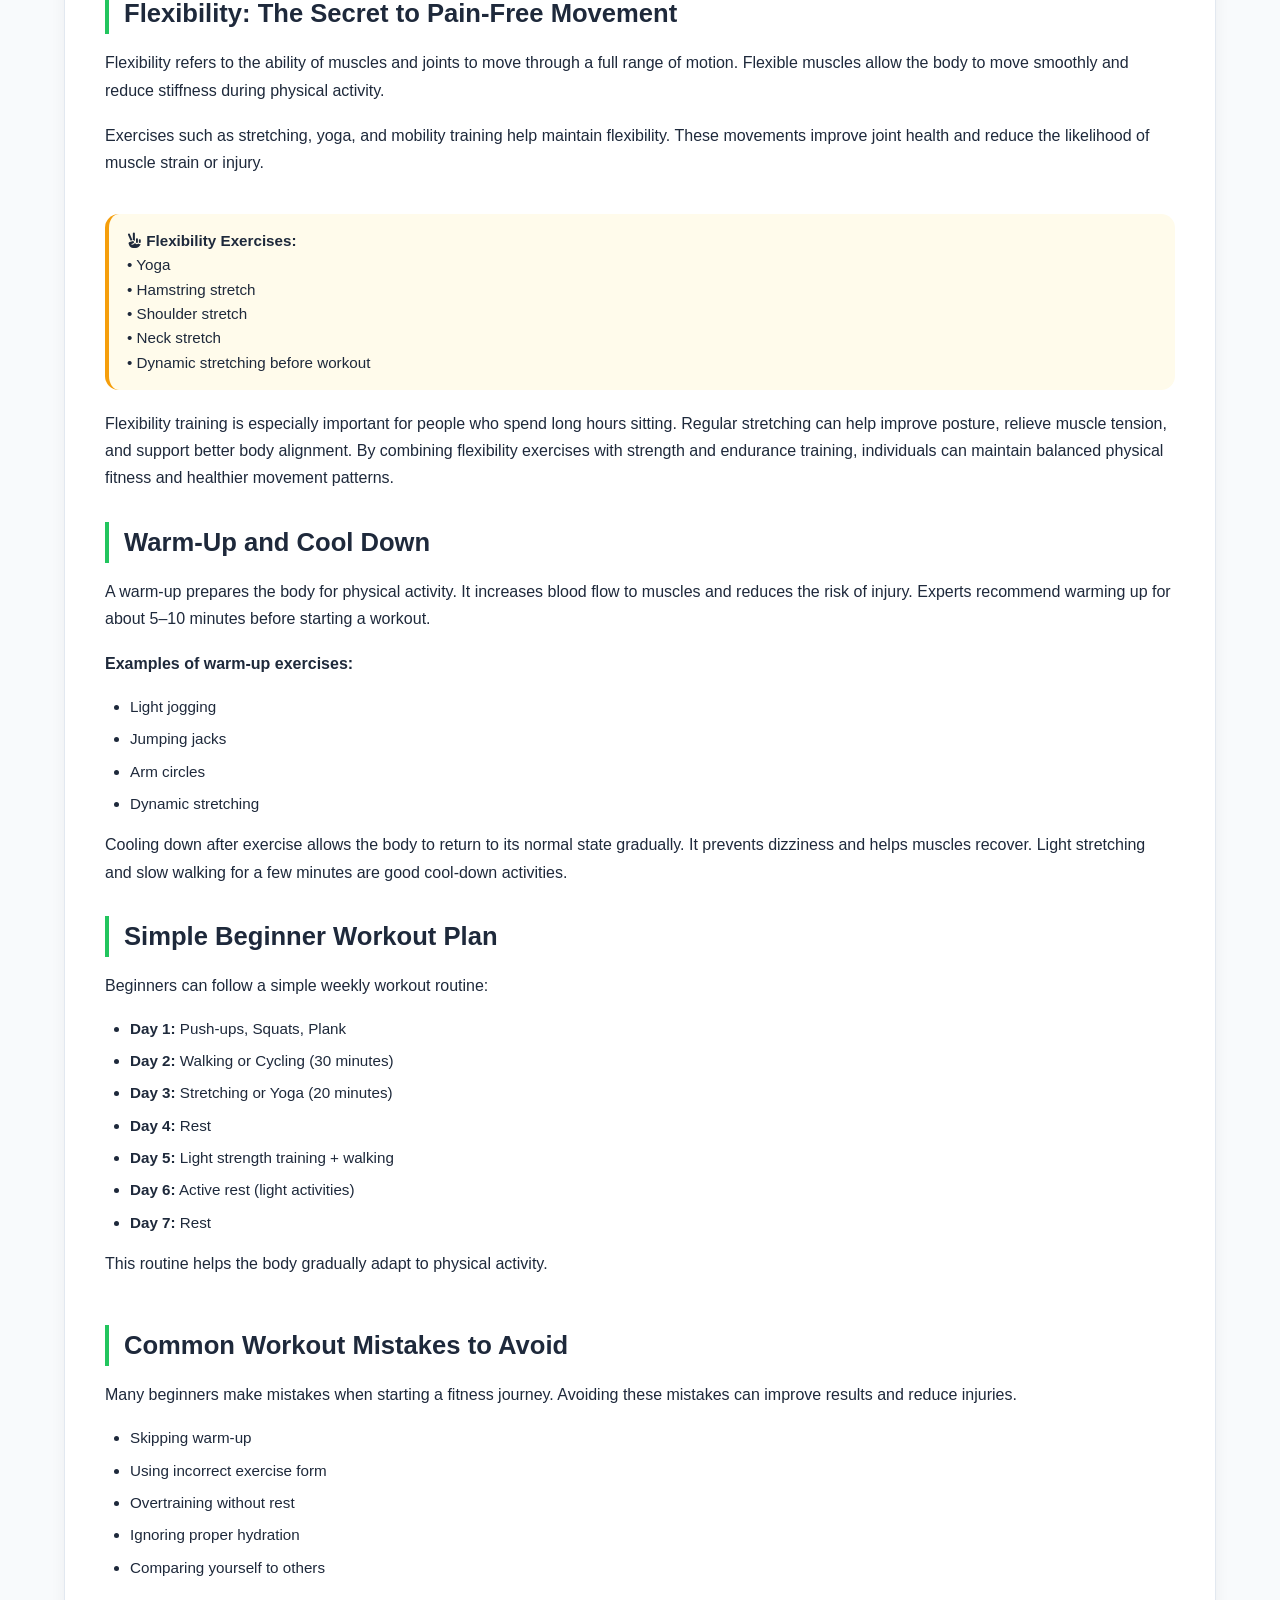
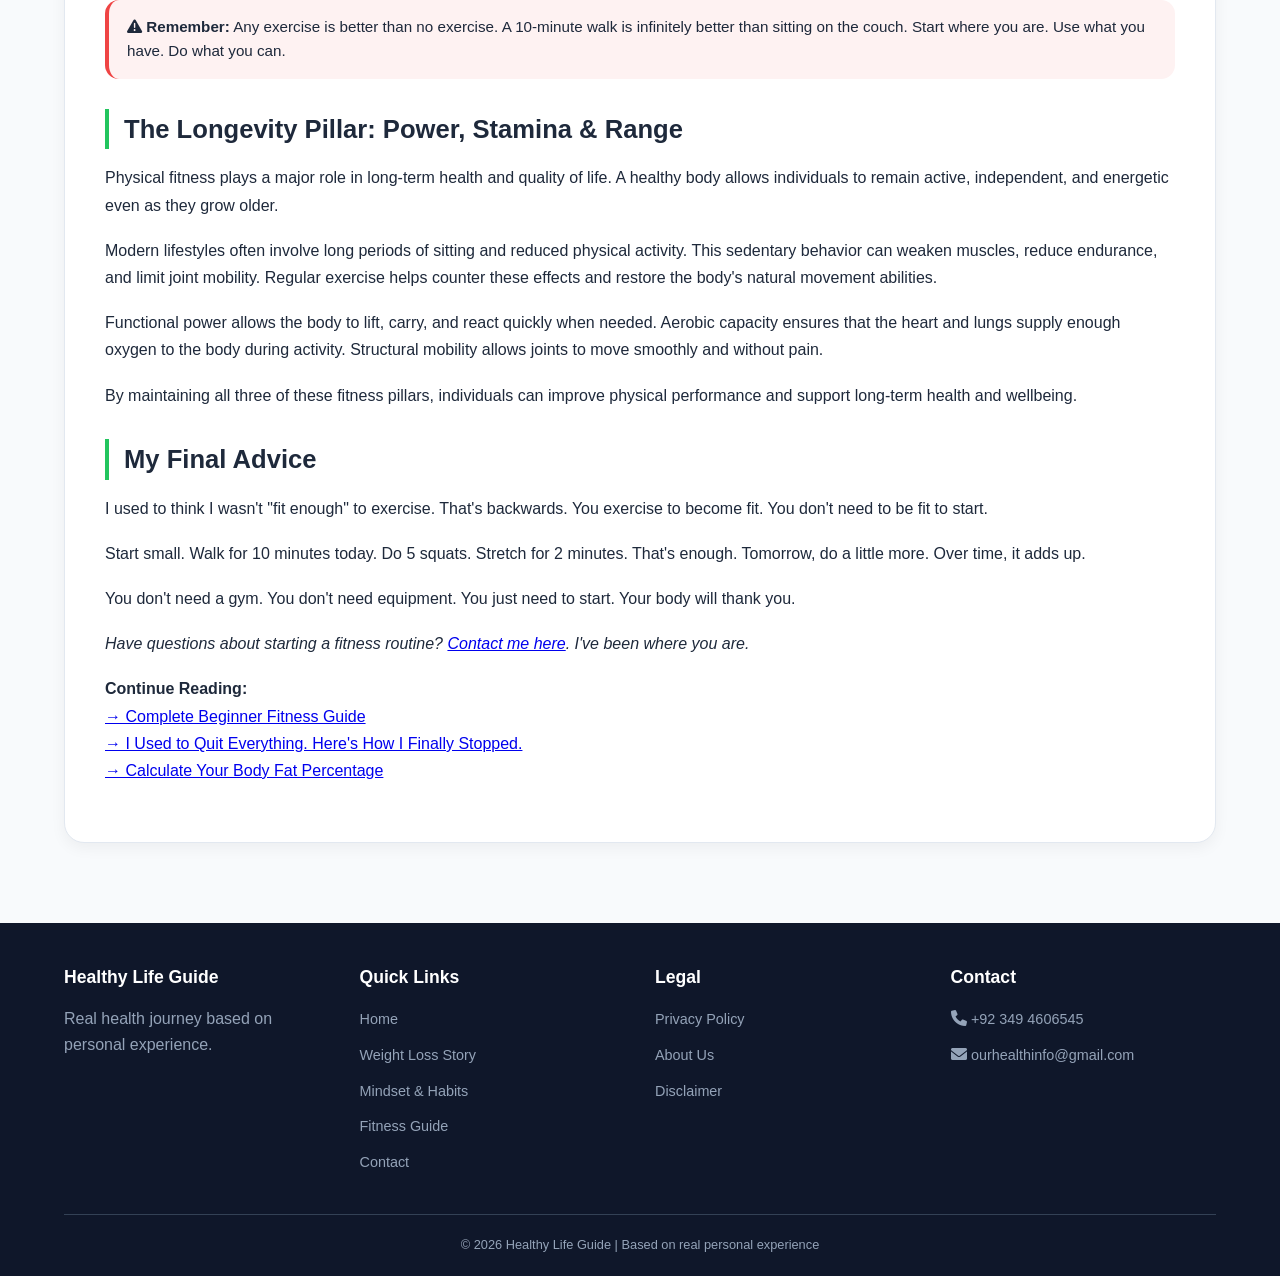
<file: blog/my-daily-fitness-routine.html>
<!DOCTYPE html>
<html lang="en">
<head>
    <meta charset="UTF-8">
    <meta name="viewport" content="width=device-width, initial-scale=1.0">
    
    <title>Complete Fitness Guide: Strength, Endurance & Flexibility | Home Workout</title>
    <meta name="description" content="Complete fitness guide covering strength training, endurance, and flexibility. Home workouts, no equipment needed. Real advice from personal experience.">
    <meta name="keywords" content="fitness guide, strength training, endurance workout, flexibility exercises, home workout, no equipment fitness, complete fitness">
    <meta name="author" content="Healthy Life Guide">
    <meta name="robots" content="index, follow">
    
    <link rel="canonical" href="http://apexwellness.netlify.app/blog/my-daily-fitness-routine.html">
    
    <meta property="og:title" content="Complete Fitness Guide: Strength, Endurance & Flexibility">
    <meta property="og:description" content="Home workouts, strength training, endurance exercises, and flexibility routines. No equipment needed.">
    <meta property="og:type" content="article">
    
    <!-- Favicon -->
    <link rel="icon" href="../pictures/favicon.png" type="image/jpeg">

   <!-- Google tag (gtag.js) -->
<script async src="https://www.googletagmanager.com/gtag/js?id=G-XFYR91ED2V"></script>
<script>
  window.dataLayer = window.dataLayer || [];
  function gtag(){dataLayer.push(arguments);}
  gtag('js', new Date());

  gtag('config', 'G-XFYR91ED2V');
</script>

    <!-- Google AdSense -->
    <script async src="https://pagead2.googlesyndication.com/pagead/js/adsbygoogle.js?client=ca-pub-5123298033596186"
         crossorigin="anonymous"></script>

    <script type="application/ld+json">
    {
        "@context": "https://schema.org",
        "@type": "BlogPosting",
        "headline": "Complete Fitness Guide: Strength, Endurance & Flexibility",
        "description": "Complete home fitness guide covering all three pillars of physical fitness",
        "author": {"@type": "Person", "name": "Healthy Life Guide"},
        "datePublished": "2026-04-03",
        "dateModified": "2026-04-05"
    }
    </script>
    
    <link rel="stylesheet" href="../css/style.css">
    <link rel="stylesheet" href="https://cdnjs.cloudflare.com/ajax/libs/font-awesome/6.0.0-beta3/css/all.min.css">
    <link rel="icon" type="image/png" href="../assets/favicon.jpg">
</head>
<body>

<header class="site-header">
    <div class="container header-content">
        <div class="logo">
            <h1><i class="fas fa-leaf"></i> Healthy Life Guide</h1>
            <p>Real journey. Real results. Real health.</p>
        </div>
        <nav class="main-nav">
            <ul>
                <li><a href="../index.html">Home</a></li>
                <li><a href="../index.html#blogs">Blogs</a></li>
                <li><a href="../index.html#tools">Tools</a></li>
                <li><a href="../contact.html">Contact</a></li>
            </ul>
        </nav>
    </div>
</header>

<!-- Main Layout with Sidebar for Desktop -->
<main class="container main-layout">
    
    <!-- LEFT COLUMN: Main Blog Content -->
    <div class="main-content">
        <article class="blog-post">
            
            <h1>Complete Fitness Guide: Strength, Endurance & Flexibility</h1>
            
            <div class="post-meta">
                <span><i class="far fa-calendar"></i> Published: April 3, 2026</span>
                <span><i class="far fa-clock"></i> Reading time: 15 minutes</span>
                <span><i class="fas fa-tag"></i> Category: Fitness / Home Workout</span>
            </div>
            
            <img src="../assets/daily-fitness.jpg" alt="Person doing home workout exercises including pushups and squats" class="post-image" title="Complete Home Fitness Guide" loading="lazy">
            
            <p>Fitness is an important part of a healthy lifestyle. It is not only about appearance or building muscles. True fitness means having a strong body, good stamina, and flexible movement that allows you to perform daily activities easily.</p>
            
            <p>Health experts explain that a balanced fitness routine should include three important elements: strength training, endurance training, and flexibility exercises. These three components work together to improve overall physical health.</p>
            
            <!-- IN-ARTICLE AD 1
            <div class="inarticle-ad">
                <ins class="adsbygoogle"
                     style="display:block; text-align:center;"
                     data-ad-layout="in-article"
                     data-ad-format="fluid"
                     data-ad-client="ca-pub-5123298033596186"
                     data-ad-slot="1799684906"></ins>
                <script>
                     (adsbygoogle = window.adsbygoogle || []).push({});
                </script>
            </div>
             -->
            <div class="info-box">
                <i class="fas fa-dumbbell"></i> <strong>The Three Pillars of Fitness:</strong><br>
                • Strength Training - builds muscles and stronger bones<br>
                • Endurance Training - improves heart and lung function<br>
                • Flexibility Exercises - allows joints to move freely and reduces injury risk
            </div>
            
            <p>When these three areas are trained regularly, the body becomes stronger, more energetic, and more resistant to disease. A balanced exercise routine is therefore one of the most effective ways to support long-term health and physical performance.</p>
            
            <h2>What is Physical Fitness?</h2>
            
            <p>Physical fitness refers to the ability of the body to perform daily activities efficiently without excessive fatigue. A physically fit person has strong muscles, good endurance, flexibility, and a healthy heart.</p>
            
            <p>Regular exercise improves body strength, increases energy levels, and reduces the risk of many chronic diseases such as heart disease, diabetes, and obesity.</p>
            
            <p>According to the World Health Organization (WHO), adults should perform at least 150 minutes of moderate physical activity each week to stay healthy.</p>
            
            <h2>Main Components of Fitness</h2>
            
            <p>Fitness consists of several important components that help the body function properly:</p>
            
            <ul>
                <li>Cardiovascular endurance</li>
                <li>Muscular strength</li>
                <li>Muscular endurance</li>
                <li>Flexibility</li>
                <li>Body composition</li>
            </ul>
            
            <p>These components work together to improve overall physical health and performance.</p>
            
            <h2>Strength Training: Building Your Foundation</h2>
            
            <p>Strength training focuses on developing muscle power and improving the body's ability to perform physical tasks. Exercises such as weightlifting and resistance training stimulate muscle fibers and encourage muscle growth.</p>
            
            <p>When muscles become stronger, the body is better able to lift objects, maintain balance, and support the skeleton. Strength training also helps increase bone density, which reduces the risk of bone weakness later in life.</p>
            
            <!-- IN-ARTICLE AD 2 -->
            <div class="inarticle-ad">
                <ins class="adsbygoogle"
                     style="display:block; text-align:center;"
                     data-ad-layout="in-article"
                     data-ad-format="fluid"
                     data-ad-client="ca-pub-5123298033596186"
                     data-ad-slot="1799684906"></ins>
                <script>
                     (adsbygoogle = window.adsbygoogle || []).push({});
                </script>
            </div>
            
            <div class="tip-box">
                <i class="fas fa-lightbulb"></i> <strong>Common Strength Exercises:</strong><br>
                • Push-ups<br>
                • Squats<br>
                • Planks<br>
                • Lunges<br>
                • Bodyweight exercises (no equipment needed!)
            </div>
            
            <p>Regular strength exercises also improve metabolism. A higher muscle mass helps the body burn more calories even while resting. Because of these benefits, strength training is recommended for both beginners and experienced athletes. Strength training is recommended at least two times per week according to fitness guidelines from the American College of Sports Medicine.</p>
            
            <h2>Endurance Training: Tuning Your Internal Engine</h2>
            
            <p>Endurance training focuses on improving the ability of the heart, lungs, and muscles to work for long periods of time. This type of training is often called cardiovascular exercise.</p>
            
            <p>Activities such as running, jogging, swimming, cycling, and brisk walking increase the heart rate and improve blood circulation. As a result, oxygen is delivered more efficiently to muscles and organs.</p>
            
            <div class="info-box">
                <i class="fas fa-heartbeat"></i> <strong>Popular Cardio Exercises:</strong><br>
                • Walking (underrated but amazing!)<br>
                • Running or Jogging<br>
                • Cycling<br>
                • Jumping jacks<br>
                • Jump rope
            </div>
            
            <p>Improved endurance allows a person to perform daily tasks with less fatigue. It also plays an important role in maintaining heart health and reducing the risk of cardiovascular diseases. Many health organizations recommend performing moderate aerobic exercise several times each week in order to maintain good cardiovascular fitness.</p>
            
            <p>Regular cardio exercise helps reduce the risk of heart disease and improves lung capacity. According to the Centers for Disease Control and Prevention (CDC), regular exercise also improves brain function and overall quality of life.</p>
            
            <h2>Flexibility: The Secret to Pain-Free Movement</h2>
            
            <p>Flexibility refers to the ability of muscles and joints to move through a full range of motion. Flexible muscles allow the body to move smoothly and reduce stiffness during physical activity.</p>
            
            <p>Exercises such as stretching, yoga, and mobility training help maintain flexibility. These movements improve joint health and reduce the likelihood of muscle strain or injury.</p>
            
            <!-- IN-ARTICLE AD 3 -->
            <div class="inarticle-ad">
                <ins class="adsbygoogle"
                     style="display:block; text-align:center;"
                     data-ad-layout="in-article"
                     data-ad-format="fluid"
                     data-ad-client="ca-pub-5123298033596186"
                     data-ad-slot="1799684906"></ins>
                <script>
                     (adsbygoogle = window.adsbygoogle || []).push({});
                </script>
            </div>
            
            <div class="tip-box">
                <i class="fas fa-hand-peace"></i> <strong>Flexibility Exercises:</strong><br>
                • Yoga<br>
                • Hamstring stretch<br>
                • Shoulder stretch<br>
                • Neck stretch<br>
                • Dynamic stretching before workout
            </div>
            
            <p>Flexibility training is especially important for people who spend long hours sitting. Regular stretching can help improve posture, relieve muscle tension, and support better body alignment. By combining flexibility exercises with strength and endurance training, individuals can maintain balanced physical fitness and healthier movement patterns.</p>
            
            <h2>Warm-Up and Cool Down</h2>
            
            <p>A warm-up prepares the body for physical activity. It increases blood flow to muscles and reduces the risk of injury. Experts recommend warming up for about 5–10 minutes before starting a workout.</p>
            
            <p><strong>Examples of warm-up exercises:</strong></p>
            <ul>
                <li>Light jogging</li>
                <li>Jumping jacks</li>
                <li>Arm circles</li>
                <li>Dynamic stretching</li>
            </ul>
            
            <p>Cooling down after exercise allows the body to return to its normal state gradually. It prevents dizziness and helps muscles recover. Light stretching and slow walking for a few minutes are good cool-down activities.</p>
            
            <h2>Simple Beginner Workout Plan</h2>
            
            <p>Beginners can follow a simple weekly workout routine:</p>
            
            <ul>
                <li><strong>Day 1:</strong> Push-ups, Squats, Plank</li>
                <li><strong>Day 2:</strong> Walking or Cycling (30 minutes)</li>
                <li><strong>Day 3:</strong> Stretching or Yoga (20 minutes)</li>
                <li><strong>Day 4:</strong> Rest</li>
                <li><strong>Day 5:</strong> Light strength training + walking</li>
                <li><strong>Day 6:</strong> Active rest (light activities)</li>
                <li><strong>Day 7:</strong> Rest</li>
            </ul>
            
            <p>This routine helps the body gradually adapt to physical activity.</p>
            
              <!-- IN-ARTICLE AD 4 -->
            <div class="inarticle-ad">
                <ins class="adsbygoogle"
                     style="display:block; text-align:center;"
                     data-ad-layout="in-article"
                     data-ad-format="fluid"
                     data-ad-client="ca-pub-5123298033596186"
                     data-ad-slot="1799684906"></ins>
                <script>
                     (adsbygoogle = window.adsbygoogle || []).push({});
                </script>
            </div>

            <h2>Common Workout Mistakes to Avoid</h2>
            
            <p>Many beginners make mistakes when starting a fitness journey. Avoiding these mistakes can improve results and reduce injuries.</p>
            
            <ul>
                <li>Skipping warm-up</li>
                <li>Using incorrect exercise form</li>
                <li>Overtraining without rest</li>
                <li>Ignoring proper hydration</li>
                <li>Comparing yourself to others</li>
            </ul>
            
            <div class="warning-box">
                <i class="fas fa-exclamation-triangle"></i> <strong>Remember:</strong> Any exercise is better than no exercise. A 10-minute walk is infinitely better than sitting on the couch. Start where you are. Use what you have. Do what you can.
            </div>
            
            <h2>The Longevity Pillar: Power, Stamina & Range</h2>
            
            <p>Physical fitness plays a major role in long-term health and quality of life. A healthy body allows individuals to remain active, independent, and energetic even as they grow older.</p>
            
            <p>Modern lifestyles often involve long periods of sitting and reduced physical activity. This sedentary behavior can weaken muscles, reduce endurance, and limit joint mobility. Regular exercise helps counter these effects and restore the body's natural movement abilities.</p>
            
            <p>Functional power allows the body to lift, carry, and react quickly when needed. Aerobic capacity ensures that the heart and lungs supply enough oxygen to the body during activity. Structural mobility allows joints to move smoothly and without pain.</p>
            
            <p>By maintaining all three of these fitness pillars, individuals can improve physical performance and support long-term health and wellbeing.</p>
            
            <h2>My Final Advice</h2>
            
            <p>I used to think I wasn't "fit enough" to exercise. That's backwards. You exercise to become fit. You don't need to be fit to start.</p>
            
            <p>Start small. Walk for 10 minutes today. Do 5 squats. Stretch for 2 minutes. That's enough. Tomorrow, do a little more. Over time, it adds up.</p>
            
            <p>You don't need a gym. You don't need equipment. You just need to start. Your body will thank you.</p>
            
            <p><em>Have questions about starting a fitness routine? <a href="../contact.html">Contact me here</a>. I've been where you are.</em></p>
            
            <p><strong>Continue Reading:</strong><br>
            <a href="complete-beginner-fitness-guide.html">→ Complete Beginner Fitness Guide</a><br>
            <a href="how-i-started-healthy-diet.html">→ I Used to Quit Everything. Here's How I Finally Stopped.</a><br>
            <a href="../tools/body-fat-calculator.html">→ Calculate Your Body Fat Percentage</a></p>
            
        </article>
    </div>
    
</main>

<!-- MOBILE ONLY: Bottom Anchor Ad (Sticky on Mobile) -->
<!-- <div class="mobile-bottom-ad">
    <ins class="adsbygoogle"
         style="display:block"
         data-ad-client="ca-pub-5123298033596186"
         data-ad-slot="8180225611"
         data-ad-format="auto"
         data-full-width-responsive="true"></ins>
    <script>
         (adsbygoogle = window.adsbygoogle || []).push({});
    </script>
</div> -->

<footer class="site-footer">
    <div class="container">
        <div class="footer-content">
            <div class="footer-col">
                <h3>Healthy Life Guide</h3>
                <p>Real health journey based on personal experience.</p>
            </div>
            <div class="footer-col">
                <h3>Quick Links</h3>
                <ul>
                    <li><a href="../index.html">Home</a></li>
                    <li><a href="my-weight-loss-journey.html">Weight Loss Story</a></li>
                    <li><a href="how-i-started-healthy-diet.html">Mindset & Habits</a></li>
                    <li><a href="my-daily-fitness-routine.html">Fitness Guide</a></li>
                    <li><a href="../contact.html">Contact</a></li>
                </ul>
            </div>
            <div class="footer-col">
                <h3>Legal</h3>
                <ul>
                    <li><a href="privacy.html">Privacy Policy</a></li>
                    <li><a href="about.html">About Us</a></li>
                    <li><a href="disclaimer.html">Disclaimer</a></li>
                </ul>
            </div>
            <div class="footer-col">
                <h3>Contact</h3>
                <ul>
                    <li><i class="fas fa-phone"></i> <a href="tel:+923494606545">+92 349 4606545</a></li>
                    <li><i class="fas fa-envelope"></i> <a href="mailto:ourhealthinfo@gmail.com">ourhealthinfo@gmail.com</a></li>
                </ul>
            </div>
        </div>
        <div class="footer-bottom">
            <p>&copy; 2026 Healthy Life Guide | Based on real personal experience</p>
        </div>
    </div>
</footer>

<script src="../js/main.js"></script>
</body>
</html>
</file>
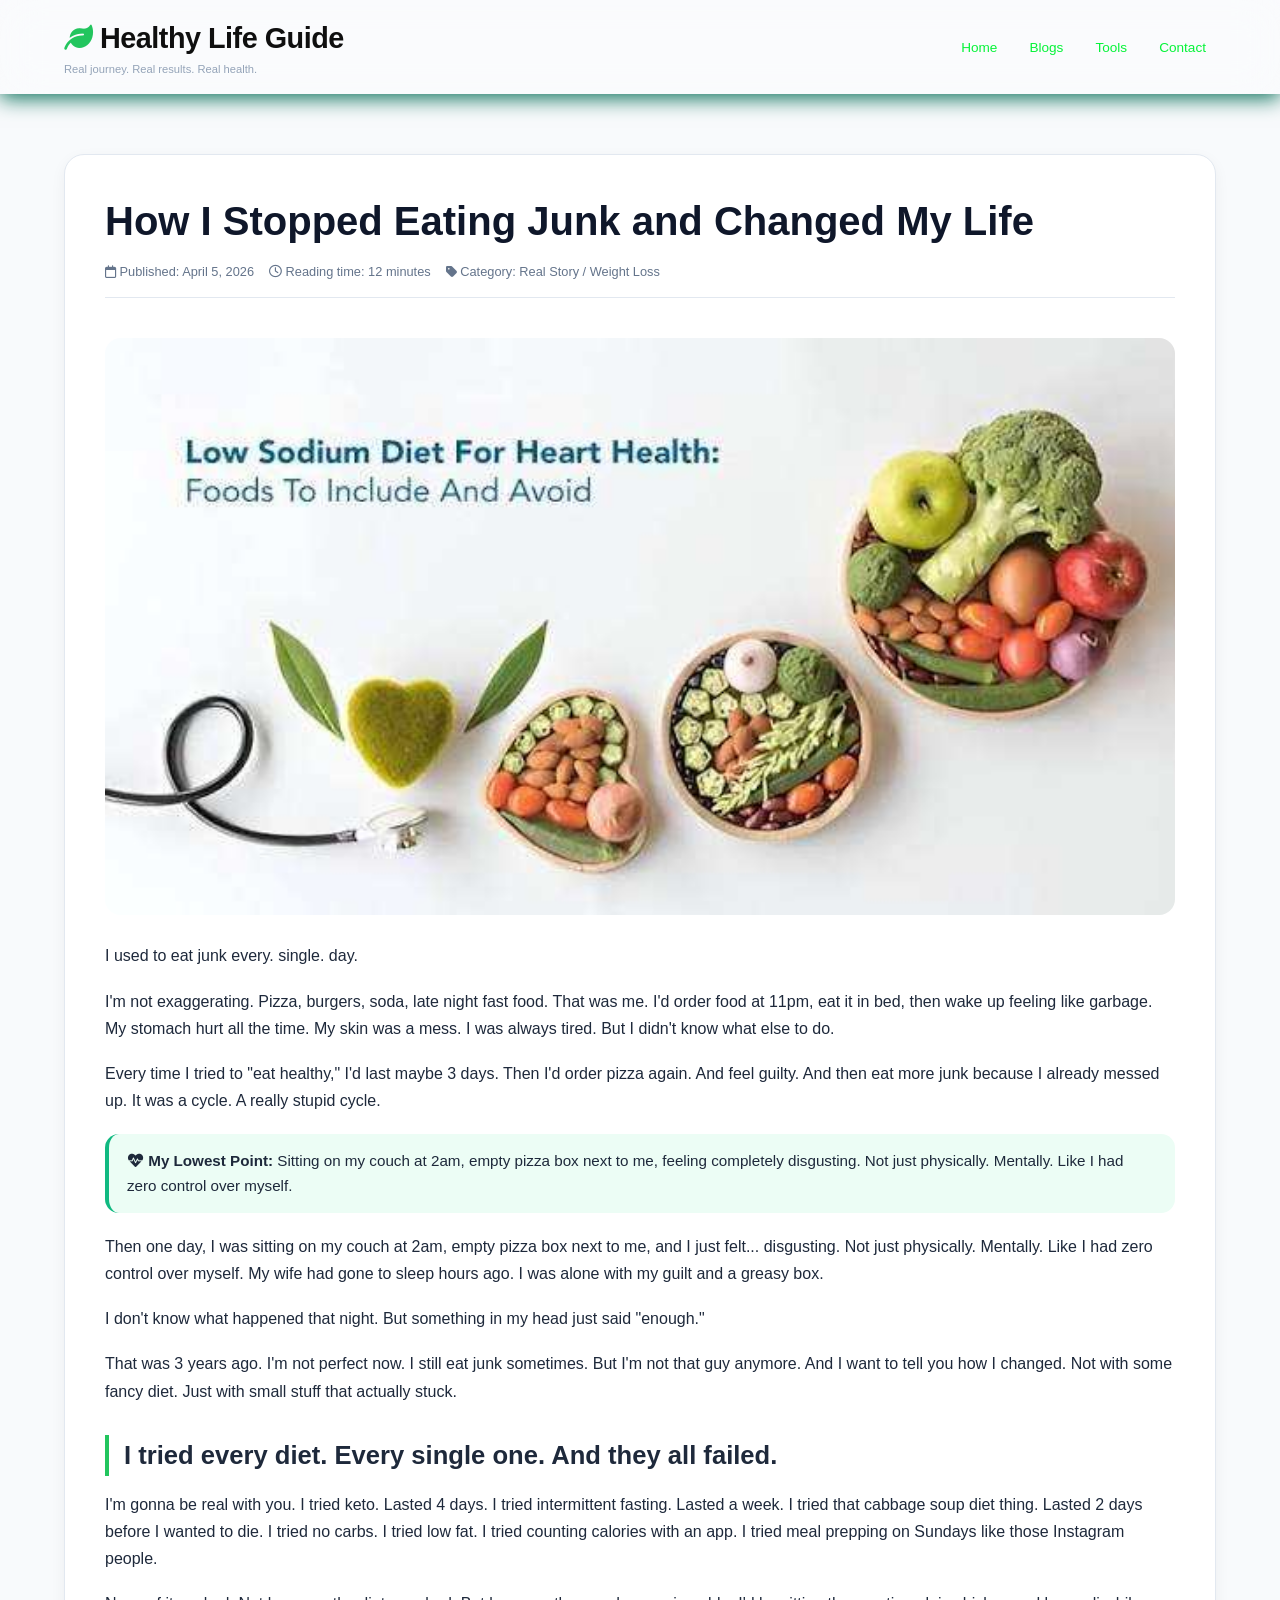
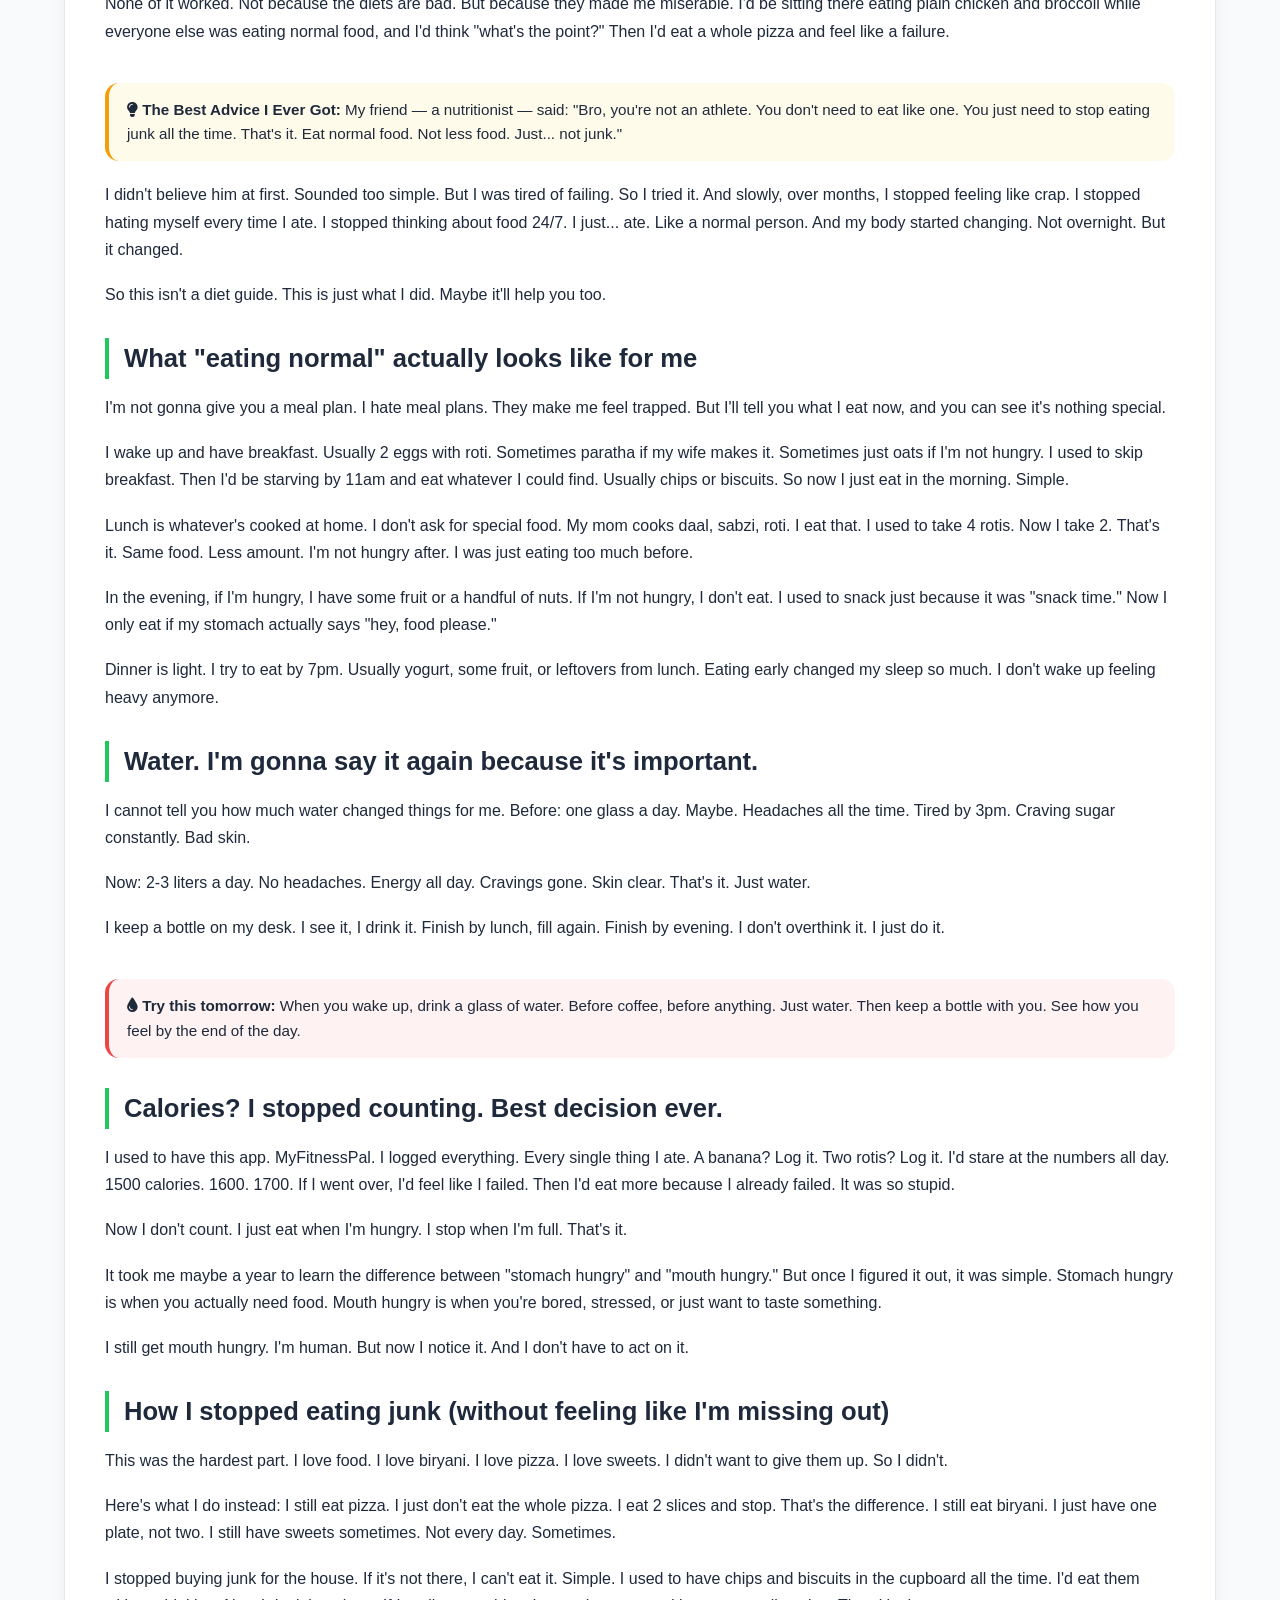
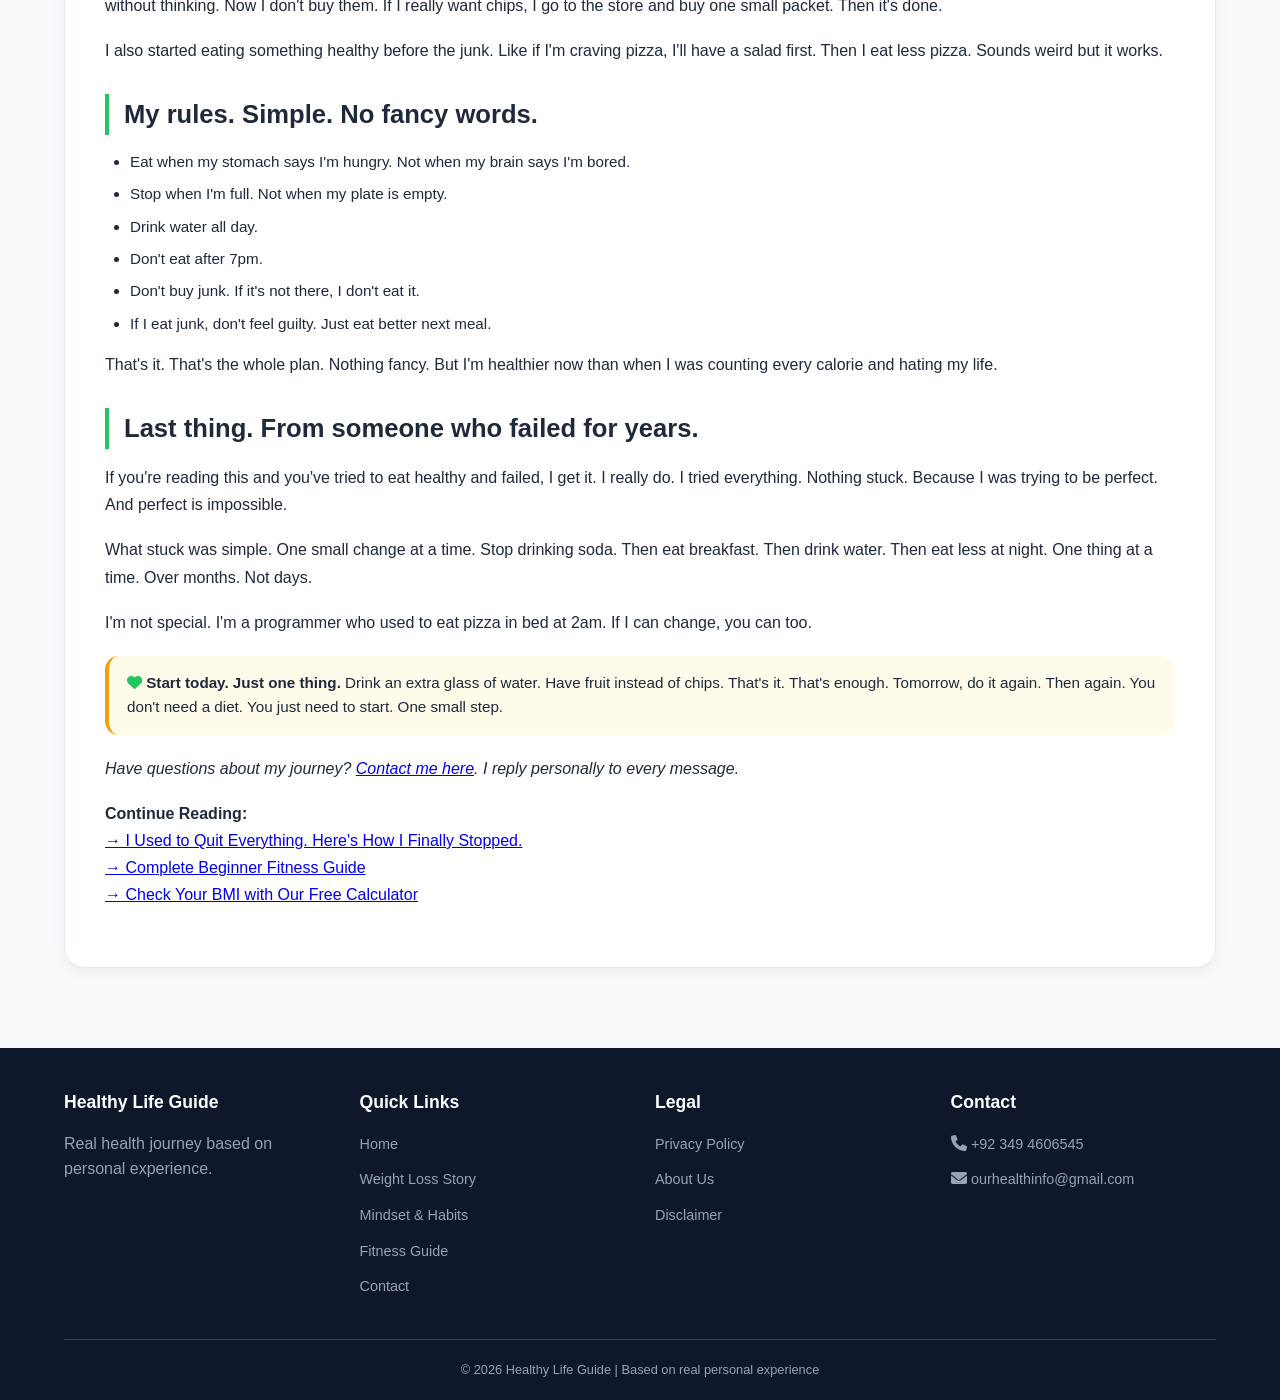
<file: blog/my-weight-loss-journey.html>
<!DOCTYPE html>
<html lang="en">
<head>
    <meta charset="UTF-8">
    <meta name="viewport" content="width=device-width, initial-scale=1.0">
    
    <title>How I Stopped Eating Junk and Changed My Life | Real Weight Loss Story</title>
    <meta name="description" content="Real story: From eating pizza at 2am to healthy living. No fancy diet. Just small changes that actually stuck. Read my honest weight loss journey.">
    <meta name="keywords" content="weight loss story, real journey, junk food addiction, healthy eating transformation, personal experience, emotional health story">
    <meta name="author" content="Healthy Life Guide">
    <meta name="robots" content="index, follow">
    
    <link rel="canonical" href="http://apexwellness.netlify.app/blog/my-weight-loss-journey.html">
    
    <!-- Favicon -->
    <link rel="icon" href="../pictures/favicon.png" type="image/jpeg">

    <!-- Google tag (gtag.js) -->
    <!-- Google tag (gtag.js) -->
<script async src="https://www.googletagmanager.com/gtag/js?id=G-XFYR91ED2V"></script>
<script>
  window.dataLayer = window.dataLayer || [];
  function gtag(){dataLayer.push(arguments);}
  gtag('js', new Date());

  gtag('config', 'G-XFYR91ED2V');
</script>

    <!-- Google AdSense -->
    <script async src="https://pagead2.googlesyndication.com/pagead/js/adsbygoogle.js?client=ca-pub-5123298033596186"
         crossorigin="anonymous"></script>

    <meta property="og:title" content="How I Stopped Eating Junk and Changed My Life">
    <meta property="og:description" content="Real story of overcoming junk food addiction. No magic. Just real changes that worked.">
    <meta property="og:type" content="article">
    
    <script type="application/ld+json">
    {
        "@context": "https://schema.org",
        "@type": "BlogPosting",
        "headline": "How I Stopped Eating Junk and Changed My Life",
        "description": "Real weight loss journey from junk food addiction to healthy living",
        "author": {"@type": "Person", "name": "Healthy Life Guide"},
        "datePublished": "2026-04-05",
        "dateModified": "2026-04-05"
    }
    </script>
    
    <link rel="stylesheet" href="../css/style.css">
    <link rel="stylesheet" href="https://cdnjs.cloudflare.com/ajax/libs/font-awesome/6.0.0-beta3/css/all.min.css">
    <link rel="icon" type="image/png" href="../assets/favicon.jpg">
</head>
<body>

<header class="site-header">
    <div class="container header-content">
        <div class="logo">
            <h1><i class="fas fa-leaf"></i> Healthy Life Guide</h1>
            <p>Real journey. Real results. Real health.</p>
        </div>
        <nav class="main-nav">
            <ul>
                <li><a href="../index.html">Home</a></li>
                <li><a href="../index.html#blogs">Blogs</a></li>
                <li><a href="../index.html#tools">Tools</a></li>
                <li><a href="../contact.html">Contact</a></li>
            </ul>
        </nav>
    </div>
</header>

<!-- Main Layout with Sidebar for Desktop -->
<main class="container main-layout">
    
    <!-- LEFT COLUMN: Main Blog Content -->
    <div class="main-content">
        <article class="blog-post">
            
            <h1>How I Stopped Eating Junk and Changed My Life</h1>
            
            <div class="post-meta">
                <span><i class="far fa-calendar"></i> Published: April 5, 2026</span>
                <span><i class="far fa-clock"></i> Reading time: 12 minutes</span>
                <span><i class="fas fa-tag"></i> Category: Real Story / Weight Loss</span>
            </div>
            
            <img src="../assets/weight-loss-journey.jpg" alt="Person on weight loss journey transformation" class="post-image" title="My Weight Loss Transformation Story" loading="lazy">
            
            <p>I used to eat junk every. single. day.</p>
            
            <p>I'm not exaggerating. Pizza, burgers, soda, late night fast food. That was me. I'd order food at 11pm, eat it in bed, then wake up feeling like garbage. My stomach hurt all the time. My skin was a mess. I was always tired. But I didn't know what else to do.</p>
            
            <p>Every time I tried to "eat healthy," I'd last maybe 3 days. Then I'd order pizza again. And feel guilty. And then eat more junk because I already messed up. It was a cycle. A really stupid cycle.</p>
            
            <!-- IN-ARTICLE AD 1 -->
            <!-- <div class="inarticle-ad">
                <ins class="adsbygoogle"
                     style="display:block; text-align:center;"
                     data-ad-layout="in-article"
                     data-ad-format="fluid"
                     data-ad-client="ca-pub-5123298033596186"
                     data-ad-slot="1799684906"></ins>
                <script>
                     (adsbygoogle = window.adsbygoogle || []).push({});
                </script>
            </div>
             -->
            <div class="info-box">
                <i class="fas fa-heartbeat"></i> <strong>My Lowest Point:</strong> Sitting on my couch at 2am, empty pizza box next to me, feeling completely disgusting. Not just physically. Mentally. Like I had zero control over myself.
            </div>
            
            <p>Then one day, I was sitting on my couch at 2am, empty pizza box next to me, and I just felt... disgusting. Not just physically. Mentally. Like I had zero control over myself. My wife had gone to sleep hours ago. I was alone with my guilt and a greasy box.</p>
            
            <p>I don't know what happened that night. But something in my head just said "enough."</p>
            
            <p>That was 3 years ago. I'm not perfect now. I still eat junk sometimes. But I'm not that guy anymore. And I want to tell you how I changed. Not with some fancy diet. Just with small stuff that actually stuck.</p>
            
            <h2>I tried every diet. Every single one. And they all failed.</h2>
            
            <p>I'm gonna be real with you. I tried keto. Lasted 4 days. I tried intermittent fasting. Lasted a week. I tried that cabbage soup diet thing. Lasted 2 days before I wanted to die. I tried no carbs. I tried low fat. I tried counting calories with an app. I tried meal prepping on Sundays like those Instagram people.</p>
            
            <p>None of it worked. Not because the diets are bad. But because they made me miserable. I'd be sitting there eating plain chicken and broccoli while everyone else was eating normal food, and I'd think "what's the point?" Then I'd eat a whole pizza and feel like a failure.</p>
            
            <!-- IN-ARTICLE AD 2 -->
            <div class="inarticle-ad">
                <ins class="adsbygoogle"
                     style="display:block; text-align:center;"
                     data-ad-layout="in-article"
                     data-ad-format="fluid"
                     data-ad-client="ca-pub-5123298033596186"
                     data-ad-slot="1799684906"></ins>
                <script>
                     (adsbygoogle = window.adsbygoogle || []).push({});
                </script>
            </div>
            
            <div class="tip-box">
                <i class="fas fa-lightbulb"></i> <strong>The Best Advice I Ever Got:</strong> My friend — a nutritionist — said: "Bro, you're not an athlete. You don't need to eat like one. You just need to stop eating junk all the time. That's it. Eat normal food. Not less food. Just... not junk."
            </div>
            
            <p>I didn't believe him at first. Sounded too simple. But I was tired of failing. So I tried it. And slowly, over months, I stopped feeling like crap. I stopped hating myself every time I ate. I stopped thinking about food 24/7. I just... ate. Like a normal person. And my body started changing. Not overnight. But it changed.</p>
            
            <p>So this isn't a diet guide. This is just what I did. Maybe it'll help you too.</p>
            
            <h2>What "eating normal" actually looks like for me</h2>
            
            <p>I'm not gonna give you a meal plan. I hate meal plans. They make me feel trapped. But I'll tell you what I eat now, and you can see it's nothing special.</p>
            
            <p>I wake up and have breakfast. Usually 2 eggs with roti. Sometimes paratha if my wife makes it. Sometimes just oats if I'm not hungry. I used to skip breakfast. Then I'd be starving by 11am and eat whatever I could find. Usually chips or biscuits. So now I just eat in the morning. Simple.</p>
            
            <p>Lunch is whatever's cooked at home. I don't ask for special food. My mom cooks daal, sabzi, roti. I eat that. I used to take 4 rotis. Now I take 2. That's it. Same food. Less amount. I'm not hungry after. I was just eating too much before.</p>
            
            <p>In the evening, if I'm hungry, I have some fruit or a handful of nuts. If I'm not hungry, I don't eat. I used to snack just because it was "snack time." Now I only eat if my stomach actually says "hey, food please."</p>
            
            <p>Dinner is light. I try to eat by 7pm. Usually yogurt, some fruit, or leftovers from lunch. Eating early changed my sleep so much. I don't wake up feeling heavy anymore.</p>
            
            <h2>Water. I'm gonna say it again because it's important.</h2>
            
            <p>I cannot tell you how much water changed things for me. Before: one glass a day. Maybe. Headaches all the time. Tired by 3pm. Craving sugar constantly. Bad skin.</p>
            
            <p>Now: 2-3 liters a day. No headaches. Energy all day. Cravings gone. Skin clear. That's it. Just water.</p>
            
            <p>I keep a bottle on my desk. I see it, I drink it. Finish by lunch, fill again. Finish by evening. I don't overthink it. I just do it.</p>
            
            <!-- IN-ARTICLE AD 3 -->
            <div class="inarticle-ad">
                <ins class="adsbygoogle"
                     style="display:block; text-align:center;"
                     data-ad-layout="in-article"
                     data-ad-format="fluid"
                     data-ad-client="ca-pub-5123298033596186"
                     data-ad-slot="1799684906"></ins>
                <script>
                     (adsbygoogle = window.adsbygoogle || []).push({});
                </script>
            </div>
            
            <div class="warning-box">
                <i class="fas fa-tint"></i> <strong>Try this tomorrow:</strong> When you wake up, drink a glass of water. Before coffee, before anything. Just water. Then keep a bottle with you. See how you feel by the end of the day.
            </div>
            
            <h2>Calories? I stopped counting. Best decision ever.</h2>
            
            <p>I used to have this app. MyFitnessPal. I logged everything. Every single thing I ate. A banana? Log it. Two rotis? Log it. I'd stare at the numbers all day. 1500 calories. 1600. 1700. If I went over, I'd feel like I failed. Then I'd eat more because I already failed. It was so stupid.</p>
            
            <p>Now I don't count. I just eat when I'm hungry. I stop when I'm full. That's it.</p>
            
            <p>It took me maybe a year to learn the difference between "stomach hungry" and "mouth hungry." But once I figured it out, it was simple. Stomach hungry is when you actually need food. Mouth hungry is when you're bored, stressed, or just want to taste something.</p>
            
            <p>I still get mouth hungry. I'm human. But now I notice it. And I don't have to act on it.</p>
            
            <h2>How I stopped eating junk (without feeling like I'm missing out)</h2>
            
            <p>This was the hardest part. I love food. I love biryani. I love pizza. I love sweets. I didn't want to give them up. So I didn't.</p>
            
            <p>Here's what I do instead: I still eat pizza. I just don't eat the whole pizza. I eat 2 slices and stop. That's the difference. I still eat biryani. I just have one plate, not two. I still have sweets sometimes. Not every day. Sometimes.</p>
            
            <p>I stopped buying junk for the house. If it's not there, I can't eat it. Simple. I used to have chips and biscuits in the cupboard all the time. I'd eat them without thinking. Now I don't buy them. If I really want chips, I go to the store and buy one small packet. Then it's done.</p>
            
            <p>I also started eating something healthy before the junk. Like if I'm craving pizza, I'll have a salad first. Then I eat less pizza. Sounds weird but it works.</p>
            
            <h2>My rules. Simple. No fancy words.</h2>
            
            <ul>
                <li>Eat when my stomach says I'm hungry. Not when my brain says I'm bored.</li>
                <li>Stop when I'm full. Not when my plate is empty.</li>
                <li>Drink water all day.</li>
                <li>Don't eat after 7pm.</li>
                <li>Don't buy junk. If it's not there, I don't eat it.</li>
                <li>If I eat junk, don't feel guilty. Just eat better next meal.</li>
            </ul>
            
            <p>That's it. That's the whole plan. Nothing fancy. But I'm healthier now than when I was counting every calorie and hating my life.</p>
            
            <h2>Last thing. From someone who failed for years.</h2>
            
            <p>If you're reading this and you've tried to eat healthy and failed, I get it. I really do. I tried everything. Nothing stuck. Because I was trying to be perfect. And perfect is impossible.</p>
            
            <p>What stuck was simple. One small change at a time. Stop drinking soda. Then eat breakfast. Then drink water. Then eat less at night. One thing at a time. Over months. Not days.</p>
            
            <p>I'm not special. I'm a programmer who used to eat pizza in bed at 2am. If I can change, you can too.</p>
            
            <div class="tip-box">
                <i class="fas fa-heart" style="color:#22c55e"></i> <strong>Start today. Just one thing.</strong> Drink an extra glass of water. Have fruit instead of chips. That's it. That's enough. Tomorrow, do it again. Then again. You don't need a diet. You just need to start. One small step.
            </div>
            
            <p><em>Have questions about my journey? <a href="../contact.html">Contact me here</a>. I reply personally to every message.</em></p>
            
            <p><strong>Continue Reading:</strong><br>
            <a href="complete-mindset-guide.html">→ I Used to Quit Everything. Here's How I Finally Stopped.</a><br>
            <a href="complete-beginner-fitness-guide.html">→ Complete Beginner Fitness Guide</a><br>
            <a href="../tools/bmi-calculator.html">→ Check Your BMI with Our Free Calculator</a></p>
            
        </article>
    </div>

</main>

<!-- MOBILE ONLY: Bottom Anchor Ad (Sticky on Mobile) -->
<!-- <div class="mobile-bottom-ad">
    <ins class="adsbygoogle"
         style="display:block"
         data-ad-client="ca-pub-5123298033596186"
         data-ad-slot="8180225611"
         data-ad-format="auto"
         data-full-width-responsive="true"></ins>
    <script>
         (adsbygoogle = window.adsbygoogle || []).push({});
    </script>
</div> -->

<footer class="site-footer">
    <div class="container">
        <div class="footer-content">
            <div class="footer-col">
                <h3>Healthy Life Guide</h3> 
                <p>Real health journey based on personal experience.</p>
            </div>
            <div class="footer-col">
                <h3>Quick Links</h3>
                <ul>
                    <li><a href="../index.html">Home</a></li>
                    <li><a href="my-weight-loss-journey.html">Weight Loss Story</a></li>
                    <li><a href="how-i-started-healthy-diet.html">Mindset & Habits</a></li>
                    <li><a href="complete-beginner-fitness-guide.html">Fitness Guide</a></li>
                    <li><a href="../contact.html">Contact</a></li>
                </ul>
            </div>
            <div class="footer-col">
                <h3>Legal</h3>
                <ul>
                    <li><a href="privacy.html">Privacy Policy</a></li>
                    <li><a href="about.html">About Us</a></li>
                    <li><a href="disclaimer.html">Disclaimer</a></li>
                </ul>
            </div>
            <div class="footer-col">
                <h3>Contact</h3>
                <ul>
                    <li><i class="fas fa-phone"></i> <a href="tel:+923494606545">+92 349 4606545</a></li>
                    <li><i class="fas fa-envelope"></i> <a href="mailto:ourhealthinfo@gmail.com">ourhealthinfo@gmail.com</a></li>
                </ul>
            </div>
        </div>
        <div class="footer-bottom">
            <p>&copy; 2026 Healthy Life Guide | Based on real personal experience</p>
        </div>
    </div>
</footer>

<script src="../js/main.js"></script>
</body>
</html>
</file>
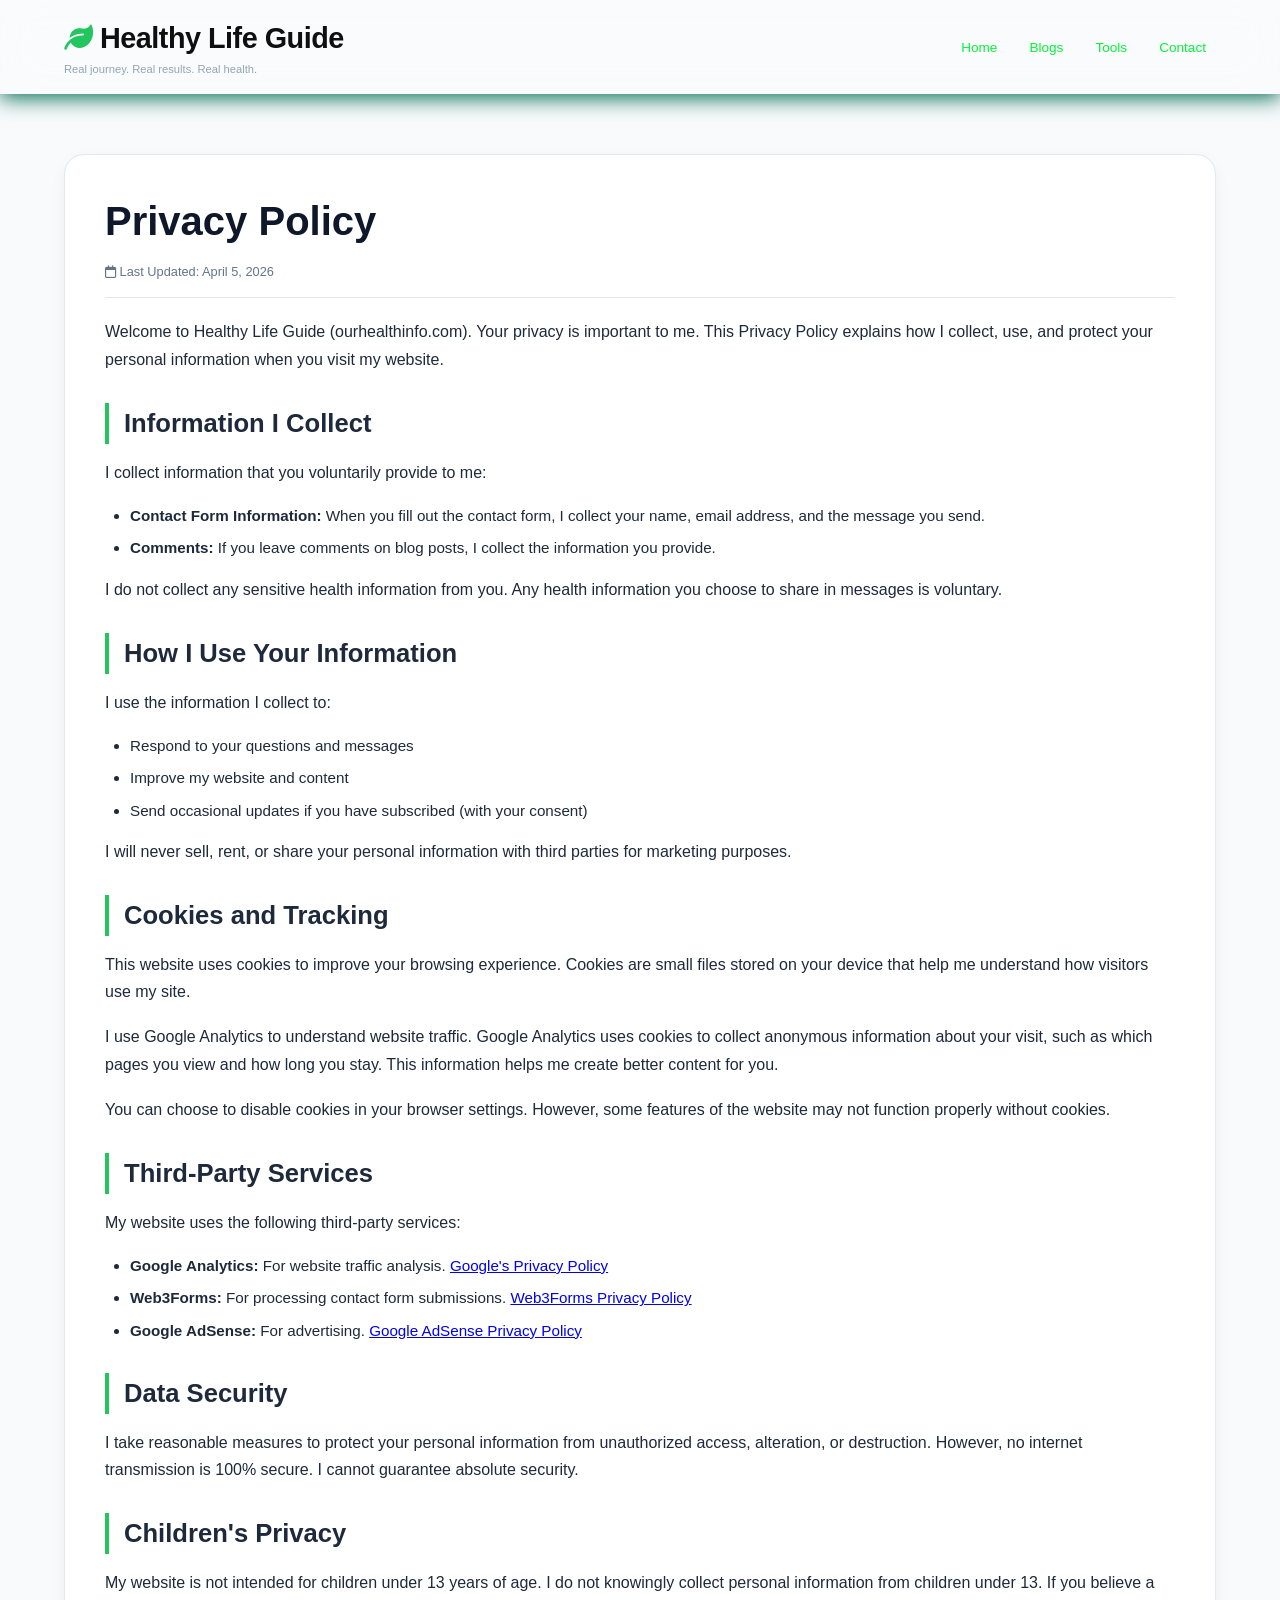
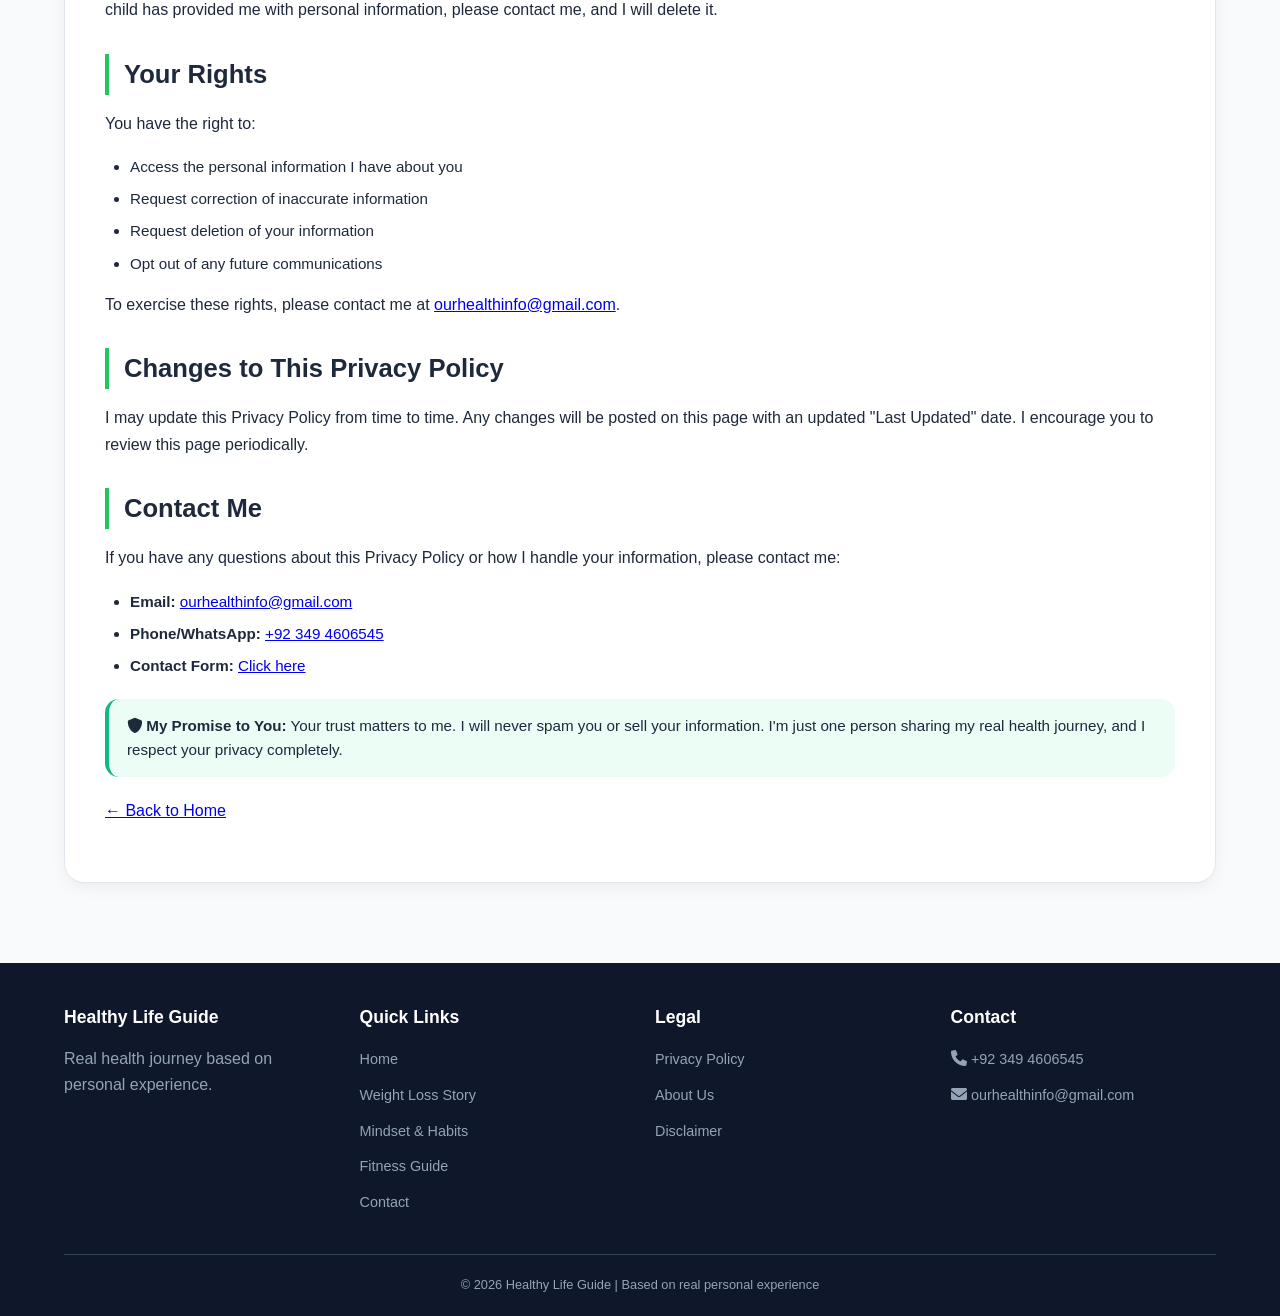
<file: blog/privacy.html>
<!DOCTYPE html>
<html lang="en">
<head>
    <meta charset="UTF-8">
    <meta name="viewport" content="width=device-width, initial-scale=1.0">
    
    <title>Privacy Policy | Healthy Life Guide</title>
    <meta name="description" content="Privacy Policy for Healthy Life Guide. Learn how we collect, use, and protect your personal information when you use our website.">
    <meta name="keywords" content="privacy policy, data protection, website privacy, health blog privacy">
    <meta name="author" content="Healthy Life Guide">
    <meta name="robots" content="index, follow">
    
    <link rel="canonical" href="http://apexwellness.netlify.app/blog/privacy.html">
    
    <!-- Favicon -->
    <link rel="icon" href="../pictures/favicon.png" type="image/jpeg">

    <!-- Google tag (gtag.js) -->
  <!-- Google tag (gtag.js) -->
<script async src="https://www.googletagmanager.com/gtag/js?id=G-XFYR91ED2V"></script>
<script>
  window.dataLayer = window.dataLayer || [];
  function gtag(){dataLayer.push(arguments);}
  gtag('js', new Date());

  gtag('config', 'G-XFYR91ED2V');
</script>

    <!-- Google AdSense -->
    <script async src="https://pagead2.googlesyndication.com/pagead/js/adsbygoogle.js?client=ca-pub-5123298033596186"
         crossorigin="anonymous"></script>

    <meta property="og:title" content="Privacy Policy | Healthy Life Guide">
    <meta property="og:description" content="Read our privacy policy to understand how we protect your data.">
    <meta property="og:type" content="website">
    
    <link rel="stylesheet" href="../css/style.css">
    <link rel="stylesheet" href="https://cdnjs.cloudflare.com/ajax/libs/font-awesome/6.0.0-beta3/css/all.min.css">
    <link rel="icon" type="image/png" href="../assets/favicon.jpg">
</head>
<body>

<header class="site-header">
    <div class="container header-content">
        <div class="logo">
            <h1><i class="fas fa-leaf"></i> Healthy Life Guide</h1>
            <p>Real journey. Real results. Real health.</p>
        </div>
        <nav class="main-nav">
            <ul>
                <li><a href="../index.html">Home</a></li>
                <li><a href="../index.html#blogs">Blogs</a></li>
                <li><a href="../index.html#tools">Tools</a></li>
                <li><a href="../contact.html">Contact</a></li>
            </ul>
        </nav>
    </div>
</header>

<!-- Main Layout with Sidebar for Desktop -->
<main class="container main-layout">
    
    <!-- LEFT COLUMN: Main Content -->
    <div class="main-content">
        <article class="blog-post">
            
            <h1>Privacy Policy</h1>
            
            <div class="post-meta">
                <span><i class="far fa-calendar"></i> Last Updated: April 5, 2026</span>
            </div>
            
            <p>Welcome to Healthy Life Guide (ourhealthinfo.com). Your privacy is important to me. This Privacy Policy explains how I collect, use, and protect your personal information when you visit my website.</p>
            
            <h2>Information I Collect</h2>
            
            <p>I collect information that you voluntarily provide to me:</p>
            <ul>
                <li><strong>Contact Form Information:</strong> When you fill out the contact form, I collect your name, email address, and the message you send.</li>
                <li><strong>Comments:</strong> If you leave comments on blog posts, I collect the information you provide.</li>
            </ul>
            
            <p>I do not collect any sensitive health information from you. Any health information you choose to share in messages is voluntary.</p>
            
            <h2>How I Use Your Information</h2>
            
            <p>I use the information I collect to:</p>
            <ul>
                <li>Respond to your questions and messages</li>
                <li>Improve my website and content</li>
                <li>Send occasional updates if you have subscribed (with your consent)</li>
            </ul>
            
            <p>I will never sell, rent, or share your personal information with third parties for marketing purposes.</p>
            
            <h2>Cookies and Tracking</h2>
            
            <p>This website uses cookies to improve your browsing experience. Cookies are small files stored on your device that help me understand how visitors use my site.</p>
            
            <p>I use Google Analytics to understand website traffic. Google Analytics uses cookies to collect anonymous information about your visit, such as which pages you view and how long you stay. This information helps me create better content for you.</p>
            <!-- IN-ARTICLE AD (Only 1, at the bottom of the page) -->
            <div class="inarticle-ad">
                <ins class="adsbygoogle"
                     style="display:block; text-align:center;"
                     data-ad-layout="in-article"
                     data-ad-format="fluid"
                     data-ad-client="ca-pub-5123298033596186"
                     data-ad-slot="1799684906"></ins>
                <script>
                     (adsbygoogle = window.adsbygoogle || []).push({});
                </script>
            </div>
            <p>You can choose to disable cookies in your browser settings. However, some features of the website may not function properly without cookies.</p>
            
            <h2>Third-Party Services</h2>
            
            <p>My website uses the following third-party services:</p>
            <ul>
                <li><strong>Google Analytics:</strong> For website traffic analysis. <a href="https://policies.google.com/privacy" target="_blank">Google's Privacy Policy</a></li>
                <li><strong>Web3Forms:</strong> For processing contact form submissions. <a href="https://web3forms.com/privacy" target="_blank">Web3Forms Privacy Policy</a></li>
                <li><strong>Google AdSense:</strong> For advertising. <a href="https://policies.google.com/technologies/ads" target="_blank">Google AdSense Privacy Policy</a></li>
            </ul>
            
            <h2>Data Security</h2>
            
            <p>I take reasonable measures to protect your personal information from unauthorized access, alteration, or destruction. However, no internet transmission is 100% secure. I cannot guarantee absolute security.</p>
            
            <h2>Children's Privacy</h2>
            
            <p>My website is not intended for children under 13 years of age. I do not knowingly collect personal information from children under 13. If you believe a child has provided me with personal information, please contact me, and I will delete it.</p>
            
            <h2>Your Rights</h2>
            
            <p>You have the right to:</p>
            <ul>
                <li>Access the personal information I have about you</li>
                <li>Request correction of inaccurate information</li>
                <li>Request deletion of your information</li>
                <li>Opt out of any future communications</li>
            </ul>
            
            <p>To exercise these rights, please contact me at <a href="mailto:ourhealthinfo@gmail.com">ourhealthinfo@gmail.com</a>.</p>
            
            <h2>Changes to This Privacy Policy</h2>
            
            <p>I may update this Privacy Policy from time to time. Any changes will be posted on this page with an updated "Last Updated" date. I encourage you to review this page periodically.</p>
            
            <h2>Contact Me</h2>
            
            <p>If you have any questions about this Privacy Policy or how I handle your information, please contact me:</p>
            
            <ul>
                <li><strong>Email:</strong> <a href="mailto:ourhealthinfo@gmail.com">ourhealthinfo@gmail.com</a></li>
                <li><strong>Phone/WhatsApp:</strong> <a href="tel:+923494606545">+92 349 4606545</a></li>
                <li><strong>Contact Form:</strong> <a href="../contact.html">Click here</a></li>
            </ul>
            
            
            
            <div class="info-box">
                <i class="fas fa-shield-alt"></i> <strong>My Promise to You:</strong> Your trust matters to me. I will never spam you or sell your information. I'm just one person sharing my real health journey, and I respect your privacy completely.
            </div>
            
            <p><a href="../index.html">← Back to Home</a></p>
            
        </article>
    </div>
    
    
</main>

<!-- MOBILE ONLY: Bottom Anchor Ad (Sticky on Mobile) -->
<!-- <div class="mobile-bottom-ad">
    <ins class="adsbygoogle"
         style="display:block"
         data-ad-client="ca-pub-5123298033596186"
         data-ad-slot="8180225611"
         data-ad-format="auto"
         data-full-width-responsive="true"></ins>
    <script>
         (adsbygoogle = window.adsbygoogle || []).push({});
    </script>
</div> -->

<footer class="site-footer">
    <div class="container">
        <div class="footer-content">
            <div class="footer-col">
                <h3>Healthy Life Guide</h3>
                <p>Real health journey based on personal experience.</p>
            </div>
            <div class="footer-col">
                <h3>Quick Links</h3>
                <ul>
                    <li><a href="../index.html">Home</a></li>
                    <li><a href="my-weight-loss-journey.html">Weight Loss Story</a></li>
                    <li><a href="how-i-started-healthy-diet.html">Mindset & Habits</a></li>
                    <li><a href="complete-beginner-fitness-guide.html">Fitness Guide</a></li>
                    <li><a href="../contact.html">Contact</a></li>
                </ul>
            </div>
            <div class="footer-col">
                <h3>Legal</h3>
                <ul>
                    <li><a href="privacy.html">Privacy Policy</a></li>
                    <li><a href="about.html">About Us</a></li>
                    <li><a href="disclaimer.html">Disclaimer</a></li>
                </ul>
            </div>
            <div class="footer-col">
                <h3>Contact</h3>
                <ul>
                    <li><i class="fas fa-phone"></i> <a href="tel:+923494606545">+92 349 4606545</a></li>
                    <li><i class="fas fa-envelope"></i> <a href="mailto:ourhealthinfo@gmail.com">ourhealthinfo@gmail.com</a></li>
                </ul>
            </div>
        </div>
        <div class="footer-bottom">
            <p>&copy; 2026 Healthy Life Guide | Based on real personal experience</p>
        </div>
    </div>
</footer>

<script src="../js/main.js"></script>
</body>
</html>
</file>
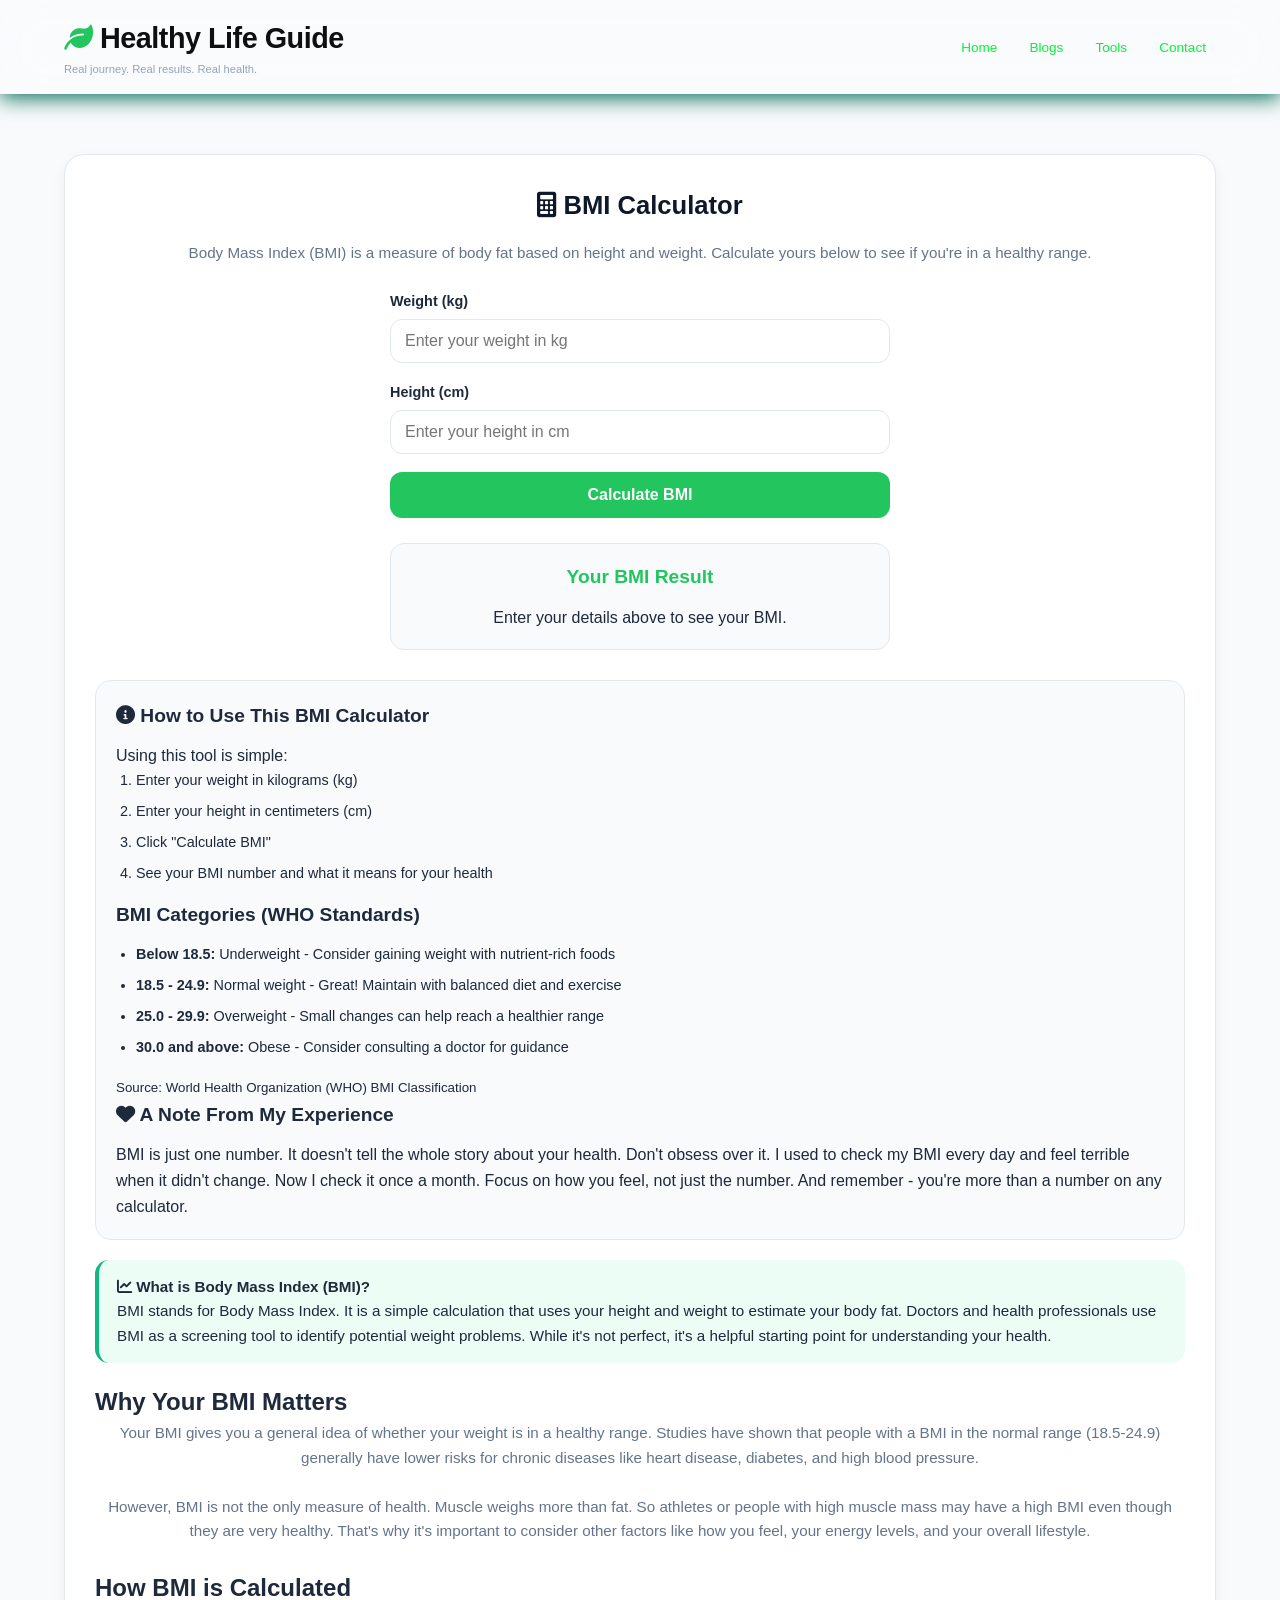
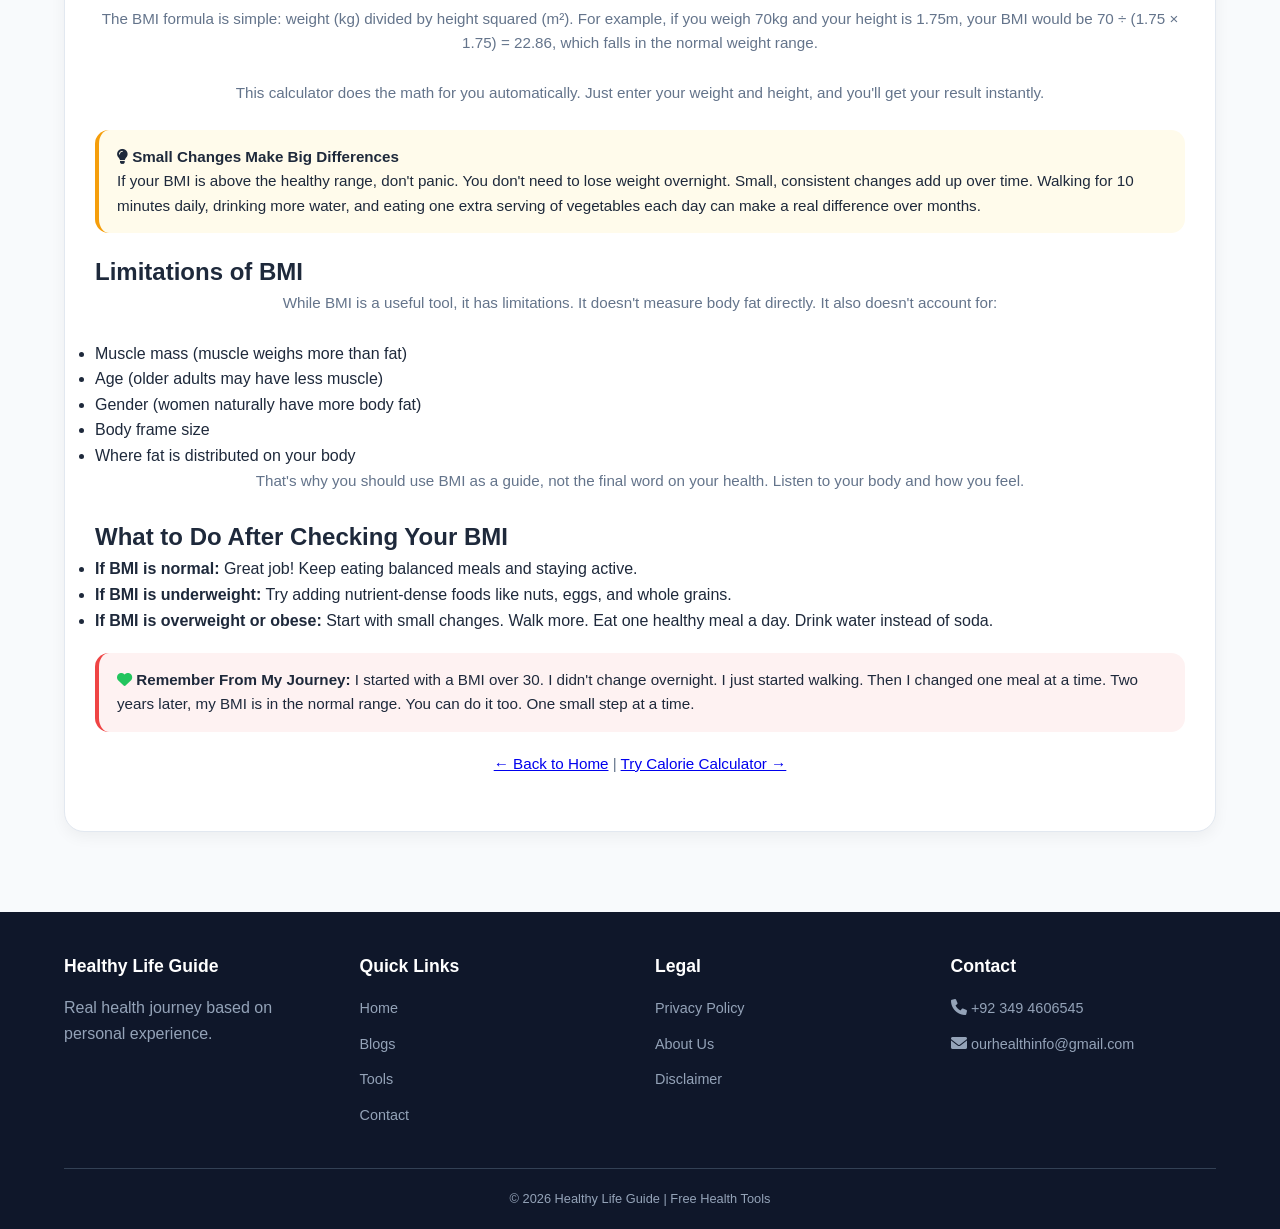
<file: tools/bmi-calculator.html>
<!DOCTYPE html>
<html lang="en">
<head>
    <meta charset="UTF-8">
    <meta name="viewport" content="width=device-width, initial-scale=1.0">
    
    <title>BMI Calculator - Check Your Body Mass Index | Free Health Tool</title>
    <meta name="description" content="Free BMI calculator. Check if your weight is in healthy range. Instant results with personalized advice based on WHO standards. Track your health journey.">
    <meta name="keywords" content="BMI calculator, body mass index, healthy weight range, weight check tool, free health calculator, BMI chart, ideal weight">
    <meta name="author" content="Healthy Life Guide">
    <meta name="robots" content="index, follow">
    
    <link rel="canonical" href="http://apexwellness.netlify.app/tools/bmi-calculator.html">
    
    <!-- Favicon -->
    <link rel="icon" href="../pictures/favicon.png" type="image/jpeg">

    <!-- Google tag (gtag.js) -->
   <!-- Google tag (gtag.js) -->
<script async src="https://www.googletagmanager.com/gtag/js?id=G-XFYR91ED2V"></script>
<script>
  window.dataLayer = window.dataLayer || [];
  function gtag(){dataLayer.push(arguments);}
  gtag('js', new Date());

  gtag('config', 'G-XFYR91ED2V');
</script>

    <!-- Google AdSense -->
    <script async src="https://pagead2.googlesyndication.com/pagead/js/adsbygoogle.js?client=ca-pub-5123298033596186"
         crossorigin="anonymous"></script>

    <meta property="og:title" content="Free BMI Calculator - Check Your Healthy Weight Range">
    <meta property="og:description" content="Calculate your BMI instantly. Get personalized advice based on your results.">
    <meta property="og:type" content="website">
    
    <script type="application/ld+json">
    {
        "@context": "https://schema.org",
        "@type": "WebApplication",
        "name": "BMI Calculator",
        "description": "Calculate Body Mass Index to check healthy weight range",
        "applicationCategory": "Health",
        "operatingSystem": "All",
        "url": "https://ourhealthinfo.com/tools/bmi-calculator.html"
    }
    </script>
    
    <link rel="stylesheet" href="../css/style.css">
    <link rel="stylesheet" href="https://cdnjs.cloudflare.com/ajax/libs/font-awesome/6.0.0-beta3/css/all.min.css">
    <link rel="icon" type="image/png" href="../assets/favicon.jpg">
</head>
<body>

<header class="site-header">
    <div class="container header-content">
        <div class="logo">
            <h1><i class="fas fa-leaf"></i> Healthy Life Guide</h1>
            <p>Real journey. Real results. Real health.</p>
        </div>
        <nav class="main-nav">
            <ul>
                <li><a href="../index.html">Home</a></li>
                <li><a href="../index.html#blogs">Blogs</a></li>
                <li><a href="../index.html#tools">Tools</a></li>
                <li><a href="../contact.html">Contact</a></li>
            </ul>
        </nav>
    </div>
</header>

<!-- Main Layout with Sidebar for Desktop -->
<main class="container main-layout">
    
    <!-- LEFT COLUMN: Main Content -->
    <div class="main-content">
        <div class="tool-container">
            <h1><i class="fas fa-calculator"></i> BMI Calculator</h1>
            <p>Body Mass Index (BMI) is a measure of body fat based on height and weight. Calculate yours below to see if you're in a healthy range.</p>
            
            <div class="calculator-box">
                <div class="form-group">
                    <label for="weight">Weight (kg)</label>
                    <input type="number" id="weight" placeholder="Enter your weight in kg" step="0.1">
                </div>
                
                <div class="form-group">
                    <label for="height">Height (cm)</label>
                    <input type="number" id="height" placeholder="Enter your height in cm">
                </div>
                
                <button class="btn-calculate" onclick="calculateBMI()">Calculate BMI</button>
                
                <div class="result-box" id="bmiResult">
                    <h3>Your BMI Result</h3>
                    <p>Enter your details above to see your BMI.</p>
                </div>
            </div>
            
            <!-- IN-ARTICLE AD 1 (After calculator) -->
            <div class="inarticle-ad">
                <ins class="adsbygoogle"
                     style="display:block; text-align:center;"
                     data-ad-layout="in-article"
                     data-ad-format="fluid"
                     data-ad-client="ca-pub-5123298033596186"
                     data-ad-slot="1799684906"></ins>
                <script>
                     (adsbygoogle = window.adsbygoogle || []).push({});
                </script>
            </div>
            
            <div class="tool-info">
                <h3><i class="fas fa-info-circle"></i> How to Use This BMI Calculator</h3>
                <p>Using this tool is simple:</p>
                <ol>
                    <li>Enter your weight in kilograms (kg)</li>
                    <li>Enter your height in centimeters (cm)</li>
                    <li>Click "Calculate BMI"</li>
                    <li>See your BMI number and what it means for your health</li>
                </ol>
                
                <h3>BMI Categories (WHO Standards)</h3>
                <ul>
                    <li><strong>Below 18.5:</strong> Underweight - Consider gaining weight with nutrient-rich foods</li>
                    <li><strong>18.5 - 24.9:</strong> Normal weight - Great! Maintain with balanced diet and exercise</li>
                    <li><strong>25.0 - 29.9:</strong> Overweight - Small changes can help reach a healthier range</li>
                    <li><strong>30.0 and above:</strong> Obese - Consider consulting a doctor for guidance</li>
                </ul>
                <p><small>Source: World Health Organization (WHO) BMI Classification</small></p>
                
                <h3><i class="fas fa-heart"></i> A Note From My Experience</h3>
                <p>BMI is just one number. It doesn't tell the whole story about your health. Don't obsess over it. I used to check my BMI every day and feel terrible when it didn't change. Now I check it once a month. Focus on how you feel, not just the number. And remember - you're more than a number on any calculator.</p>
            </div>
            
            <div class="info-box">
                <i class="fas fa-chart-line"></i> <strong>What is Body Mass Index (BMI)?</strong><br>
                BMI stands for Body Mass Index. It is a simple calculation that uses your height and weight to estimate your body fat. Doctors and health professionals use BMI as a screening tool to identify potential weight problems. While it's not perfect, it's a helpful starting point for understanding your health.
            </div>
            
            <h2>Why Your BMI Matters</h2>
            <p>Your BMI gives you a general idea of whether your weight is in a healthy range. Studies have shown that people with a BMI in the normal range (18.5-24.9) generally have lower risks for chronic diseases like heart disease, diabetes, and high blood pressure.</p>
            
            <p>However, BMI is not the only measure of health. Muscle weighs more than fat. So athletes or people with high muscle mass may have a high BMI even though they are very healthy. That's why it's important to consider other factors like how you feel, your energy levels, and your overall lifestyle.</p>
            
            <!-- IN-ARTICLE AD 2 (Middle of content) -->
            <div class="inarticle-ad">
                <ins class="adsbygoogle"
                     style="display:block; text-align:center;"
                     data-ad-layout="in-article"
                     data-ad-format="fluid"
                     data-ad-client="ca-pub-5123298033596186"
                     data-ad-slot="1799684906"></ins>
                <script>
                     (adsbygoogle = window.adsbygoogle || []).push({});
                </script>
            </div>
            
            <h2>How BMI is Calculated</h2>
            <p>The BMI formula is simple: weight (kg) divided by height squared (m²). For example, if you weigh 70kg and your height is 1.75m, your BMI would be 70 ÷ (1.75 × 1.75) = 22.86, which falls in the normal weight range.</p>
            
            <p>This calculator does the math for you automatically. Just enter your weight and height, and you'll get your result instantly.</p>
            
            <div class="tip-box">
                <i class="fas fa-lightbulb"></i> <strong>Small Changes Make Big Differences</strong><br>
                If your BMI is above the healthy range, don't panic. You don't need to lose weight overnight. Small, consistent changes add up over time. Walking for 10 minutes daily, drinking more water, and eating one extra serving of vegetables each day can make a real difference over months.
            </div>
            
            <h2>Limitations of BMI</h2>
            <p>While BMI is a useful tool, it has limitations. It doesn't measure body fat directly. It also doesn't account for:</p>
            <ul>
                <li>Muscle mass (muscle weighs more than fat)</li>
                <li>Age (older adults may have less muscle)</li>
                <li>Gender (women naturally have more body fat)</li>
                <li>Body frame size</li>
                <li>Where fat is distributed on your body</li>
            </ul>
            <p>That's why you should use BMI as a guide, not the final word on your health. Listen to your body and how you feel.</p>
            
            <h2>What to Do After Checking Your BMI</h2>
            <ul>
                <li><strong>If BMI is normal:</strong> Great job! Keep eating balanced meals and staying active.</li>
                <li><strong>If BMI is underweight:</strong> Try adding nutrient-dense foods like nuts, eggs, and whole grains.</li>
                <li><strong>If BMI is overweight or obese:</strong> Start with small changes. Walk more. Eat one healthy meal a day. Drink water instead of soda.</li>
            </ul>
            
            <div class="warning-box">
                <i class="fas fa-heart" style="color:#22c55e"></i> <strong>Remember From My Journey:</strong> I started with a BMI over 30. I didn't change overnight. I just started walking. Then I changed one meal at a time. Two years later, my BMI is in the normal range. You can do it too. One small step at a time.
            </div>
            
            <p><a href="../index.html">← Back to Home</a> | <a href="../tools/calorie-calculator.html">Try Calorie Calculator →</a></p>
            
        </div>
    </div>

</main>

<!-- MOBILE ONLY: Bottom Anchor Ad (Sticky on Mobile) -->
<div class="mobile-bottom-ad">
    <ins class="adsbygoogle"
         style="display:block"
         data-ad-client="ca-pub-5123298033596186"
         data-ad-slot="8180225611"
         data-ad-format="auto"
         data-full-width-responsive="true"></ins>
    <script>
         (adsbygoogle = window.adsbygoogle || []).push({});
    </script>
</div>

<footer class="site-footer">
    <div class="container">
        <div class="footer-content">
            <div class="footer-col">
                <h3>Healthy Life Guide</h3>
                <p>Real health journey based on personal experience.</p>
            </div>
            <div class="footer-col">
                <h3>Quick Links</h3>
                <ul>
                    <li><a href="../index.html">Home</a></li>
                    <li><a href="../index.html#blogs">Blogs</a></li>
                    <li><a href="../index.html#tools">Tools</a></li>
                    <li><a href="../contact.html">Contact</a></li>
                </ul>
            </div>
            <div class="footer-col">
                <h3>Legal</h3>
                <ul>
                    <li><a href="../blog/privacy.html">Privacy Policy</a></li>
                    <li><a href="../blog/about.html">About Us</a></li>
                    <li><a href="../blog/disclaimer.html">Disclaimer</a></li>
                </ul>
            </div>
            <div class="footer-col">
                <h3>Contact</h3>
                <ul>
                    <li><i class="fas fa-phone"></i> <a href="tel:+923494606545">+92 349 4606545</a></li>
                    <li><i class="fas fa-envelope"></i> <a href="mailto:ourhealthinfo@gmail.com">ourhealthinfo@gmail.com</a></li>
                </ul>
            </div>
        </div>
        <div class="footer-bottom">
            <p>&copy; 2026 Healthy Life Guide | Free Health Tools</p>
        </div>
    </div>
</footer>

<script>
function calculateBMI() {
    // Get input values
    let weight = document.getElementById('weight').value;
    let height = document.getElementById('height').value;
    
    // Validate inputs
    if (weight === "" || height === "") {
        document.getElementById('bmiResult').innerHTML = `
            <h3>Your BMI Result</h3>
            <p style="color: #ef4444;">Please enter both weight and height.</p>
        `;
        return;
    }
    
    weight = parseFloat(weight);
    height = parseFloat(height);
    
    if (isNaN(weight) || isNaN(height) || weight <= 0 || height <= 0) {
        document.getElementById('bmiResult').innerHTML = `
            <h3>Your BMI Result</h3>
            <p style="color: #ef4444;">Please enter valid numbers (positive values only).</p>
        `;
        return;
    }
    
    // Calculate BMI
    let heightInMeters = height / 100;
    let bmi = weight / (heightInMeters * heightInMeters);
    bmi = bmi.toFixed(1);
    
    // Determine category and advice
    let category = "";
    let advice = "";
    let color = "";
    
    if (bmi < 18.5) {
        category = "Underweight";
        advice = "Consider adding nutrient-rich foods like nuts, eggs, and whole grains to your diet.";
        color = "#f59e0b";
    } else if (bmi >= 18.5 && bmi <= 24.9) {
        category = "Normal weight";
        advice = "Great job! Keep maintaining your healthy lifestyle with balanced diet and regular exercise.";
        color = "#22c55e";
    } else if (bmi >= 25 && bmi <= 29.9) {
        category = "Overweight";
        advice = "Small changes can help. Try walking daily, drinking more water, and eating more vegetables.";
        color = "#f59e0b";
    } else {
        category = "Obese";
        advice = "Consider consulting a doctor for personalized guidance. Start with small, consistent changes.";
        color = "#ef4444";
    }
    
    // Display result
    document.getElementById('bmiResult').innerHTML = `
        <h3>Your BMI Result</h3>
        <div class="result-value" style="color: ${color}; font-size: 2.5rem; font-weight: bold; margin: 10px 0;">${bmi}</div>
        <p><strong>Category:</strong> ${category}</p>
        <p><strong>What this means:</strong> ${advice}</p>
        <hr>
        <p style="font-size: 0.85rem; margin-top: 10px;"><strong>Note:</strong> BMI is a general guide. It doesn't account for muscle mass, age, or gender. Talk to a doctor for a complete health assessment.</p>
    `;
}
</script>

<script src="../js/main.js"></script>
</body>
</html>
</file>
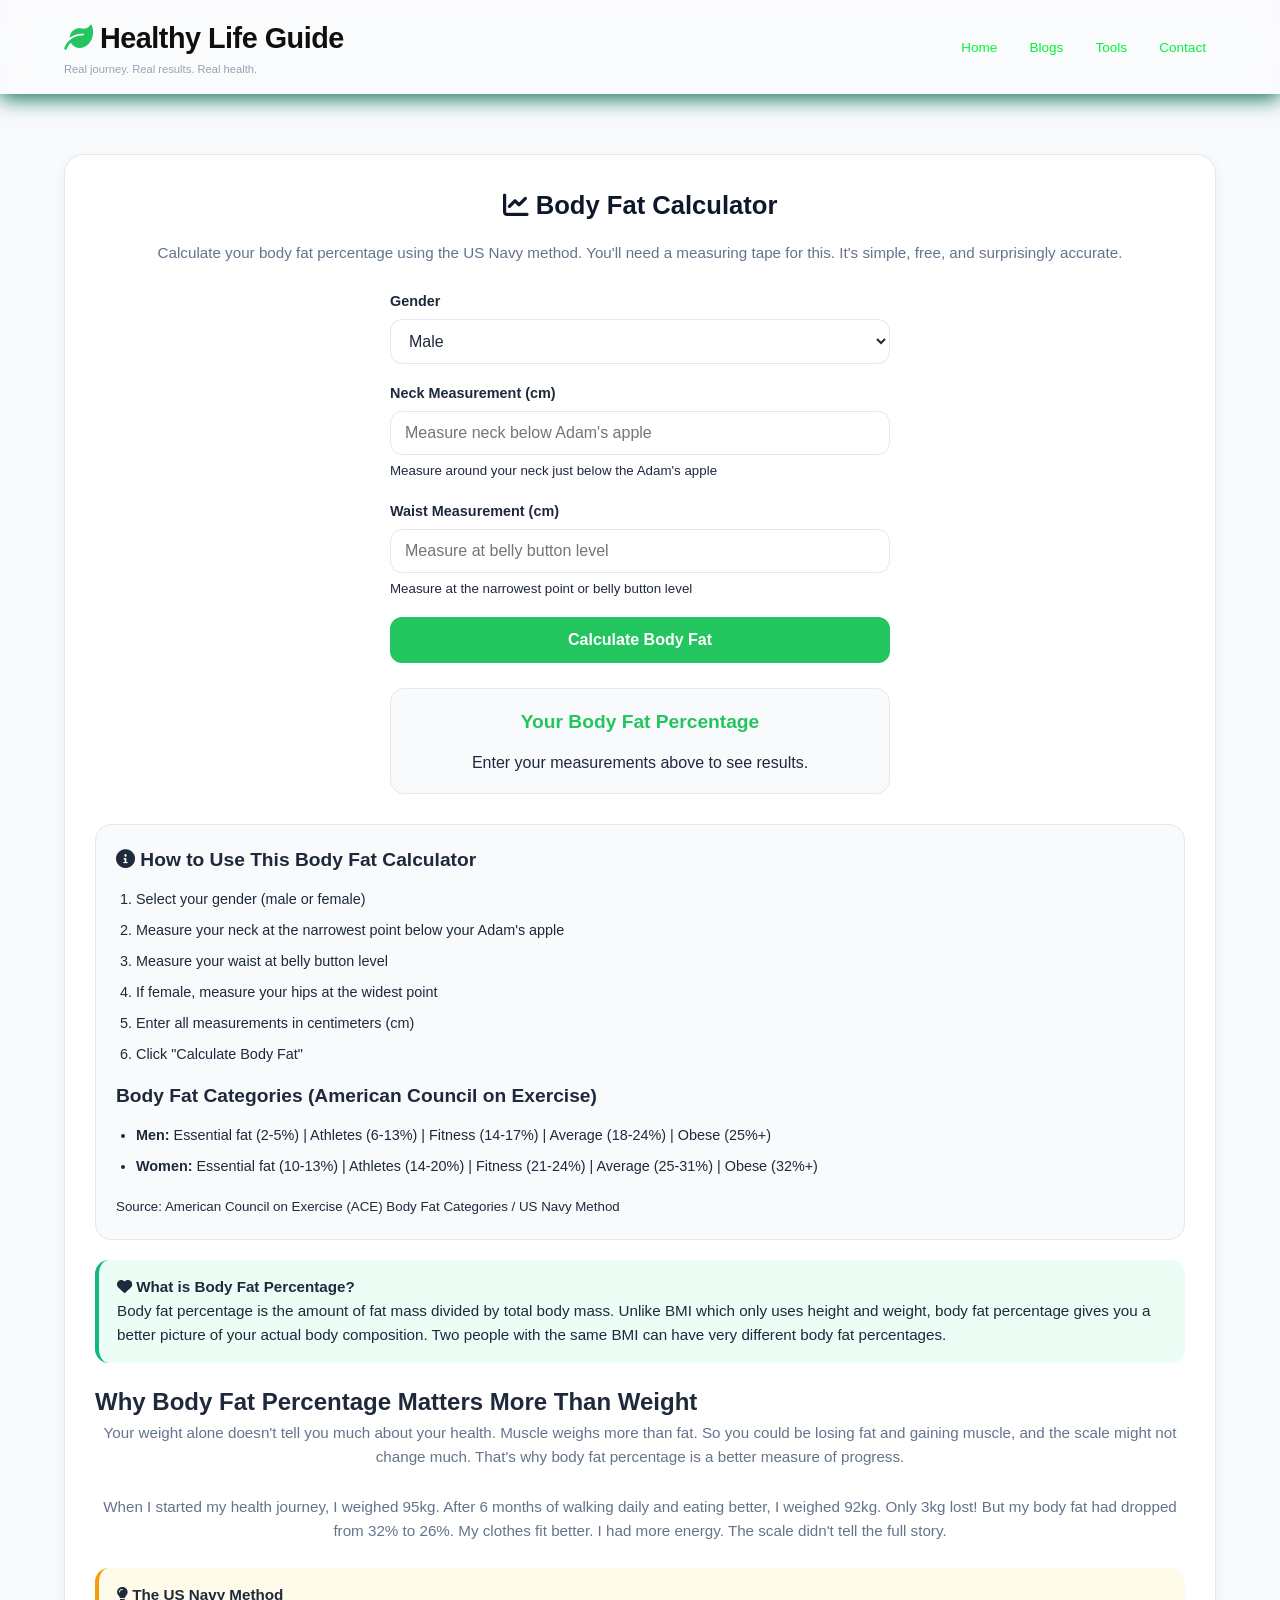
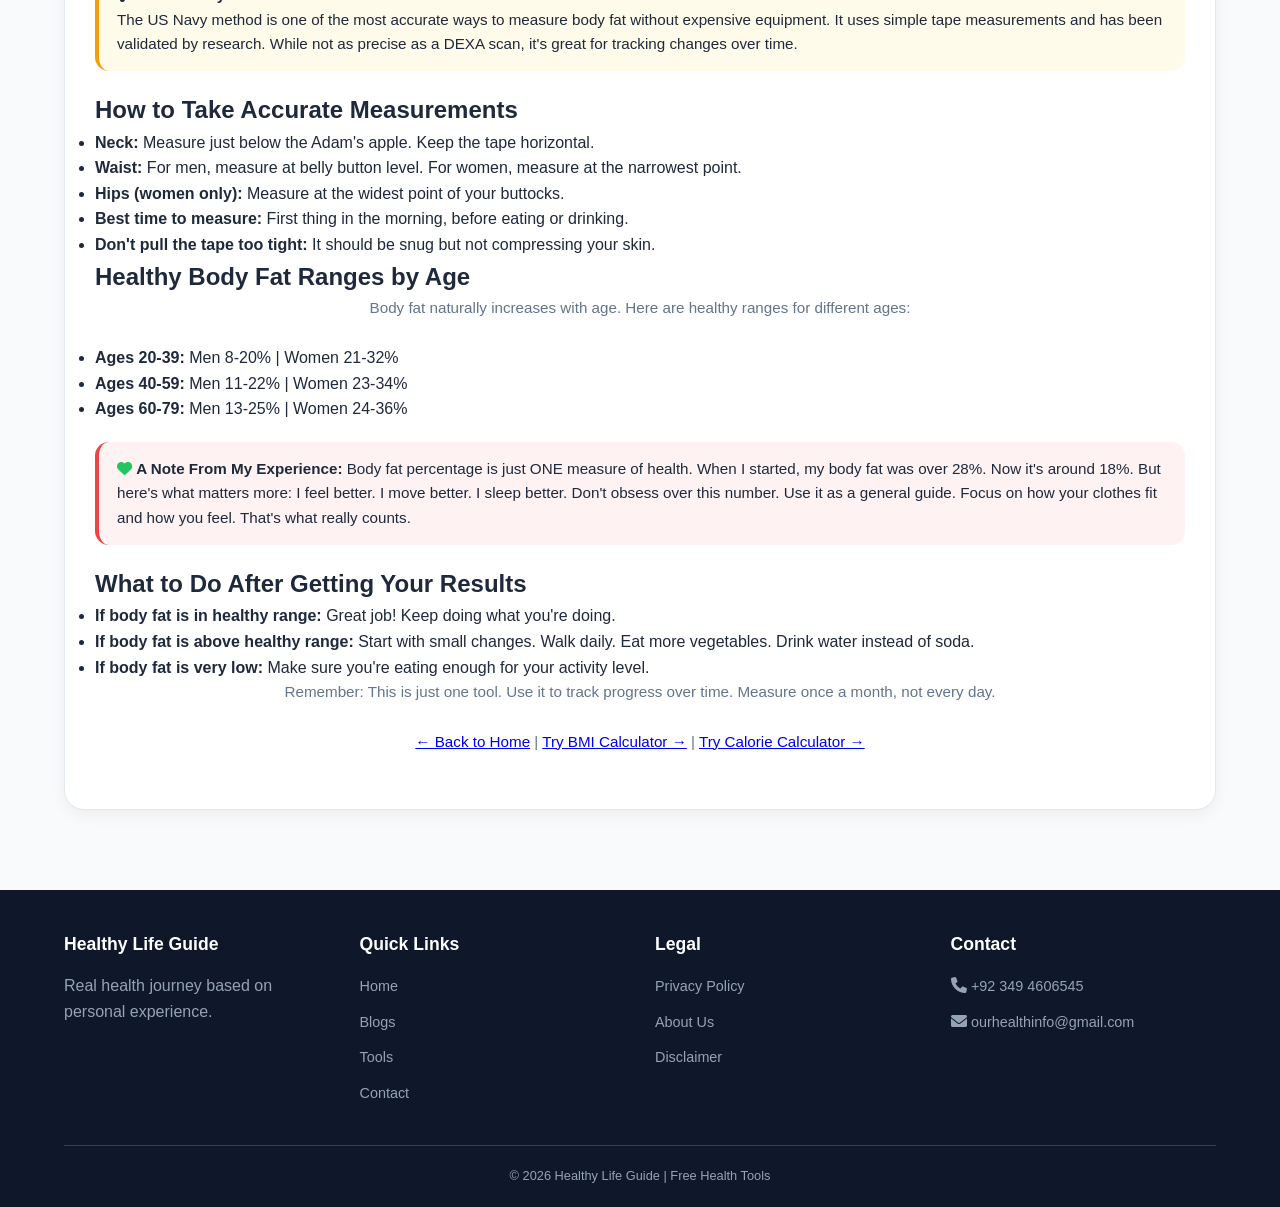
<file: tools/body-fat-calculator.html>
<!DOCTYPE html>
<html lang="en">
<head>
    <meta charset="UTF-8">
    <meta name="viewport" content="width=device-width, initial-scale=1.0">
    
    <title>Body Fat Calculator - Measure Your Body Fat Percentage | Free Health Tool</title>
    <meta name="description" content="Free body fat calculator using US Navy method. Measure body fat percentage with simple tape measurements. Get personalized fitness advice.">
    <meta name="keywords" content="body fat calculator, body fat percentage, body fat measurement, US Navy method, fitness assessment, health tool, body composition">
    <meta name="author" content="Healthy Life Guide">
    <meta name="robots" content="index, follow">
    
    <link rel="canonical" href="http://apexwellness.netlify.app/tools/body-fat-calculator.html">
    
    <!-- Favicon -->
    <link rel="icon" href="../pictures/favicon.png" type="image/jpeg">

    <!-- Google tag (gtag.js) -->
   <!-- Google tag (gtag.js) -->
<script async src="https://www.googletagmanager.com/gtag/js?id=G-XFYR91ED2V"></script>
<script>
  window.dataLayer = window.dataLayer || [];
  function gtag(){dataLayer.push(arguments);}
  gtag('js', new Date());

  gtag('config', 'G-XFYR91ED2V');
</script>

    <!-- Google AdSense -->
    <script async src="https://pagead2.googlesyndication.com/pagead/js/adsbygoogle.js?client=ca-pub-5123298033596186"
         crossorigin="anonymous"></script>

    <meta property="og:title" content="Free Body Fat Calculator - US Navy Method">
    <meta property="og:description" content="Calculate your body fat percentage with simple tape measurements.">
    <meta property="og:type" content="website">
    
    <script type="application/ld+json">
    {
        "@context": "https://schema.org",
        "@type": "WebApplication",
        "name": "Body Fat Calculator",
        "description": "Calculate body fat percentage using US Navy method",
        "applicationCategory": "Health",
        "url": "https://ourhealthinfo.com/tools/body-fat-calculator.html"
    }
    </script>
    
    <link rel="stylesheet" href="../css/style.css">
    <link rel="stylesheet" href="https://cdnjs.cloudflare.com/ajax/libs/font-awesome/6.0.0-beta3/css/all.min.css">
    <link rel="icon" type="image/png" href="../assets/favicon.jpg">
</head>
<body>

<header class="site-header">
    <div class="container header-content">
        <div class="logo">
            <h1><i class="fas fa-leaf"></i> Healthy Life Guide</h1>
            <p>Real journey. Real results. Real health.</p>
        </div>
        <nav class="main-nav">
            <ul>
                <li><a href="../index.html">Home</a></li>
                <li><a href="../index.html#blogs">Blogs</a></li>
                <li><a href="../index.html#tools">Tools</a></li>
                <li><a href="../contact.html">Contact</a></li>
            </ul>
        </nav>
    </div>
</header>

<!-- Main Layout with Sidebar for Desktop -->
<main class="container main-layout">
    
    <!-- LEFT COLUMN: Main Content -->
    <div class="main-content">
        <div class="tool-container">
            <h1><i class="fas fa-chart-line"></i> Body Fat Calculator</h1>
            <p>Calculate your body fat percentage using the US Navy method. You'll need a measuring tape for this. It's simple, free, and surprisingly accurate.</p>
            
            <div class="calculator-box">
                <div class="form-group">
                    <label for="bfGender">Gender</label>
                    <select id="bfGender" onchange="toggleHipInput()">
                        <option value="male">Male</option>
                        <option value="female">Female</option>
                    </select>
                </div>
                
                <div class="form-group">
                    <label for="neck">Neck Measurement (cm)</label>
                    <input type="number" id="neck" placeholder="Measure neck below Adam's apple" step="0.1">
                    <small style="display: block; margin-top: 5px;">Measure around your neck just below the Adam's apple</small>
                </div>
                
                <div class="form-group">
                    <label for="waist">Waist Measurement (cm)</label>
                    <input type="number" id="waist" placeholder="Measure at belly button level" step="0.1">
                    <small style="display: block; margin-top: 5px;">Measure at the narrowest point or belly button level</small>
                </div>
                
                <div class="form-group" id="hipGroup">
                    <label for="hip">Hip Measurement (cm) - For females</label>
                    <input type="number" id="hip" placeholder="Measure at widest point of hips" step="0.1">
                    <small style="display: block; margin-top: 5px;">Measure at the widest point of your hips/buttocks</small>
                </div>
                
                <button class="btn-calculate" onclick="calculateBodyFat()">Calculate Body Fat</button>
                
                <div class="result-box" id="bodyFatResult">
                    <h3>Your Body Fat Percentage</h3>
                    <p>Enter your measurements above to see results.</p>
                </div>
            </div>
            
            <!-- IN-ARTICLE AD 1 (After calculator) -->
            <div class="inarticle-ad">
                <ins class="adsbygoogle"
                     style="display:block; text-align:center;"
                     data-ad-layout="in-article"
                     data-ad-format="fluid"
                     data-ad-client="ca-pub-5123298033596186"
                     data-ad-slot="1799684906"></ins>
                <script>
                     (adsbygoogle = window.adsbygoogle || []).push({});
                </script>
            </div>
            
            <div class="tool-info">
                <h3><i class="fas fa-info-circle"></i> How to Use This Body Fat Calculator</h3>
                <ol>
                    <li>Select your gender (male or female)</li>
                    <li>Measure your neck at the narrowest point below your Adam's apple</li>
                    <li>Measure your waist at belly button level</li>
                    <li>If female, measure your hips at the widest point</li>
                    <li>Enter all measurements in centimeters (cm)</li>
                    <li>Click "Calculate Body Fat"</li>
                </ol>
                
                <h3>Body Fat Categories (American Council on Exercise)</h3>
                <ul>
                    <li><strong>Men:</strong> Essential fat (2-5%) | Athletes (6-13%) | Fitness (14-17%) | Average (18-24%) | Obese (25%+)</li>
                    <li><strong>Women:</strong> Essential fat (10-13%) | Athletes (14-20%) | Fitness (21-24%) | Average (25-31%) | Obese (32%+)</li>
                </ul>
                
                <p><small>Source: American Council on Exercise (ACE) Body Fat Categories / US Navy Method</small></p>
            </div>
            
            <div class="info-box">
                <i class="fas fa-heart"></i> <strong>What is Body Fat Percentage?</strong><br>
                Body fat percentage is the amount of fat mass divided by total body mass. Unlike BMI which only uses height and weight, body fat percentage gives you a better picture of your actual body composition. Two people with the same BMI can have very different body fat percentages.
            </div>
            
            <!-- IN-ARTICLE AD 2 (Middle of content) -->
            <div class="inarticle-ad">
                <ins class="adsbygoogle"
                     style="display:block; text-align:center;"
                     data-ad-layout="in-article"
                     data-ad-format="fluid"
                     data-ad-client="ca-pub-5123298033596186"
                     data-ad-slot="1799684906"></ins>
                <script>
                     (adsbygoogle = window.adsbygoogle || []).push({});
                </script>
            </div>
            
            <h2>Why Body Fat Percentage Matters More Than Weight</h2>
            <p>Your weight alone doesn't tell you much about your health. Muscle weighs more than fat. So you could be losing fat and gaining muscle, and the scale might not change much. That's why body fat percentage is a better measure of progress.</p>
            
            <p>When I started my health journey, I weighed 95kg. After 6 months of walking daily and eating better, I weighed 92kg. Only 3kg lost! But my body fat had dropped from 32% to 26%. My clothes fit better. I had more energy. The scale didn't tell the full story.</p>
            
            <div class="tip-box">
                <i class="fas fa-lightbulb"></i> <strong>The US Navy Method</strong><br>
                The US Navy method is one of the most accurate ways to measure body fat without expensive equipment. It uses simple tape measurements and has been validated by research. While not as precise as a DEXA scan, it's great for tracking changes over time.
            </div>
            
            <h2>How to Take Accurate Measurements</h2>
            <ul>
                <li><strong>Neck:</strong> Measure just below the Adam's apple. Keep the tape horizontal.</li>
                <li><strong>Waist:</strong> For men, measure at belly button level. For women, measure at the narrowest point.</li>
                <li><strong>Hips (women only):</strong> Measure at the widest point of your buttocks.</li>
                <li><strong>Best time to measure:</strong> First thing in the morning, before eating or drinking.</li>
                <li><strong>Don't pull the tape too tight:</strong> It should be snug but not compressing your skin.</li>
            </ul>
            
            <h2>Healthy Body Fat Ranges by Age</h2>
            <p>Body fat naturally increases with age. Here are healthy ranges for different ages:</p>
            <ul>
                <li><strong>Ages 20-39:</strong> Men 8-20% | Women 21-32%</li>
                <li><strong>Ages 40-59:</strong> Men 11-22% | Women 23-34%</li>
                <li><strong>Ages 60-79:</strong> Men 13-25% | Women 24-36%</li>
            </ul>
            
            <div class="warning-box">
                <i class="fas fa-heart" style="color:#22c55e"></i> <strong>A Note From My Experience:</strong> Body fat percentage is just ONE measure of health. When I started, my body fat was over 28%. Now it's around 18%. But here's what matters more: I feel better. I move better. I sleep better. Don't obsess over this number. Use it as a general guide. Focus on how your clothes fit and how you feel. That's what really counts.
            </div>
            
            <h2>What to Do After Getting Your Results</h2>
            <ul>
                <li><strong>If body fat is in healthy range:</strong> Great job! Keep doing what you're doing.</li>
                <li><strong>If body fat is above healthy range:</strong> Start with small changes. Walk daily. Eat more vegetables. Drink water instead of soda.</li>
                <li><strong>If body fat is very low:</strong> Make sure you're eating enough for your activity level.</li>
            </ul>
            <p>Remember: This is just one tool. Use it to track progress over time. Measure once a month, not every day.</p>
            
            <p><a href="../index.html">← Back to Home</a> | <a href="../tools/bmi-calculator.html">Try BMI Calculator →</a> | <a href="../tools/calorie-calculator.html">Try Calorie Calculator →</a></p>
            
        </div>
    </div>
    
</main>

<!-- MOBILE ONLY: Bottom Anchor Ad (Sticky on Mobile) -->
<div class="mobile-bottom-ad">
    <ins class="adsbygoogle"
         style="display:block"
         data-ad-client="ca-pub-5123298033596186"
         data-ad-slot="8180225611"
         data-ad-format="auto"
         data-full-width-responsive="true"></ins>
    <script>
         (adsbygoogle = window.adsbygoogle || []).push({});
    </script>
</div>

<footer class="site-footer">
    <div class="container">
        <div class="footer-content">
            <div class="footer-col">
                <h3>Healthy Life Guide</h3>
                <p>Real health journey based on personal experience.</p>
            </div>
            <div class="footer-col">
                <h3>Quick Links</h3>
                <ul>
                    <li><a href="../index.html">Home</a></li>
                    <li><a href="../index.html#blogs">Blogs</a></li>
                    <li><a href="../index.html#tools">Tools</a></li>
                    <li><a href="../contact.html">Contact</a></li>
                </ul>
            </div>
            <div class="footer-col">
                <h3>Legal</h3>
                <ul>
                    <li><a href="../blog/privacy.html">Privacy Policy</a></li>
                    <li><a href="../blog/about.html">About Us</a></li>
                    <li><a href="../blog/disclaimer.html">Disclaimer</a></li>
                </ul>
            </div>
            <div class="footer-col">
                <h3>Contact</h3>
                <ul>
                    <li><i class="fas fa-phone"></i> <a href="tel:+923494606545">+92 349 4606545</a></li>
                    <li><i class="fas fa-envelope"></i> <a href="mailto:ourhealthinfo@gmail.com">ourhealthinfo@gmail.com</a></li>
                </ul>
            </div>
        </div>
        <div class="footer-bottom">
            <p>&copy; 2026 Healthy Life Guide | Free Health Tools</p>
        </div>
    </div>
</footer>

<script>
// Toggle hip input based on gender selection
function toggleHipInput() {
    const gender = document.getElementById('bfGender').value;
    const hipGroup = document.getElementById('hipGroup');
    
    if (gender === 'female') {
        hipGroup.style.display = 'block';
    } else {
        hipGroup.style.display = 'none';
    }
}

// US Navy Body Fat Calculation
function calculateBodyFat() {
    // Get values
    const gender = document.getElementById('bfGender').value;
    let neck = parseFloat(document.getElementById('neck').value);
    let waist = parseFloat(document.getElementById('waist').value);
    let hip = gender === 'female' ? parseFloat(document.getElementById('hip').value) : 0;
    
    // Validate inputs
    if (isNaN(neck) || neck <= 0 || isNaN(waist) || waist <= 0) {
        document.getElementById('bodyFatResult').innerHTML = `
            <h3>Your Body Fat Percentage</h3>
            <p style="color: #ef4444;">Please enter valid measurements (neck and waist required).</p>
        `;
        return;
    }
    
    if (gender === 'female' && (isNaN(hip) || hip <= 0)) {
        document.getElementById('bodyFatResult').innerHTML = `
            <h3>Your Body Fat Percentage</h3>
            <p style="color: #ef4444;">Please enter valid hip measurement for females.</p>
        `;
        return;
    }
    
    let bodyFat = 0;
    
    if (gender === 'male') {
        // US Navy formula for men
        bodyFat = 86.010 * Math.log10(waist - neck) - 70.041 * Math.log10(170) + 36.76;
    } else {
        // US Navy formula for women
        bodyFat = 163.205 * Math.log10(waist + hip - neck) - 97.684 * Math.log10(162) - 78.387;
    }
    
    // Round to 1 decimal
    bodyFat = Math.round(bodyFat * 10) / 10;
    
    // Ensure reasonable range
    if (bodyFat < 5) bodyFat = 5;
    if (bodyFat > 50) bodyFat = 50;
    
    // Determine category
    let category = "";
    let advice = "";
    let color = "";
    
    if (gender === 'male') {
        if (bodyFat <= 5) {
            category = "Essential Fat (Very Low)";
            advice = "You may have extremely low body fat. Ensure you're getting adequate nutrition.";
            color = "#f59e0b";
        } else if (bodyFat <= 13) {
            category = "Athlete";
            advice = "Excellent! You're in athlete range. Maintain with balanced nutrition and training.";
            color = "#22c55e";
        } else if (bodyFat <= 17) {
            category = "Fitness";
            advice = "Great job! You're in the fitness category. Keep up your healthy habits.";
            color = "#22c55e";
        } else if (bodyFat <= 24) {
            category = "Average";
            advice = "You're in the average healthy range. Small improvements can get you to fitness level.";
            color = "#f59e0b";
        } else {
            category = "Obese Range";
            advice = "Consider consulting a doctor. Start with small changes like walking daily and eating more vegetables.";
            color = "#ef4444";
        }
    } else {
        if (bodyFat <= 13) {
            category = "Essential Fat (Very Low)";
            advice = "You may have extremely low body fat. Ensure you're getting adequate nutrition.";
            color = "#f59e0b";
        } else if (bodyFat <= 20) {
            category = "Athlete";
            advice = "Excellent! You're in athlete range. Maintain with balanced nutrition and training.";
            color = "#22c55e";
        } else if (bodyFat <= 24) {
            category = "Fitness";
            advice = "Great job! You're in the fitness category. Keep up your healthy habits.";
            color = "#22c55e";
        } else if (bodyFat <= 31) {
            category = "Average";
            advice = "You're in the average healthy range. Small improvements can get you to fitness level.";
            color = "#f59e0b";
        } else {
            category = "Obese Range";
            advice = "Consider consulting a doctor. Start with small changes like walking daily and eating more vegetables.";
            color = "#ef4444";
        }
    }
    
    // Display result
    document.getElementById('bodyFatResult').innerHTML = `
        <h3>Your Body Fat Percentage</h3>
        <div class="result-value" style="color: ${color}; font-size: 2.5rem; font-weight: bold; margin: 10px 0;">${bodyFat}%</div>
        <p><strong>Category:</strong> ${category}</p>
        <p><strong>What this means:</strong> ${advice}</p>
        <hr>
        <p style="font-size: 0.85rem; margin-top: 10px;"><strong>Note:</strong> This is an estimate based on the US Navy method. For accurate medical assessment, consult a healthcare professional.</p>
    `;
}

// Initialize on page load
document.addEventListener('DOMContentLoaded', function() {
    toggleHipInput();
});
</script>

<script src="../js/main.js"></script>
</body>
</html>
</file>
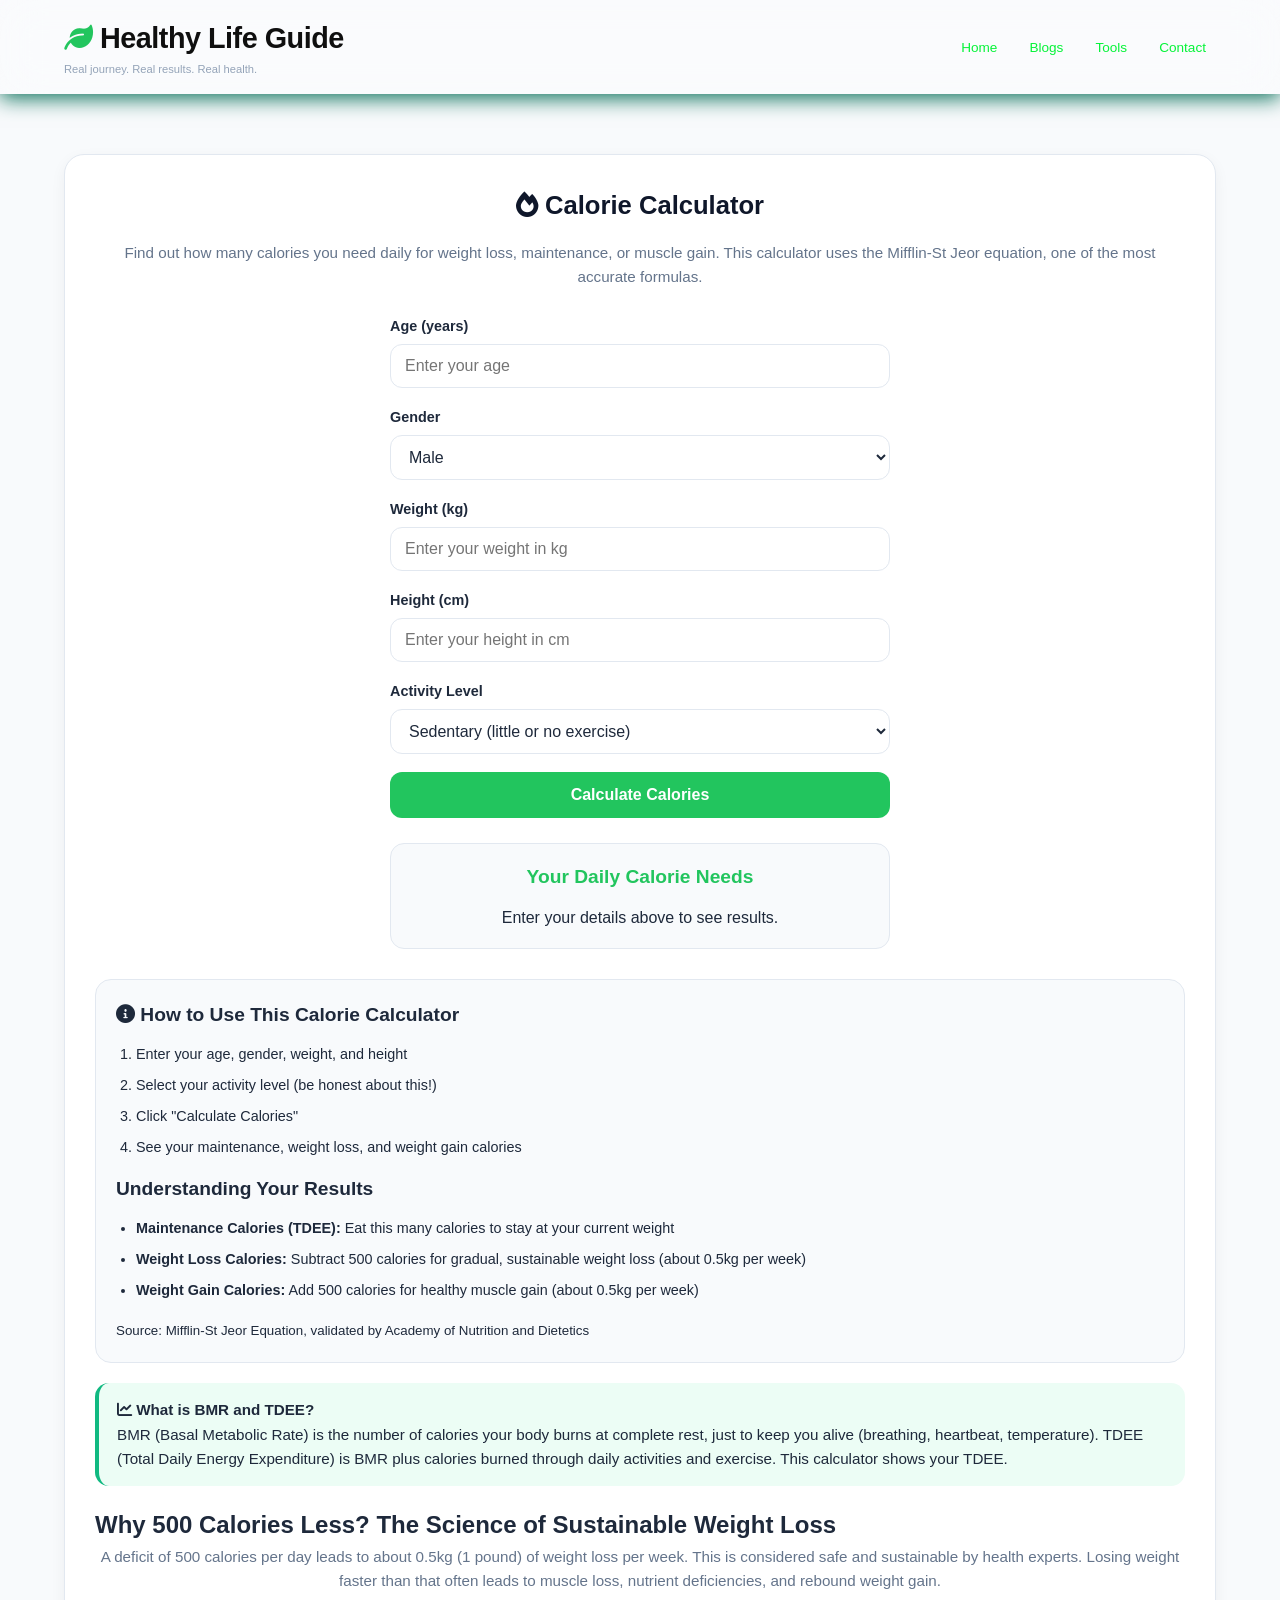
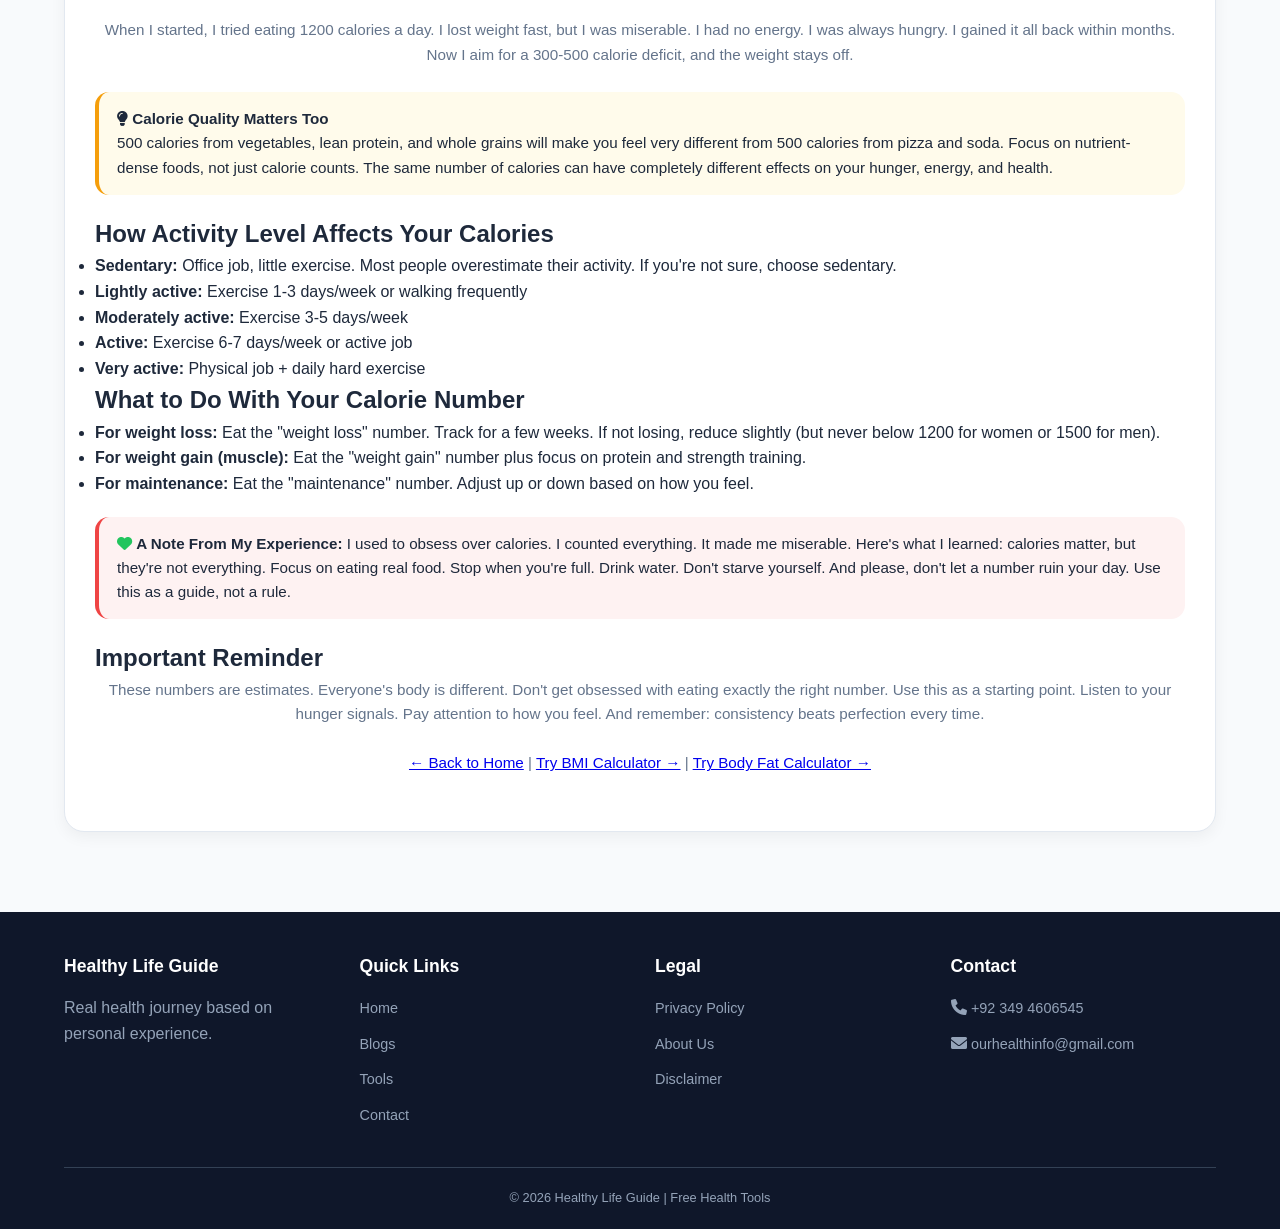
<file: tools/calorie-calculator.html>
<!DOCTYPE html>
<html lang="en">
<head>
    <meta charset="UTF-8">
    <meta name="viewport" content="width=device-width, initial-scale=1.0">
    
    <title>Calorie Calculator - Find Your Daily Calorie Needs | Free Health Tool</title>
    <meta name="description" content="Free calorie calculator. Calculate daily calories needed for weight loss, maintenance, or muscle gain. Based on Mifflin-St Jeor equation.">
    <meta name="keywords" content="calorie calculator, daily calorie needs, weight loss calories, maintenance calories, free health tool, BMR calculator, TDEE calculator">
    <meta name="author" content="Healthy Life Guide">
    <meta name="robots" content="index, follow">
    
    <link rel="canonical" href="http://apexwellness.netlify.app/tools/calorie-calculator.html">
    
    <!-- Favicon -->
    <link rel="icon" href="../pictures/favicon.png" type="image/jpeg">

    <!-- Google tag (gtag.js) -->
    <!-- Google tag (gtag.js) -->
<script async src="https://www.googletagmanager.com/gtag/js?id=G-XFYR91ED2V"></script>
<script>
  window.dataLayer = window.dataLayer || [];
  function gtag(){dataLayer.push(arguments);}
  gtag('js', new Date());

  gtag('config', 'G-XFYR91ED2V');
</script>

    <!-- Google AdSense -->
    <script async src="https://pagead2.googlesyndication.com/pagead/js/adsbygoogle.js?client=ca-pub-5123298033596186"
         crossorigin="anonymous"></script>

    <meta property="og:title" content="Free Calorie Calculator - Find Your Daily Needs">
    <meta property="og:description" content="Calculate calories for weight loss, maintenance, or muscle gain.">
    <meta property="og:type" content="website">
    
    <script type="application/ld+json">
    {
        "@context": "https://schema.org",
        "@type": "WebApplication",
        "name": "Calorie Calculator",
        "description": "Calculate daily calorie needs based on age, gender, weight, height, and activity level",
        "applicationCategory": "Health",
        "url": "https://ourhealthinfo.com/tools/calorie-calculator.html"
    }
    </script>
    
    <link rel="stylesheet" href="../css/style.css">
    <link rel="stylesheet" href="https://cdnjs.cloudflare.com/ajax/libs/font-awesome/6.0.0-beta3/css/all.min.css">
    <link rel="icon" type="image/png" href="../assets/favicon.jpg">
</head>
<body>

<header class="site-header">
    <div class="container header-content">
        <div class="logo">
            <h1><i class="fas fa-leaf"></i> Healthy Life Guide</h1>
            <p>Real journey. Real results. Real health.</p>
        </div>
        <nav class="main-nav">
            <ul>
                <li><a href="../index.html">Home</a></li>
                <li><a href="../index.html#blogs">Blogs</a></li>
                <li><a href="../index.html#tools">Tools</a></li>
                <li><a href="../contact.html">Contact</a></li>
            </ul>
        </nav>
    </div>
</header>

<!-- Main Layout with Sidebar for Desktop -->
<main class="container main-layout">
    
    <!-- LEFT COLUMN: Main Content -->
    <div class="main-content">
        <div class="tool-container">
            <h1><i class="fas fa-fire"></i> Calorie Calculator</h1>
            <p>Find out how many calories you need daily for weight loss, maintenance, or muscle gain. This calculator uses the Mifflin-St Jeor equation, one of the most accurate formulas.</p>
            
            <div class="calculator-box">
                <div class="form-group">
                    <label for="age">Age (years)</label>
                    <input type="number" id="age" placeholder="Enter your age">
                </div>
                
                <div class="form-group">
                    <label for="gender">Gender</label>
                    <select id="gender">
                        <option value="male">Male</option>
                        <option value="female">Female</option>
                    </select>
                </div>
                
                <div class="form-group">
                    <label for="weightKg">Weight (kg)</label>
                    <input type="number" id="weightKg" placeholder="Enter your weight in kg" step="0.1">
                </div>
                
                <div class="form-group">
                    <label for="heightCm">Height (cm)</label>
                    <input type="number" id="heightCm" placeholder="Enter your height in cm">
                </div>
                
                <div class="form-group">
                    <label for="activity">Activity Level</label>
                    <select id="activity">
                        <option value="sedentary">Sedentary (little or no exercise)</option>
                        <option value="light">Lightly active (exercise 1-3 days/week)</option>
                        <option value="moderate">Moderately active (exercise 3-5 days/week)</option>
                        <option value="active">Active (exercise 6-7 days/week)</option>
                        <option value="very-active">Very active (physical job + daily exercise)</option>
                    </select>
                </div>
                
                <button class="btn-calculate" onclick="calculateCalories()">Calculate Calories</button>
                
                <div class="result-box" id="calorieResult">
                    <h3>Your Daily Calorie Needs</h3>
                    <p>Enter your details above to see results.</p>
                </div>
            </div>
            
            <!-- IN-ARTICLE AD 1 (After calculator) -->
            <div class="inarticle-ad">
                <ins class="adsbygoogle"
                     style="display:block; text-align:center;"
                     data-ad-layout="in-article"
                     data-ad-format="fluid"
                     data-ad-client="ca-pub-5123298033596186"
                     data-ad-slot="1799684906"></ins>
                <script>
                     (adsbygoogle = window.adsbygoogle || []).push({});
                </script>
            </div>
            
            <div class="tool-info">
                <h3><i class="fas fa-info-circle"></i> How to Use This Calorie Calculator</h3>
                <ol>
                    <li>Enter your age, gender, weight, and height</li>
                    <li>Select your activity level (be honest about this!)</li>
                    <li>Click "Calculate Calories"</li>
                    <li>See your maintenance, weight loss, and weight gain calories</li>
                </ol>
                
                <h3>Understanding Your Results</h3>
                <ul>
                    <li><strong>Maintenance Calories (TDEE):</strong> Eat this many calories to stay at your current weight</li>
                    <li><strong>Weight Loss Calories:</strong> Subtract 500 calories for gradual, sustainable weight loss (about 0.5kg per week)</li>
                    <li><strong>Weight Gain Calories:</strong> Add 500 calories for healthy muscle gain (about 0.5kg per week)</li>
                </ul>
                
                <p><small>Source: Mifflin-St Jeor Equation, validated by Academy of Nutrition and Dietetics</small></p>
            </div>
            
            <div class="info-box">
                <i class="fas fa-chart-line"></i> <strong>What is BMR and TDEE?</strong><br>
                BMR (Basal Metabolic Rate) is the number of calories your body burns at complete rest, just to keep you alive (breathing, heartbeat, temperature). TDEE (Total Daily Energy Expenditure) is BMR plus calories burned through daily activities and exercise. This calculator shows your TDEE.
            </div>
            
            <!-- IN-ARTICLE AD 2 (Middle of content) -->
            <div class="inarticle-ad">
                <ins class="adsbygoogle"
                     style="display:block; text-align:center;"
                     data-ad-layout="in-article"
                     data-ad-format="fluid"
                     data-ad-client="ca-pub-5123298033596186"
                     data-ad-slot="1799684906"></ins>
                <script>
                     (adsbygoogle = window.adsbygoogle || []).push({});
                </script>
            </div>
            
            <h2>Why 500 Calories Less? The Science of Sustainable Weight Loss</h2>
            <p>A deficit of 500 calories per day leads to about 0.5kg (1 pound) of weight loss per week. This is considered safe and sustainable by health experts. Losing weight faster than that often leads to muscle loss, nutrient deficiencies, and rebound weight gain.</p>
            
            <p>When I started, I tried eating 1200 calories a day. I lost weight fast, but I was miserable. I had no energy. I was always hungry. I gained it all back within months. Now I aim for a 300-500 calorie deficit, and the weight stays off.</p>
            
            <div class="tip-box">
                <i class="fas fa-lightbulb"></i> <strong>Calorie Quality Matters Too</strong><br>
                500 calories from vegetables, lean protein, and whole grains will make you feel very different from 500 calories from pizza and soda. Focus on nutrient-dense foods, not just calorie counts. The same number of calories can have completely different effects on your hunger, energy, and health.
            </div>
            
            <h2>How Activity Level Affects Your Calories</h2>
            <ul>
                <li><strong>Sedentary:</strong> Office job, little exercise. Most people overestimate their activity. If you're not sure, choose sedentary.</li>
                <li><strong>Lightly active:</strong> Exercise 1-3 days/week or walking frequently</li>
                <li><strong>Moderately active:</strong> Exercise 3-5 days/week</li>
                <li><strong>Active:</strong> Exercise 6-7 days/week or active job</li>
                <li><strong>Very active:</strong> Physical job + daily hard exercise</li>
            </ul>
            
            <h2>What to Do With Your Calorie Number</h2>
            <ul>
                <li><strong>For weight loss:</strong> Eat the "weight loss" number. Track for a few weeks. If not losing, reduce slightly (but never below 1200 for women or 1500 for men).</li>
                <li><strong>For weight gain (muscle):</strong> Eat the "weight gain" number plus focus on protein and strength training.</li>
                <li><strong>For maintenance:</strong> Eat the "maintenance" number. Adjust up or down based on how you feel.</li>
            </ul>
            
            <div class="warning-box">
                <i class="fas fa-heart" style="color:#22c55e"></i> <strong>A Note From My Experience:</strong> I used to obsess over calories. I counted everything. It made me miserable. Here's what I learned: calories matter, but they're not everything. Focus on eating real food. Stop when you're full. Drink water. Don't starve yourself. And please, don't let a number ruin your day. Use this as a guide, not a rule.
            </div>
            
            <h2>Important Reminder</h2>
            <p>These numbers are estimates. Everyone's body is different. Don't get obsessed with eating exactly the right number. Use this as a starting point. Listen to your hunger signals. Pay attention to how you feel. And remember: consistency beats perfection every time.</p>
            
            <p><a href="../index.html">← Back to Home</a> | <a href="../tools/bmi-calculator.html">Try BMI Calculator →</a> | <a href="../tools/body-fat-calculator.html">Try Body Fat Calculator →</a></p>
            
        </div>
    </div>
    
</main>

<!-- MOBILE ONLY: Bottom Anchor Ad (Sticky on Mobile) -->
<div class="mobile-bottom-ad">
    <ins class="adsbygoogle"
         style="display:block"
         data-ad-client="ca-pub-5123298033596186"
         data-ad-slot="8180225611"
         data-ad-format="auto"
         data-full-width-responsive="true"></ins>
    <script>
         (adsbygoogle = window.adsbygoogle || []).push({});
    </script>
</div>

<footer class="site-footer">
    <div class="container">
        <div class="footer-content">
            <div class="footer-col">
                <h3>Healthy Life Guide</h3>
                <p>Real health journey based on personal experience.</p>
            </div>
            <div class="footer-col">
                <h3>Quick Links</h3>
                <ul>
                    <li><a href="../index.html">Home</a></li>
                    <li><a href="../index.html#blogs">Blogs</a></li>
                    <li><a href="../index.html#tools">Tools</a></li>
                    <li><a href="../contact.html">Contact</a></li>
                </ul>
            </div>
            <div class="footer-col">
                <h3>Legal</h3>
                <ul>
                    <li><a href="../blog/privacy.html">Privacy Policy</a></li>
                    <li><a href="../blog/about.html">About Us</a></li>
                    <li><a href="../blog/disclaimer.html">Disclaimer</a></li>
                </ul>
            </div>
            <div class="footer-col">
                <h3>Contact</h3>
                <ul>
                    <li><i class="fas fa-phone"></i> <a href="tel:+923494606545">+92 349 4606545</a></li>
                    <li><i class="fas fa-envelope"></i> <a href="mailto:ourhealthinfo@gmail.com">ourhealthinfo@gmail.com</a></li>
                </ul>
            </div>
        </div>
        <div class="footer-bottom">
            <p>&copy; 2026 Healthy Life Guide | Free Health Tools</p>
        </div>
    </div>
</footer>

<script>
// Mifflin-St Jeor BMR Calculation
function calculateCalories() {
    // Get input values
    let age = parseInt(document.getElementById('age').value);
    let gender = document.getElementById('gender').value;
    let weight = parseFloat(document.getElementById('weightKg').value);
    let height = parseFloat(document.getElementById('heightCm').value);
    let activity = document.getElementById('activity').value;
    
    // Validate inputs
    if (isNaN(age) || age <= 0 || age > 120) {
        document.getElementById('calorieResult').innerHTML = `
            <h3>Your Daily Calorie Needs</h3>
            <p style="color: #ef4444;">Please enter a valid age (1-120 years).</p>
        `;
        return;
    }
    
    if (isNaN(weight) || weight <= 0 || weight > 500) {
        document.getElementById('calorieResult').innerHTML = `
            <h3>Your Daily Calorie Needs</h3>
            <p style="color: #ef4444;">Please enter a valid weight (kg).</p>
        `;
        return;
    }
    
    if (isNaN(height) || height <= 0 || height > 300) {
        document.getElementById('calorieResult').innerHTML = `
            <h3>Your Daily Calorie Needs</h3>
            <p style="color: #ef4444;">Please enter a valid height (cm).</p>
        `;
        return;
    }
    
    // Calculate BMR using Mifflin-St Jeor Equation
    let bmr = 0;
    
    if (gender === 'male') {
        bmr = (10 * weight) + (6.25 * height) - (5 * age) + 5;
    } else {
        bmr = (10 * weight) + (6.25 * height) - (5 * age) - 161;
    }
    
    // Activity multipliers
    let activityMultiplier = 1;
    let activityName = "";
    
    switch(activity) {
        case 'sedentary':
            activityMultiplier = 1.2;
            activityName = "Sedentary (little or no exercise)";
            break;
        case 'light':
            activityMultiplier = 1.375;
            activityName = "Lightly active (exercise 1-3 days/week)";
            break;
        case 'moderate':
            activityMultiplier = 1.55;
            activityName = "Moderately active (exercise 3-5 days/week)";
            break;
        case 'active':
            activityMultiplier = 1.725;
            activityName = "Active (exercise 6-7 days/week)";
            break;
        case 'very-active':
            activityMultiplier = 1.9;
            activityName = "Very active (physical job + daily exercise)";
            break;
    }
    
    // Calculate TDEE (Maintenance Calories)
    let maintenance = Math.round(bmr * activityMultiplier);
    
    // Calculate weight loss and gain calories
    let weightLoss = Math.max(1200, maintenance - 500);
    let weightGain = maintenance + 500;
    
    // Check if weight loss is too low
    let lossWarning = "";
    if (maintenance - 500 < 1200 && gender === 'female') {
        lossWarning = "<p style='color: #f59e0b; margin-top: 10px;'>Note: 1200 calories is the minimum recommended for women. Consult a doctor before going lower.</p>";
    } else if (maintenance - 500 < 1500 && gender === 'male') {
        lossWarning = "<p style='color: #f59e0b; margin-top: 10px;'>Note: 1500 calories is the minimum recommended for men. Consult a doctor before going lower.</p>";
    }
    
    // Display result
    document.getElementById('calorieResult').innerHTML = `
        <h3>Your Daily Calorie Needs</h3>
        <div style="margin: 15px 0;">
            <p><strong>Maintenance (TDEE):</strong> <span style="font-size: 1.5rem; font-weight: bold; color: #22c55e;">${maintenance}</span> calories/day</p>
            <p><small>Eat this to stay at your current weight</small></p>
        </div>
        <div style="margin: 15px 0;">
            <p><strong>Weight Loss:</strong> <span style="font-size: 1.3rem; font-weight: bold; color: #f59e0b;">${weightLoss}</span> calories/day</p>
            <p><small>Subtract 500 calories for gradual weight loss (about 0.5kg per week)</small></p>
        </div>
        <div style="margin: 15px 0;">
            <p><strong>Weight Gain (Muscle):</strong> <span style="font-size: 1.3rem; font-weight: bold; color: #f59e0b;">${weightGain}</span> calories/day</p>
            <p><small>Add 500 calories for healthy muscle gain (about 0.5kg per week)</small></p>
        </div>
        ${lossWarning}
        <hr>
        <p style="font-size: 0.85rem; margin-top: 10px;"><strong>Note:</strong> These are estimates based on the Mifflin-St Jeor equation. Individual needs vary. Consult a healthcare professional for personalized advice.</p>
    `;
}
</script>

<script src="../js/main.js"></script>
</body>
</html>
</file>
<file: css/style.css>
/* ========================================
   HEALTHY LIFE GUIDE - FULLY RESPONSIVE
   Mobile-First Design WITH DARK MODE
   ======================================== */

* {
    margin: 0;
    padding: 0;
    box-sizing: border-box;
}

/* Light Mode Variables (Default) */
:root {
    --primary: #22c55e;
    --primary-dark: #16a34a;
    --primary-light: #4ade80;
    --secondary: #3b82f6;
    --dark: #1e293b;
    --darker: #0f172a;
    --light: #f8fafc;
    --gray: #64748b;
    --gray-light: #e2e8f0;
    --white: #ffffff;
    --danger: #ef4444;
    --warning: #f59e0b;
    --success: #10b981;
    --bg-body: #f8fafc;
    --text-body: #1e293b;
    --card-bg: #ffffff;
    --border-color: #e2e8f0;
    --footer-bg: #0f172a;
    --footer-text: #94a3b8;
}

/* Dark Mode Variables */
body.dark-mode {
    --bg-body: #121212;
    --text-body: #e0e0e0;
    --card-bg: #1e1e1e;
    --border-color: #333333;
    --gray-light: #333333;
    --gray: #aaaaaa;
    --footer-bg: #0a0a0a;
    --footer-text: #888888;
}

html, body {
    overflow-x: hidden; /* ✅ یہ ضروری ہے - موبائل پر افقی سکرول روکتا ہے */
    width: 100%;
}

body {
    font-family: 'Segoe UI', Tahoma, Geneva, Verdana, sans-serif;
    background-color: var(--bg-body);
    color: var(--text-body);
    line-height: 1.6;
    font-size: 16px;
    transition: background-color 0.3s ease, color 0.3s ease;
}

.container {
    width: 100%;
    max-width: 1200px;
    margin: 0 auto;
    padding: 0 16px;
    overflow-x: hidden; /* ✅ اضافی حفاظت */
}

img, iframe, video, .ad-wrapper, .adsbygoogle {
    max-width: 100% !important;
    height: auto !important;
}

/* ========== DARK MODE TOGGLE BUTTON ========== */
.dark-mode-toggle {
    background: transparent;
    border: none;
    cursor: pointer;
    font-size: 1.3rem;
    padding: 4px 6px;
    border-radius: 30px;
    transition: all 0.3s ease;
    color: #0c0c0c;
    display: flex;
    align-items: center;
    gap: 8px;
}

.dark-mode-toggle:hover {
    background-color: rgba(255, 255, 255, 0.1);
    transform: scale(1.05);
}

body.dark-mode .dark-mode-toggle {
    color: #ffd966;
}

/* ========== HEADER (Mobile First) ========== */
.site-header {
    color: rgb(15, 15, 15);
    padding: 15px 0;
    position: sticky;
    top: 0;
    z-index: 1000;
    box-shadow: 0 4px 20px rgba(2, 107, 84, 0.973);
    background: rgba(255, 255, 255, 0.25);
    backdrop-filter: blur(20px);
    width: 100%;
}

.header-content {
    display: flex;
    flex-direction: column;
    align-items: center;
    gap: 12px;
    width: 100%;
}

.logo {
    text-align: center;
}

.logo h1 {
    font-size: 1.5rem;
    letter-spacing: -0.5px;
}

.logo h1 i {
    color: var(--primary);
}

.logo p {
    font-size: 0.7rem;
    color: #94a3b8;
}

.main-nav ul {
    display: flex;
    flex-wrap: wrap;
    justify-content: center;
    gap: 12px;
    list-style: none;
    padding: 0;
}

.main-nav a {
    color: #06f339;
    text-decoration: none;
    font-weight: 500;
    font-size: 0.85rem;
    padding: 5px 10px;
    transition: color 0.3s;
}

.main-nav a:hover {
    color: var(--primary);
}

/* ========== HERO (Mobile First) ========== */
.hero {
    background: linear-gradient(135deg, #dcfce7 0%, #bbf7d0 100%);
    padding: 40px 16px;
    text-align: center;
    border-radius: 0 0 25px 25px;
    margin-bottom: 30px;
    transition: background 0.3s ease;
    width: 100%;
}

body.dark-mode .hero {
    background: linear-gradient(135deg, #1a3a2a 0%, #0d2a1a 100%);
}

.hero h1 {
    font-size: 1.8rem;
    color: var(--darker);
    margin-bottom: 12px;
    line-height: 1.3;
}

body.dark-mode .hero h1 {
    color: #ffffff;
}

.hero p {
    font-size: 1rem;
    color: var(--gray);
    max-width: 700px;
    margin: 0 auto;
}

/* ========== SECTION TITLES ========== */
.section-title {
    font-size: 1.6rem;
    text-align: center;
    margin-bottom: 30px;
    color: var(--darker);
    position: relative;
    padding-bottom: 12px;
}

body.dark-mode .section-title {
    color: var(--primary-light);
}

.section-title::after {
    content: '';
    position: absolute;
    bottom: 0;
    left: 50%;
    transform: translateX(-50%);
    width: 60px;
    height: 3px;
    background: var(--primary);
    border-radius: 2px;
}

/* ========== BLOG CARDS (Mobile First) ========== */
.blog-grid, .tools-grid {
    display: grid;
    grid-template-columns: 1fr;
    gap: 25px;
    margin-bottom: 40px;
}

.blog-card, .tool-card {
    background: var(--card-bg);
    border-radius: 20px;
    overflow: hidden;
    box-shadow: 0 5px 15px rgba(0,0,0,0.08);
    transition: transform 0.3s, box-shadow 0.3s;
    border: 1px solid var(--border-color);
    width: 100%;
}

.blog-card:hover, .tool-card:hover {
    transform: translateY(-3px);
    box-shadow: 0 10px 25px rgba(0,0,0,0.12);
}

.blog-img {
    width: 100%;
    height: 200px;
    object-fit: cover;
}

.blog-content, .tool-content {
    padding: 20px;
}

.blog-category {
    display: inline-block;
    background: var(--primary);
    color: white;
    font-size: 0.7rem;
    padding: 3px 10px;
    border-radius: 20px;
    margin-bottom: 10px;
}

.blog-card h3, .tool-card h3 {
    font-size: 1.2rem;
    margin-bottom: 10px;
    color: var(--darker);
    line-height: 1.4;
}

body.dark-mode .blog-card h3,
body.dark-mode .tool-card h3 {
    color: #ffffff;
}

.blog-card h3 a, .tool-card h3 a {
    text-decoration: none;
    color: inherit;
    transition: color 0.3s;
}

.blog-card h3 a:hover, .tool-card h3 a:hover {
    color: var(--primary);
}

.blog-meta {
    font-size: 0.75rem;
    color: var(--gray);
    margin-bottom: 12px;
    display: flex;
    gap: 12px;
    flex-wrap: wrap;
}

.blog-excerpt {
    color: var(--gray);
    margin-bottom: 15px;
    line-height: 1.5;
    font-size: 0.9rem;
}

.read-more {
    display: inline-block;
    color: var(--primary);
    text-decoration: none;
    font-weight: 600;
    font-size: 0.9rem;
    transition: gap 0.3s;
}

.read-more:hover {
    gap: 5px;
}

/* ========== BLOG POST PAGE (Mobile First) ========== */
.blog-post {
    background: var(--card-bg);
    border-radius: 20px;
    padding: 20px;
    margin: 30px 0;
    box-shadow: 0 5px 15px rgba(0,0,0,0.05);
    border: 1px solid var(--border-color);
    width: 100%;
    overflow: hidden;
}

.blog-post h1 {
    font-size: 1.8rem;
    color: var(--darker);
    margin-bottom: 15px;
    line-height: 1.3;
    word-wrap: break-word;
}

body.dark-mode .blog-post h1 {
    color: #ffffff;
}

.blog-post .post-meta {
    color: var(--gray);
    border-bottom: 1px solid var(--border-color);
    padding-bottom: 15px;
    margin-bottom: 20px;
    font-size: 0.8rem;
    display: flex;
    flex-wrap: wrap;
    gap: 15px;
}

.blog-post h2 {
    font-size: 1.4rem;
    margin: 30px 0 15px 0;
    color: var(--dark);
    border-left: 4px solid var(--primary);
    padding-left: 15px;
}

.blog-post h3 {
    font-size: 1.2rem;
    margin: 25px 0 12px 0;
    color: var(--dark);
}

body.dark-mode .blog-post h2,
body.dark-mode .blog-post h3 {
    color: #e0e0e0;
}

.blog-post p {
    margin-bottom: 18px;
    font-size: 1rem;
    color: var(--text-body);
    line-height: 1.7;
    word-wrap: break-word;
}

.blog-post ul, .blog-post ol {
    margin: 15px 0 15px 25px;
    word-wrap: break-word;
}

.blog-post li {
    margin-bottom: 8px;
    font-size: 0.95rem;
    color: var(--text-body);
}

.info-box, .tip-box, .warning-box {
    padding: 15px 18px;
    margin: 20px 0;
    border-radius: 14px;
    font-size: 0.95rem;
    width: 100%;
}

.info-box {
    background: #ecfdf5;
    border-left: 4px solid var(--success);
}

body.dark-mode .info-box {
    background: #1a3a2a;
    border-left: 4px solid var(--success);
}

.tip-box {
    background: #fffbeb;
    border-left: 4px solid var(--warning);
}

body.dark-mode .tip-box {
    background: #3a2a1a;
    border-left: 4px solid var(--warning);
}

.warning-box {
    background: #fef2f2;
    border-left: 4px solid var(--danger);
}

body.dark-mode .warning-box {
    background: #3a1a1a;
    border-left: 4px solid var(--danger);
}

.post-image {
    width: 100%;
    border-radius: 16px;
    margin: 20px 0;
    max-width: 100%;
}

/* ========== TOOLS PAGES (Mobile First) ========== */
.tool-container {
    background: var(--card-bg);
    border-radius: 20px;
    padding: 20px;
    margin: 30px 0;
    box-shadow: 0 5px 15px rgba(0,0,0,0.05);
    border: 1px solid var(--border-color);
    width: 100%;
    overflow: hidden;
}

.tool-container h1 {
    font-size: 1.6rem;
    text-align: center;
    margin-bottom: 15px;
    color: var(--darker);
    word-wrap: break-word;
}

body.dark-mode .tool-container h1 {
    color: #ffffff;
}

.tool-container > p {
    text-align: center;
    margin-bottom: 25px;
    color: var(--gray);
    font-size: 0.95rem;
}

.calculator-box {
    max-width: 100%;
    margin: 0 auto;
}

.form-group {
    margin-bottom: 18px;
}

.form-group label {
    display: block;
    margin-bottom: 6px;
    font-weight: 600;
    color: var(--text-body);
    font-size: 0.9rem;
}

.form-group input, .form-group select, .form-group textarea {
    width: 100%;
    padding: 12px 14px;
    border: 1px solid var(--border-color);
    border-radius: 12px;
    font-size: 1rem;
    transition: border-color 0.3s;
    background-color: var(--card-bg);
    color: var(--text-body);
    max-width: 100%;
}

.form-group input:focus, .form-group select:focus, .form-group textarea:focus {
    outline: none;
    border-color: var(--primary);
}

.btn-calculate {
    width: 100%;
    background: var(--primary);
    color: white;
    border: none;
    padding: 14px;
    border-radius: 12px;
    font-size: 1rem;
    font-weight: 600;
    cursor: pointer;
    transition: background 0.3s;
}

.btn-calculate:hover {
    background: var(--primary-dark);
}

.result-box {
    margin-top: 25px;
    padding: 18px;
    background: var(--bg-body);
    border-radius: 14px;
    text-align: center;
    border: 1px solid var(--border-color);
    width: 100%;
}

.result-box h3 {
    margin-bottom: 12px;
    color: var(--primary);
    font-size: 1.2rem;
}

.result-value {
    font-size: 2rem;
    font-weight: 700;
    color: var(--darker);
}

.tool-info {
    margin-top: 30px;
    padding: 20px;
    background: var(--bg-body);
    border-radius: 16px;
    border: 1px solid var(--border-color);
    width: 100%;
}

.tool-info h3 {
    color: var(--text-body);
    margin-bottom: 12px;
    font-size: 1.2rem;
}

.tool-info ul, .tool-info ol {
    margin-left: 20px;
    margin-bottom: 15px;
    word-wrap: break-word;
}

.tool-info li {
    margin-bottom: 8px;
    font-size: 0.9rem;
    color: var(--text-body);
}

/* ========== CONTACT PAGE (Mobile First) ========== */
.contact-container {
    display: flex;
    flex-direction: column;
    gap: 30px;
    margin: 30px 0;
    width: 100%;
}

.contact-info {
    background: var(--bg-body);
    padding: 20px;
    border-radius: 20px;
    border: 1px solid var(--border-color);
    width: 100%;
}

.contact-info h2 {
    margin-bottom: 15px;
    color: var(--darker);
    font-size: 1.4rem;
}

body.dark-mode .contact-info h2 {
    color: #ffffff;
}

.contact-detail {
    display: flex;
    align-items: center;
    gap: 15px;
    margin-bottom: 20px;
    padding: 12px;
    background: var(--card-bg);
    border-radius: 12px;
    border: 1px solid var(--border-color);
    flex-wrap: wrap;
}

.contact-detail i {
    font-size: 1.3rem;
    color: var(--primary);
}

.contact-detail a {
    text-decoration: none;
    color: var(--text-body);
    word-break: break-all;
}

.contact-form {
    background: var(--card-bg);
    padding: 20px;
    border-radius: 20px;
    box-shadow: 0 5px 15px rgba(0,0,0,0.05);
    border: 1px solid var(--border-color);
    width: 100%;
}

.contact-form h2 {
    margin-bottom: 15px;
    color: var(--darker);
    font-size: 1.4rem;
}

body.dark-mode .contact-form h2 {
    color: #ffffff;
}

/* ========== FOOTER (Mobile First) ========== */
.site-footer {
    background: var(--footer-bg);
    color: var(--footer-text);
    padding: 40px 0 20px;
    margin-top: 50px;
    transition: background 0.3s ease;
    width: 100%;
}

.footer-content {
    display: grid;
    grid-template-columns: 1fr;
    gap: 30px;
    margin-bottom: 30px;
}

.footer-col h3 {
    color: white;
    margin-bottom: 15px;
    font-size: 1.1rem;
}

.footer-col ul {
    list-style: none;
    padding: 0;
}

.footer-col ul li {
    margin-bottom: 10px;
}

.footer-col a {
    color: var(--footer-text);
    text-decoration: none;
    transition: color 0.3s;
    font-size: 0.9rem;
}

.footer-col a:hover {
    color: var(--primary);
}

.social-links {
    display: flex;
    gap: 12px;
    flex-wrap: wrap;
}

.social-links a {
    display: inline-flex;
    align-items: center;
    justify-content: center;
    width: 38px;
    height: 38px;
    background: #334155;
    border-radius: 50%;
    transition: background 0.3s;
    color: white;
}

.social-links a:hover {
    background: var(--primary);
    color: white;
}

.footer-bottom {
    text-align: center;
    padding-top: 20px;
    border-top: 1px solid #334155;
    font-size: 0.8rem;
}

/* ========== TABLET (768px and up) ========== */
@media (min-width: 768px) {
    .container {
        padding: 0 24px;
    }
    
    .header-content {
        flex-direction: row;
        justify-content: space-between;
    }
    
    .logo {
        text-align: left;
    }
    
    .logo h1 {
        font-size: 1.8rem;
    }
    
    .hero h1 {
        font-size: 2.2rem;
    }
    
    .hero p {
        font-size: 1.1rem;
    }
    
    .section-title {
        font-size: 2rem;
    }
    
    .blog-grid, .tools-grid {
        grid-template-columns: repeat(2, 1fr);
        gap: 30px;
    }
    
    .blog-post {
        padding: 30px;
    }
    
    .blog-post h1 {
        font-size: 2.2rem;
    }
    
    .blog-post h2 {
        font-size: 1.6rem;
    }
    
    .tool-container {
        padding: 30px;
    }
    
    .calculator-box {
        max-width: 500px;
    }
    
    .contact-container {
        flex-direction: row;
        gap: 40px;
    }
    
    .contact-info, .contact-form {
        flex: 1;
        padding: 25px;
    }
    
    .footer-content {
        grid-template-columns: repeat(2, 1fr);
    }
}

/* ========== DESKTOP (1024px and up) ========== */
@media (min-width: 1024px) {
    .blog-grid, .tools-grid {
        grid-template-columns: repeat(3, 1fr);
    }
    
    .blog-post {
        padding: 40px;
    }
    
    .blog-post h1 {
        font-size: 2.5rem;
    }
    
    .footer-content {
        grid-template-columns: repeat(4, 1fr);
    }
    
    .hero {
        padding: 60px 0;
    }
    
    .hero h1 {
        font-size: 2.8rem;
    }
}

/* ========== MOBILE SMALL (under 480px) ========== */
@media (max-width: 480px) {
    .blog-post h1 {
        font-size: 1.5rem;
    }
    
    .blog-post h2 {
        font-size: 1.2rem;
    }
    
    .blog-post h3 {
        font-size: 1.1rem;
    }
    
    .blog-post p, .blog-post li {
        font-size: 0.9rem;
    }
    
    .info-box, .tip-box, .warning-box {
        padding: 12px 15px;
        font-size: 0.85rem;
    }
    
    .tool-container h1 {
        font-size: 1.4rem;
    }
    
    .result-value {
        font-size: 1.8rem;
    }
    
    .main-nav a {
        font-size: 0.75rem;
        padding: 4px 8px;
    }
    
    .dark-mode-toggle span {
        display: none;
    }
}

/* ========== MAIN LAYOUT WITH SIDEBAR ========== */
.main-layout {
    display: flex;
    flex-direction: column;
    gap: 30px;
    margin: 30px auto;
    width: 100%;
}

.main-content {
    flex: 3;
    min-width: 0;
}

.sidebar {
    flex: 1;
    display: flex;
    flex-direction: column;
    gap: 25px;
}

/* Desktop: Show sidebar on right */
@media (min-width: 992px) {
    .main-layout {
        flex-direction: row;
    }
}

/* Mobile: Sidebar below main content */
@media (max-width: 768px) {
    .sidebar {
        margin-top: 20px;
    }
}

/* ========== SIDEBAR STYLES ========== */
.sidebar-ad {
    background: var(--card-bg);
    border-radius: 16px;
    padding: 15px;
    text-align: center;
    border: 1px solid var(--border-color);
    min-height: 250px;
    display: flex;
    align-items: center;
    justify-content: center;
    width: 100%;
}

.sidebar-ad ins {
    display: block;
    width: 100%;
}

.sidebar-widget {
    background: var(--card-bg);
    border-radius: 16px;
    padding: 20px;
    border: 1px solid var(--border-color);
    width: 100%;
}

.sidebar-widget h3 {
    font-size: 1.2rem;
    margin-bottom: 15px;
    color: var(--darker);
    border-left: 3px solid var(--primary);
    padding-left: 12px;
}

body.dark-mode .sidebar-widget h3 {
    color: #ffffff;
}

.sidebar-widget ul {
    list-style: none;
    padding: 0;
}

.sidebar-widget ul li {
    margin-bottom: 12px;
    padding-bottom: 8px;
    border-bottom: 1px solid var(--border-color);
}

.sidebar-widget ul li:last-child {
    border-bottom: none;
}

.sidebar-widget ul li a {
    text-decoration: none;
    color: var(--text-body);
    transition: color 0.3s;
    display: block;
    word-wrap: break-word;
}

.sidebar-widget ul li a:hover {
    color: var(--primary);
    padding-left: 5px;
}

.sidebar-input {
    width: 100%;
    padding: 12px;
    border: 1px solid var(--border-color);
    border-radius: 10px;
    margin-bottom: 12px;
    background: var(--bg-body);
    color: var(--text-body);
    max-width: 100%;
}

.sidebar-btn {
    width: 100%;
    padding: 12px;
    background: var(--primary);
    color: white;
    border: none;
    border-radius: 10px;
    cursor: pointer;
    font-weight: 600;
    transition: background 0.3s;
}

.sidebar-btn:hover {
    background: var(--primary-dark);
}

.inarticle-ad {
    width: 100%;
    max-width: 100%;
    overflow: hidden;
}

/* ===== LEAF ICON STYLING ===== */
.logo i.fa-leaf,
.logo h1 i,
header .logo i {
    cursor: pointer !important;
    transition: all 0.3s ease !important;
    display: inline-block !important;
}

.logo i.fa-leaf:hover,
.logo h1 i:hover,
header .logo i:hover {
    transform: scale(1.2) rotate(15deg) !important;
    color: #2ecc71 !important;
}

/* ===== VIDEO SECTION - FULLY RESPONSIVE ===== */
.video-section {
    width: 100%;
    max-width: 880px;
    margin: 20px auto;
    padding: 0 10px;
}

.video-container {
    position: relative;
    width: 100%;
    padding-bottom: 56.25%;
    height: 0;
    border-radius: 12px;
    overflow: hidden;
    background: #000;
    box-shadow: 0 4px 15px rgba(0,0,0,0.1);
    margin: 12px 0;
}

.video-container iframe {
    position: absolute;
    top: 0;
    left: 0;
    width: 100% !important;
    height: 100% !important;
    border: 0;
}

/* Ad Wrapper - Mobile Optimized */
.ad-wrapper {
    width: 100%;
    margin: 12px 0;
    padding: 10px 8px;
    background: #f8f9fa;
    border-radius: 10px;
    min-height: 80px;
    display: flex;
    flex-direction: column;
    align-items: center;
    justify-content: center;
    overflow: hidden;
}

body.dark-mode .ad-wrapper {
    background: #1a1a1a;
}

.ad-label {
    font-size: 0.55rem;
    text-transform: uppercase;
    color: #9ca3af;
    letter-spacing: 1.5px;
    margin-bottom: 4px;
}

.ad-wrapper .adsbygoogle {
    display: block;
    width: 100% !important;
    max-width: 100% !important;
    min-height: 60px;
    text-align: center;
}

/* ===== VIDEO MOBILE RESPONSIVE ===== */
@media (max-width: 480px) {
    .video-section {
        padding: 0 6px;
        margin: 12px auto;
    }
    .video-container {
        border-radius: 10px;
        margin: 8px 0;
    }
    .ad-wrapper {
        min-height: 60px;
        padding: 8px 4px;
        margin: 8px 0;
        border-radius: 8px;
    }
    .ad-label {
        font-size: 0.5rem;
    }
    .ad-wrapper .adsbygoogle {
        min-height: 50px;
    }
}

@media (min-width: 481px) and (max-width: 768px) {
    .video-section {
        padding: 0 12px;
    }
    .video-container {
        border-radius: 14px;
    }
    .ad-wrapper {
        min-height: 70px;
        padding: 10px 12px;
    }
}

@media (min-width: 769px) {
    .video-section {
        padding: 0 20px;
        margin: 30px auto;
    }
    .video-container {
        border-radius: 16px;
        margin: 16px 0;
    }
    .ad-wrapper {
        min-height: 90px;
        padding: 14px 20px;
        margin: 16px 0;
        border-radius: 12px;
    }
    .ad-label {
        font-size: 0.6rem;
    }
}

@media (max-width: 360px) {
    .video-section {
        padding: 0 4px;
    }
    .ad-wrapper {
        min-height: 50px;
        padding: 6px 2px;
    }
    .ad-wrapper .adsbygoogle {
        min-height: 40px;
    }
}
</file>
